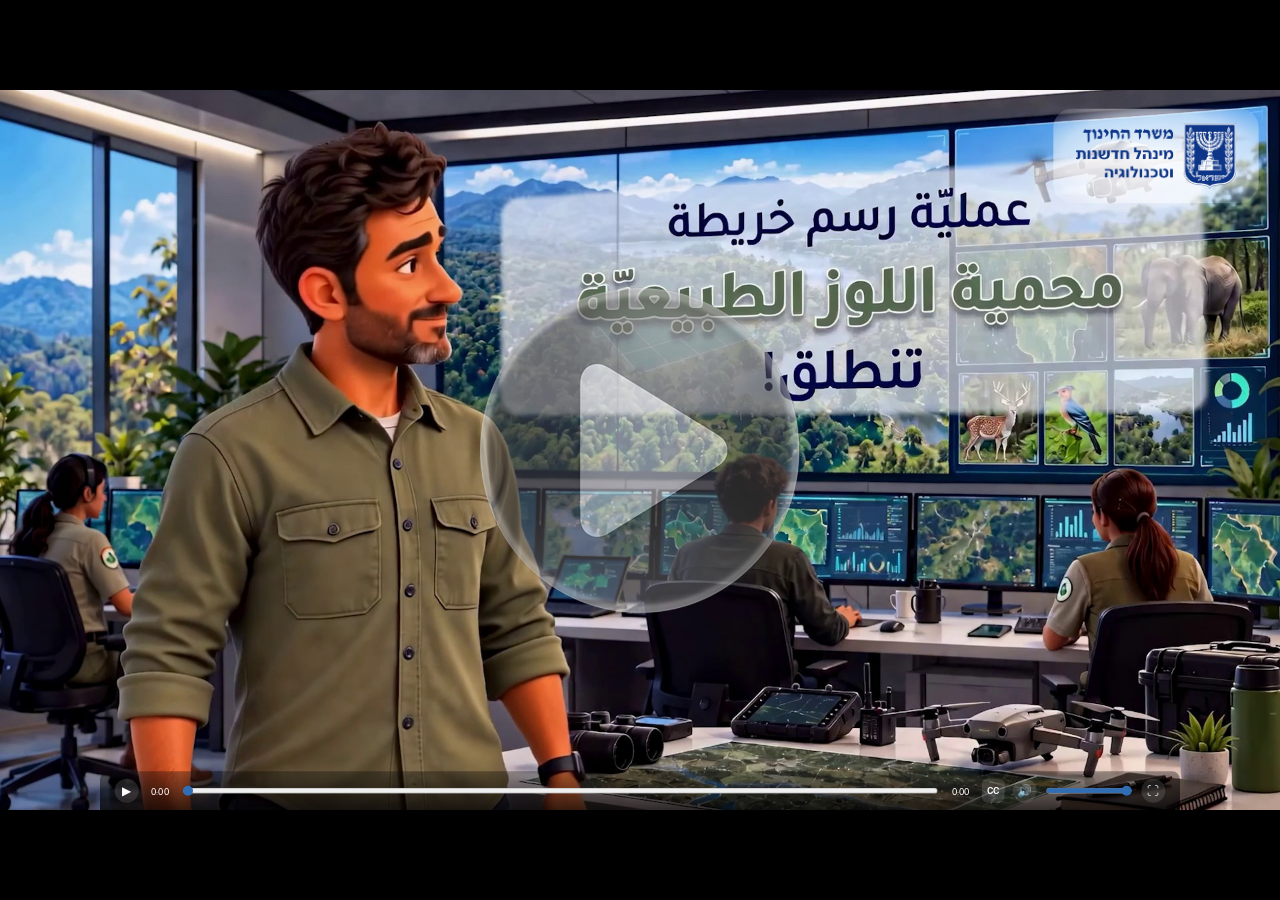
<file: index.html>
<!DOCTYPE html>
<html lang="ar" dir="rtl">
<head>
<meta charset="UTF-8">
<meta name="viewport" content="width=device-width, initial-scale=1.0">
<title>عمليّة رسم خريطة محمية اللوز الطبيعيّة</title>
<link rel="icon" href="data:,">
<link rel="stylesheet" href="styles.css">
<link rel="stylesheet" href="fonts-ar.css">
<link rel="stylesheet" href="style-ar.css">
</head>
<body>
<div id="app" role="main">

<!-- ===================================================================
     One <section> per screen, numbered 1..N with no gaps, written out in
     full here (the QA system counts the sections in this file).
     Attribute order matters to the translation tools: class first, then
     data-screen.
       data-sid    short ASCII name, stable when screens are renumbered
       data-type   opening | explain | video | tiles | hub | question | applet | finish
     Banner comment per screen: number, title, storyboard slides.

     Planned parts the engine gets in Phase 4 (markup is final already):
       .help-btn[data-popup="id"] / .popup-src#id   — help, applet, video and finish popups
       data-kind="input", .q-input[data-answer]      — typed answers; data-match="value" = any equal fraction
       .q-part                                       — a row with its own check, help and feedback (q2)
       .q-tr.q-opt                                   — a table row as an answer option (q3a, q3b)
     =================================================================== -->

<!-- ================= SCREEN 1 — סרטון פתיחה — מנהל השמורה (שקפים 2-3) ================= -->
<section class="screen active" data-screen="1" data-sid="video-intro" data-type="video" tabindex="-1">
  <div class="video-wrap">
    <!-- the poster (data-poster) only shows if the video file is missing; otherwise its first frame shows -->
    <video class="video-el" playsinline preload="metadata" disablepictureinpicture controlslist="nodownload noremoteplayback nofullscreen noplaybackrate" data-poster="assets/images/video-intro-poster.jpg" data-preview-at="0.5"><source src="assets/videos/RAHFAN_RESHET_CLIP1_V3.mp4#t=0.001" type="video/mp4"></video>
    <!-- captions: the producer's SRT (RAHFAN_RESHET_CLIP*.srt), one span per cue -->
    <div class="vcap-src" data-clear-after="54.78" hidden>
        <span data-t="0.98" data-end="1.92">مرحبا بكم،</span>
        <span data-t="1.97" data-end="4.88">تلقّينا في الأيام الأخيرة تقارير عن تغيّرات</span>
        <span data-t="4.93" data-end="7.31">في منطقة محمية اللوز الطبيعيّة</span>
        <span data-t="7.36" data-end="9.15">جفّت بعض مصادر المياه</span>
        <span data-t="9.2" data-end="12.12">وبدأت الحيوانات تتحرّك بشكل غير معتاد</span>
        <span data-t="12.17" data-end="14.28">بحثا عن مصادر مياه جديدة</span>
        <span data-t="14.33" data-end="17.91">لكي نفهم ما تغيّر ونحمي الحيوانات البرّية</span>
        <span data-t="17.96" data-end="19.9">علينا أن نعيد رسم خريطة لجميع</span>
        <span data-t="19.95" data-end="24.07">أنحاء المحمية، باستخدام طائرة مسيّرة للمسح</span>
        <span data-t="24.12" data-end="26.81">وهنا سنحتاج إلى مساعدتكم</span>
        <span data-t="26.86" data-end="29.27">انضمّوا إلى فريقنا من علماء البيئة الصغار</span>
        <span data-t="29.32" data-end="31.8">طلّاب وطالبات مثلكم</span>
        <span data-t="31.85" data-end="34.38">وساعدونا في تخطيط مهمّة المسح</span>
        <span data-t="34.43" data-end="37.13">يهمّنا أن تعرفوا عند تخطيط المسح</span>
        <span data-t="37.18" data-end="40.12">طائرتنا المسيّرة ذات بطّاريّة محدودة</span>
        <span data-t="40.19" data-end="43.48">ولا تستطيع مسح المحمية كلّها في يوم واحد</span>
        <span data-t="43.55" data-end="45.67">هذا يعني أنّنا سنحتاج إلى تقسيم</span>
        <span data-t="45.72" data-end="48.42">المهمّة إلى 3 أيام مسح</span>
        <span data-t="48.47" data-end="51.99">ننهي في نهايتها رسم خريطة المنطقة كلّها</span>
        <span data-t="52.04" data-end="54.78">هل أنتم مستعدّون؟ هيّا نبدأ</span>
      </div>
    <div class="video-caption hidden"><p></p></div>
    <button class="play-btn-big" type="button" aria-label="تشغيل الفيديو"></button>
    <div class="moe-logo moe-logo--card"><img src="assets/images/logos/logo-moe-navy.png" alt="وزارة التربية والتعليم – دائرة الابتكار والتكنولوجيا"></div>
  </div>
  <button class="nav-btn nav-next hidden" type="button" aria-label="التالي"></button>
</section>

<!-- ================= SCREEN 2 — ברוכים הבאים למערכת הבקרה (שקף 4) ================= -->
<section class="screen" data-screen="2" data-sid="welcome" data-type="explain" data-narration tabindex="-1">
  <div class="welcome-scene">
    <img class="screen-bg" src="assets/images/welcome-bg.jpg" alt="">
    <img class="figure-frame reserve-map" src="assets/images/welcome-map.jpg" alt="خريطة المحمية مقسّمة إلى شبكة من المربّعات المتساوية: 5 صفوف و12 عمودا.">
  </div>
  <div class="banner welcome-banner">
    <p class="reveal" data-narration-at="0"><strong>أهلا بكم في نظام التحكّم بالطائرة المسيّرة.</strong></p>
    <p class="reveal" data-narration-at="4.06">محميّتنا مستوية السطح وعلى شكل مستطيل.</p>
    <p class="reveal" data-narration-at="8.22">يقسّم النظام المنطقة إلى شبكة رقميّة من المربّعات المتساوية لتخطيط المسح.</p>
    <p class="reveal" data-narration-at="15.08">مهمّتكم، بصفتكم مخطّطي عمليّة المسح، هي أن تحدّدوا كيف سيُوزَّع عمل المسح بين <span class="keep-together">أيام العمليّة الثلاثة.</span></p>
    <button class="narration-toggle" type="button" aria-label="تشغيل السرد الصوتي" aria-controls="welcome-narration" aria-pressed="false">
      <svg class="narration-speaker" viewBox="0 0 32 32" aria-hidden="true" focusable="false"><path d="M5 12h6l8-6v20l-8-6H5z"/><path class="sound-wave" d="M23 11a7 7 0 0 1 0 10M26 7a12 12 0 0 1 0 18"/></svg>
      <svg class="narration-pause" viewBox="0 0 32 32" aria-hidden="true" focusable="false"><rect x="8" y="7" width="6" height="18" rx="1"/><rect x="19" y="7" width="6" height="18" rx="1"/></svg>
    </button>
  </div>
  <audio class="narration-audio" id="welcome-narration" src="assets/audio/screen2-narration.mp3" preload="auto"></audio>
  <button class="nav-btn nav-prev" type="button" aria-label="العودة"></button>
  <button class="nav-btn nav-next hidden" type="button" aria-label="التالي"></button>
</section>

<!-- ================= SCREEN 3 — שאלה 1 — אורך הצלע הסמוכה (שקפים 5-6) ================= -->
<section class="screen" data-screen="3" data-sid="q1" data-type="question" data-kind="single" data-weight="12.5" data-step="1" tabindex="-1">
  <img class="screen-bg" src="assets/images/bg-question.jpg" alt="">
  <button class="help-btn" type="button" data-popup="help-q1">مساعدة</button>
  <div class="q-card">
    <p class="q-body">1. عليكم أن تتعرّفوا إلى أبعاد المحمية لكي تتمكّنوا من تخطيط مهمّة المسح جيّدا.</p>
    <p class="q-body">معلوم أنّ مساحة المحمية المستطيلة هي 60 كيلومترا مربّعا، وطول أحد أضلاعها 5 كيلومترات.</p>
    <p class="q-body"><strong>ما هو طول الضلع المجاور؟</strong></p>
    <p class="q-instruction">اختاروا الإجابة المناسبة.</p>
    <div class="q-answers" role="radiogroup" aria-label="خيارات الإجابة">
      <div class="q-opt" data-id="1" role="radio" tabindex="0" aria-checked="false"><span class="q-mark"></span>15 كيلومترا</div>
      <div class="q-opt" data-id="2" data-correct role="radio" tabindex="0" aria-checked="false"><span class="q-mark"></span>12 كيلومترا</div>
      <div class="q-opt" data-id="3" role="radio" tabindex="0" aria-checked="false"><span class="q-mark"></span>10 كيلومترات</div>
    </div>
  </div>
  <!-- Separate existing artwork layers leave room for full-size dimension labels. -->
  <figure class="figure-frame q1-map" role="img" aria-label="خريطة المحمية المستطيلة، مقسّمة إلى مربّعات. طول ضلع واحد 5 كيلومترات، وطول الضلع المجاور غير معروف.">
    <div class="q1-grid"><img src="assets/images/q1-map.png" alt=""></div>
    <img class="q1-drone" src="assets/images/shared-paper-drone.png" alt="">
    <img class="q1-compass" src="assets/images/shared-paper-compass.png" alt="">
    <svg class="map-arrows" viewBox="0 0 866 479" aria-hidden="true" focusable="false">
      <line x1="135" y1="72" x2="135" y2="335" />
      <polygon points="128.5,77 141.5,77 135,66" />
      <polygon points="128.5,330 141.5,330 135,341" />
      <line x1="161" y1="366" x2="799" y2="366" />
      <polygon points="167,358 167,374 155,366" />
      <polygon points="793,358 793,374 805,366" />
    </svg>
    <p class="map-label map-side">5 كيلومترات</p>
    <p class="map-label map-bottom">؟ كيلومتر</p>
  </figure>
  <button class="btn-check" type="button" disabled>هل إجابتي صحيحة؟</button>
  <div class="popup-src popup-by-btn" id="help-q1" hidden>
    <p>مساحة المستطيل هي حاصل ضرب طولَي ضلعين متجاورين.</p>
  </div>
  <div class="fb-src" hidden>
    <div data-fb="retry"><p class="fb-t">هذه ليست الإجابة، حاولوا مرّة أخرى.</p><p>يمكنكم النقر على زرّ المساعدة للحصول على تلميح.</p></div>
    <div data-fb="correct"><p class="fb-t">إجابتك صحيحة!</p><p>مساحة المستطيل هي حاصل ضرب طولَي الضلعين المجاورين. معلوم لدينا أنّ مساحة المحمية 60 كيلومترا مربّعا وطول أحد أضلاعها 5 كيلومترات.</p><p>نُجري عمليّة قسمة لإيجاد طول الضلع المجاور:</p><p>12 = 5 : 60 ونحصل على أنّ طول الضلع هو 12 كيلومترا.</p></div>
    <div data-fb="wrong2"><p class="fb-t">هذا خطأ<span class="fb-rest"> – تعالوا نتعلّم من هذا</span></p><p>مساحة المستطيل هي حاصل ضرب طولَي الضلعين المجاورين. معلوم لدينا أنّ مساحة المحمية 60 كيلومترا مربّعا وطول أحد أضلاعها 5 كيلومترات.</p><p>نُجري عمليّة قسمة لإيجاد طول الضلع المجاور:</p><p>12 = 5 : 60 ونحصل على أنّ طول الضلع هو 12 كيلومترا.</p></div>
  </div>
  <button class="nav-btn nav-prev" type="button" aria-label="العودة"></button>
  <button class="nav-btn nav-next hidden" type="button" aria-label="التالي"></button>
</section>

<!-- ================= SCREEN 4 — שאלה 2 — החלק שנותר ביום השלישי (שקפים 7-13) ================= -->
<section class="screen" data-screen="4" data-sid="q2" data-type="question" data-kind="input" data-weight="12.5" data-step="2" tabindex="-1">
  <img class="screen-bg" src="assets/images/bg-question.jpg" alt="">
  <div class="q-card">
    <p class="q-body">2. كما ذُكر، يجب تقسيم مسح مساحة المحمية على ثلاثة أيام.</p>
    <p class="q-body">اقترح طاقم المخطّطين ثلاثة خيارات لتقسيم مساحة المحمية، وهي معروضة في الجدول التالي.</p>
    <p class="q-body"><strong>ما الجزء من مساحة المحمية الذي يتبقّى للمسح في اليوم الثالث في كلّ خيار منها؟</strong></p>
    <p class="q-instruction">اكتبوا الإجابة المناسبة لكلّ خيار.</p>
  </div>
  <img class="paper-card" src="assets/images/shared-paper-card.png" alt="">
  <img class="paper-art paper-drone" src="assets/images/shared-paper-drone.png" alt="">
  <img class="paper-art paper-compass" src="assets/images/shared-paper-compass.png" alt="">
  <div class="q-table" role="table">
    <div class="q-tr q-th" role="row"><span role="columnheader">جزء المساحة الذي سيُمسح</span><span role="columnheader">اليوم الأول</span><span role="columnheader">اليوم الثاني</span><span role="columnheader">اليوم الثالث</span></div>

    <div class="q-tr q-part" role="row" data-part="1">
      <span role="rowheader">الخيار 1</span>
      <span role="cell"><span class="frac"><span>1</span><span>5</span></span></span>
      <span role="cell"><span class="frac"><span>1</span><span>5</span></span></span>
      <span role="cell"><span class="q-input frac-input" data-answer="3/5" data-match="value"><input class="q-in" data-frac="num" inputmode="numeric" aria-label="بسط"><input class="q-in" data-frac="den" inputmode="numeric" aria-label="مقام"></span></span>
      <button class="help-btn" type="button" data-popup="help-q2-1">مساعدة</button>
      <button class="btn-check" type="button" disabled>هل إجابتي صحيحة؟</button>
      <div class="fb-src" hidden>
        <div data-fb="retry"><p class="fb-t">هذه ليست الإجابة، حاولوا مرّة أخرى.</p><p>يمكنكم النقر على زرّ المساعدة للحصول على تلميح.</p></div>
        <div data-fb="correct"><p class="fb-t">إجابتك صحيحة!</p><p><strong>هيّا ننظر إلى خيار المسح الأول.</strong></p><p>يمثّل كلّ جزء في الرسم خُمس مساحة المحمية، فقد تمّ مسح <span class="frac"><span>1</span><span>5</span></span> من مساحة المحمية في اليوم الأول، وتمّ مسح <span class="frac"><span>1</span><span>5</span></span> من المساحة في اليوم الثاني أيضا.</p><p>يعني ذلك أنّه تمّ مسح <span class="frac"><span>2</span><span>5</span></span> من مساحة المحمية في اليومين الأولين معا، ولذلك ما زال يتبقّى للمسح في اليوم الثالث <span class="frac"><span>3</span><span>5</span></span> من مساحة المحمية.</p><div class="fifths-figure" role="img" aria-label="رسم: مساحة المحمية في خمسة أجزاء متساوية. في الخُمس الأول من اليسار مكتوب 1/5، وهو الجزء الذي مُسح في اليوم الأول، وفي الخُمس الثاني مكتوب 1/5، وهو الجزء الذي مُسح في اليوم الثاني."><span class="ff-label ff-l1">الجزء الذي مُسح في اليوم الأول</span><span class="ff-label ff-l2">الجزء الذي مُسح في اليوم الثاني</span><svg class="ff-brace ff-b1" viewBox="0 0 100 20" preserveAspectRatio="none" aria-hidden="true"><path d="M1,19 Q1,11 13,11 H40 Q50,11 50,1 Q50,11 60,11 H87 Q99,11 99,19"/></svg><svg class="ff-brace ff-b2" viewBox="0 0 100 20" preserveAspectRatio="none" aria-hidden="true"><path d="M1,19 Q1,11 13,11 H40 Q50,11 50,1 Q50,11 60,11 H87 Q99,11 99,19"/></svg><span class="ff-cell"><span class="frac"><span>1</span><span>5</span></span></span><span class="ff-cell"><span class="frac"><span>1</span><span>5</span></span></span><span class="ff-cell"></span><span class="ff-cell"></span><span class="ff-cell"></span></div></div>
        <div data-fb="wrong2"><p class="fb-t">الإجابة غير دقيقة<span class="fb-rest"> – تعالوا نتعلّم من هذا</span></p><p><strong>هيّا ننظر إلى خيار المسح الأول.</strong></p><p>يمثّل كلّ جزء في الرسم خُمس مساحة المحمية، فقد تمّ مسح <span class="frac"><span>1</span><span>5</span></span> من مساحة المحمية في اليوم الأول، وتمّ مسح <span class="frac"><span>1</span><span>5</span></span> من المساحة في اليوم الثاني أيضا.</p><p>يعني ذلك أنّه تمّ مسح <span class="frac"><span>2</span><span>5</span></span> من مساحة المحمية في اليومين الأولين معا، ولذلك ما زال يتبقّى للمسح في اليوم الثالث <span class="frac"><span>3</span><span>5</span></span> من مساحة المحمية.</p><div class="fifths-figure" role="img" aria-label="رسم: مساحة المحمية في خمسة أجزاء متساوية. في الخُمس الأول من اليسار مكتوب 1/5، وهو الجزء الذي مُسح في اليوم الأول، وفي الخُمس الثاني مكتوب 1/5، وهو الجزء الذي مُسح في اليوم الثاني."><span class="ff-label ff-l1">الجزء الذي مُسح في اليوم الأول</span><span class="ff-label ff-l2">الجزء الذي مُسح في اليوم الثاني</span><svg class="ff-brace ff-b1" viewBox="0 0 100 20" preserveAspectRatio="none" aria-hidden="true"><path d="M1,19 Q1,11 13,11 H40 Q50,11 50,1 Q50,11 60,11 H87 Q99,11 99,19"/></svg><svg class="ff-brace ff-b2" viewBox="0 0 100 20" preserveAspectRatio="none" aria-hidden="true"><path d="M1,19 Q1,11 13,11 H40 Q50,11 50,1 Q50,11 60,11 H87 Q99,11 99,19"/></svg><span class="ff-cell"><span class="frac"><span>1</span><span>5</span></span></span><span class="ff-cell"><span class="frac"><span>1</span><span>5</span></span></span><span class="ff-cell"></span><span class="ff-cell"></span><span class="ff-cell"></span></div></div>
      </div>
    </div>

    <div class="q-tr q-part" role="row" data-part="2">
      <span role="rowheader">الخيار 2</span>
      <span role="cell"><span class="frac"><span>1</span><span>10</span></span></span>
      <span role="cell"><span class="frac"><span>2</span><span>5</span></span></span>
      <span role="cell"><span class="q-input frac-input" data-answer="5/10" data-match="value"><input class="q-in" data-frac="num" inputmode="numeric" aria-label="بسط"><input class="q-in" data-frac="den" inputmode="numeric" aria-label="مقام"></span></span>
      <button class="help-btn" type="button" data-popup="help-q2-2">مساعدة</button>
      <button class="btn-check" type="button" disabled>هل إجابتي صحيحة؟</button>
      <div class="fb-src" hidden>
        <div data-fb="retry"><p class="fb-t">هذه ليست الإجابة، حاولوا مرّة أخرى.</p><p>يمكنكم النقر على زرّ المساعدة للحصول على تلميح.</p></div>
        <div data-fb="correct"><p class="fb-t">إجابتك صحيحة!</p><p>نحسب معا:</p><p><strong>الخيار 2</strong> – نجمع أجزاء مساحة المحمية التي مسحتها الطائرة المسيّرة في اليوم الأول واليوم الثاني <span class="frac"><span>1</span><span>10</span></span> + <span class="frac"><span>2</span><span>5</span></span>.</p><p>نجمع الكسرين باستخدام المقام المشترك الأصغر 10: <span class="eq"><span class="frac"><span>2</span><span>5</span></span> + <span class="frac"><span>1</span><span>10</span></span> = <span class="frac"><span>4</span><span>10</span></span> + <span class="frac"><span>1</span><span>10</span></span> = <span class="frac"><span>5</span><span>10</span></span></span></p><p>يعني ذلك أنّه يتبقّى للمسح <span class="frac"><span>5</span><span>10</span></span> وهي <span class="frac"><span>1</span><span>2</span></span> من مساحة المحمية.</p></div>
        <div data-fb="wrong2"><p class="fb-t">هذا خطأ<span class="fb-rest"> – تعالوا نتعلّم من هذا</span></p><p>نحسب معا:</p><p><strong>الخيار 2</strong> – نجمع أجزاء مساحة المحمية التي مسحتها الطائرة المسيّرة في اليوم الأول واليوم الثاني <span class="frac"><span>1</span><span>10</span></span> + <span class="frac"><span>2</span><span>5</span></span>.</p><p>نجمع الكسرين باستخدام المقام المشترك الأصغر 10: <span class="eq"><span class="frac"><span>2</span><span>5</span></span> + <span class="frac"><span>1</span><span>10</span></span> = <span class="frac"><span>4</span><span>10</span></span> + <span class="frac"><span>1</span><span>10</span></span> = <span class="frac"><span>5</span><span>10</span></span></span></p><p>يعني ذلك أنّه يتبقّى للمسح <span class="frac"><span>5</span><span>10</span></span> وهي <span class="frac"><span>1</span><span>2</span></span> من مساحة المحمية.</p></div>
      </div>
    </div>

    <div class="q-tr q-part" role="row" data-part="3">
      <span role="rowheader">الخيار 3</span>
      <span role="cell"><span class="frac"><span>1</span><span>4</span></span></span>
      <span role="cell"><span class="frac"><span>1</span><span>6</span></span></span>
      <span role="cell"><span class="q-input frac-input" data-answer="7/12" data-match="value"><input class="q-in" data-frac="num" inputmode="numeric" aria-label="بسط"><input class="q-in" data-frac="den" inputmode="numeric" aria-label="مقام"></span></span>
      <button class="help-btn" type="button" data-popup="help-q2-3">مساعدة</button>
      <button class="btn-check" type="button" disabled>هل إجابتي صحيحة؟</button>
      <div class="fb-src" hidden>
        <div data-fb="retry"><p class="fb-t">هذه ليست الإجابة، حاولوا مرّة أخرى.</p><p>يمكنكم النقر على زرّ المساعدة للحصول على تلميح.</p></div>
        <div data-fb="correct"><p class="fb-t">إجابتك صحيحة!</p><p>نحسب معا:</p><p><strong>الخيار 3</strong> – نجمع أجزاء مساحة المحمية التي مسحتها الطائرة المسيّرة في اليوم الأول واليوم الثاني <span class="frac"><span>1</span><span>6</span></span> + <span class="frac"><span>1</span><span>4</span></span>.</p><p>يلزم لجمع <span class="eq"><span class="frac"><span>1</span><span>4</span></span> + <span class="frac"><span>1</span><span>6</span></span></span> إيجاد مقام مشترك، والمقام المشترك الأصغر هو <strong>12</strong>:</p><p><span class="eq"><span class="frac"><span>1</span><span>4</span></span> + <span class="frac"><span>1</span><span>6</span></span> = <span class="frac"><span>3</span><span>12</span></span> + <span class="frac"><span>2</span><span>12</span></span> = <span class="frac"><span>5</span><span>12</span></span></span></p><p>يعني ذلك أنّه ما زال يتبقّى للمسح <span class="frac"><span>7</span><span>12</span></span> من المساحة.</p></div>
        <div data-fb="wrong2"><p class="fb-t">هذا خطأ<span class="fb-rest"> – تعالوا نتعلّم من هذا</span></p><p>نحسب معا:</p><p><strong>الخيار 3</strong> – نجمع أجزاء مساحة المحمية التي مسحتها الطائرة المسيّرة في اليوم الأول واليوم الثاني <span class="frac"><span>1</span><span>6</span></span> + <span class="frac"><span>1</span><span>4</span></span>.</p><p>يلزم لجمع <span class="eq"><span class="frac"><span>1</span><span>4</span></span> + <span class="frac"><span>1</span><span>6</span></span></span> إيجاد مقام مشترك، والمقام المشترك الأصغر هو <strong>12</strong>:</p><p><span class="eq"><span class="frac"><span>1</span><span>4</span></span> + <span class="frac"><span>1</span><span>6</span></span> = <span class="frac"><span>3</span><span>12</span></span> + <span class="frac"><span>2</span><span>12</span></span> = <span class="frac"><span>5</span><span>12</span></span></span></p><p>يعني ذلك أنّه ما زال يتبقّى للمسح <span class="frac"><span>7</span><span>12</span></span> من المساحة.</p></div>
      </div>
    </div>
  </div>
  <div class="popup-src" id="help-q2-1" hidden>
    <p><strong>هيّا ننظر إلى خيار المسح الأول.</strong></p>
    <p>هذه مساحة المحمية مقسّمة إلى أخماس.</p>
    <!-- the two labels are live text, each under its own piece (the first piece is the leftmost). In the storyboard file they are white on white, so the slide render does not show them, but they are part of the help -->
    <div class="help-fifths">
      <img class="figure-frame" src="assets/images/q2-help1-fifths.png" alt="مساحة المحمية مقسّمة إلى خمسة أجزاء متساوية.">
      <div class="hf-labels">
        <svg class="hf-brace hf-b1" viewBox="0 0 100 20" preserveAspectRatio="none" aria-hidden="true"><path d="M1,19 Q1,11 13,11 H40 Q50,11 50,1 Q50,11 60,11 H87 Q99,11 99,19"/></svg><svg class="hf-brace hf-b2" viewBox="0 0 100 20" preserveAspectRatio="none" aria-hidden="true"><path d="M1,19 Q1,11 13,11 H40 Q50,11 50,1 Q50,11 60,11 H87 Q99,11 99,19"/></svg>
        <span class="hf-label hf-l1">الجزء الذي مُسح في اليوم الأول</span><span class="hf-label hf-l2">الجزء الذي مُسح في اليوم الثاني</span>
      </div>
    </div>
  </div>
  <div class="popup-src" id="help-q2-2" hidden>
    <p><strong>هيّا ننظر إلى خيار المسح الثاني.</strong></p>
    <p>مساحة المحمية مقسّمة إلى أعشار في الرسم العلوي.</p>
    <p>المحمية نفسها مقسّمة إلى أخماس في الرسم السفلي.</p>
    <p>كم عُشرا يوجد في كلّ <span class="frac"><span>1</span><span>5</span></span>؟</p>
    <p><span class="eq"><span class="frac"><span>1</span><span>5</span></span> = <span class="frac"><span>?</span><span>10</span></span></span></p>
    <img class="figure-frame" src="assets/images/q2-help2-tenths.png" alt="مساحة المحمية مقسّمة إلى عشرة أجزاء متساوية.">
    <img class="figure-frame" src="assets/images/q2-help2-fifths.png" alt="مساحة المحمية مقسّمة إلى خمسة أجزاء متساوية.">
  </div>
  <div class="popup-src" id="help-q2-3" hidden>
    <p>عبّروا عن أجزاء مساحات المحمية باستخدام مقام مشترك.</p>
  </div>
  <button class="nav-btn nav-prev" type="button" aria-label="العودة"></button>
  <button class="nav-btn nav-next hidden" type="button" aria-label="التالي"></button>
</section>

<!-- ================= SCREEN 5 — שאלה 3.א — 25% ביום הראשון (שקפים 14-15) ================= -->
<section class="screen" data-screen="5" data-sid="q3a" data-type="question" data-kind="single" data-weight="6.25" data-step="3" tabindex="-1">
  <img class="screen-bg" src="assets/images/bg-question.jpg" alt="">
  <button class="help-btn" type="button" data-popup="help-q3a">مساعدة</button>
  <div class="q-card">
    <p class="q-body">3. أ. أيّ خيار يكون فيه الجزء الذي مُسح <strong>في اليوم الأول</strong> <span class="ltr">25%</span> من مساحة المحمية؟</p>
    <p class="q-instruction">انقروا على الخيار المناسب في الجدول.</p>
  </div>
  <img class="paper-card" src="assets/images/shared-paper-card.png" alt="">
  <img class="paper-art paper-drone" src="assets/images/shared-paper-drone.png" alt="">
  <img class="paper-art paper-compass" src="assets/images/shared-paper-compass.png" alt="">
  <div class="q-table" role="radiogroup" aria-label="خيارات الإجابة">
    <div class="q-tr q-th" aria-hidden="true"><span>جزء المساحة الذي سيُمسح</span><span>اليوم الأول</span><span>اليوم الثاني</span><span>اليوم الثالث</span></div>
    <div class="q-tr q-opt" data-id="1" role="radio" tabindex="0" aria-checked="false"><span>الخيار 1</span><span><span class="frac"><span>1</span><span>5</span></span></span><span><span class="frac"><span>1</span><span>5</span></span></span><span><span class="frac"><span>3</span><span>5</span></span></span></div>
    <div class="q-tr q-opt" data-id="2" role="radio" tabindex="0" aria-checked="false"><span>الخيار 2</span><span><span class="frac"><span>1</span><span>10</span></span></span><span><span class="frac"><span>2</span><span>5</span></span></span><span><span class="eq"><span class="frac"><span>5</span><span>10</span></span><span class="eq-ok"> = <span class="frac"><span>1</span><span>2</span></span></span></span></span></div>
    <div class="q-tr q-opt" data-id="3" data-correct role="radio" tabindex="0" aria-checked="false"><span>الخيار 3</span><span><span class="frac"><span>1</span><span>4</span></span></span><span><span class="frac"><span>1</span><span>6</span></span></span><span><span class="frac"><span>7</span><span>12</span></span></span></div>
  </div>
  <button class="btn-check" type="button" disabled>هل إجابتي صحيحة؟</button>
  <div class="popup-src popup-by-btn" id="help-q3a" hidden>
    <p><span class="eq"><span class="frac"><span>1</span><span>4</span></span> = <span class="frac"><span>?</span><span>100</span></span></span></p>
  </div>
  <div class="fb-src" hidden>
    <div data-fb="retry"><p class="fb-t">هذه ليست الإجابة، حاولوا مرّة أخرى.</p><p>يمكنكم النقر على زرّ المساعدة للحصول على تلميح.</p></div>
    <div data-fb="correct"><p class="fb-t">إجابتك صحيحة!</p><p>تمّ في الخيار 3، في اليوم الأول، مسح <span class="ltr">25%</span> من مساحة المحمية.</p><p><span class="eq"><span class="frac"><span>1</span><span>4</span></span> = <span class="frac"><span>25</span><span>100</span></span></span></p></div>
    <div data-fb="wrong2"><p class="fb-t">هذا خطأ<span class="fb-rest"> – تعالوا نتعلّم من هذا</span></p><p>تمّ في الخيار 3، في اليوم الأول، مسح <span class="ltr">25%</span> من مساحة المحمية.</p><p><span class="eq"><span class="frac"><span>1</span><span>4</span></span> = <span class="frac"><span>25</span><span>100</span></span></span></p></div>
  </div>
  <button class="nav-btn nav-prev" type="button" aria-label="العودة"></button>
  <button class="nav-btn nav-next hidden" type="button" aria-label="التالي"></button>
</section>

<!-- ================= SCREEN 6 — שאלה 3.ב — החלק הקטן ביותר ביום השלישי (שקפים 16-18) ================= -->
<section class="screen" data-screen="6" data-sid="q3b" data-type="question" data-kind="single" data-weight="6.25" data-step="3" tabindex="-1">
  <img class="screen-bg" src="assets/images/bg-question.jpg" alt="">
  <button class="help-btn" type="button" data-popup="help-q3b">مساعدة</button>
  <div class="q-card">
    <p class="q-body"><strong>3. ب.</strong> يبدو، بحسب توقّعات الطقس، أنّ المطر سيهطل في اليوم الثالث من المسح. اقترحت مرام مسح أكبر مساحة ممكنة في اليومين الأولين، لكي تبقى للمسح في اليوم الثالث أصغر مساحة.</p>
    <p class="q-body">أيّ خيار من الخيارات الثلاثة التي أمامكم يبقى فيه <strong>الجزء الأصغر</strong> للمسح <strong>في اليوم الثالث</strong>؟</p>
    <p class="q-instruction">انقروا على الخيار المناسب في الجدول.</p>
  </div>
  <img class="figure-frame character" src="assets/images/q3b-may.png" alt="">
  <img class="paper-card" src="assets/images/shared-paper-card.png" alt="">
  <img class="paper-art paper-drone" src="assets/images/shared-paper-drone.png" alt="">
  <img class="paper-art paper-compass" src="assets/images/shared-paper-compass.png" alt="">
  <div class="q-table" role="radiogroup" aria-label="خيارات الإجابة">
    <div class="q-tr q-th" aria-hidden="true"><span>جزء المساحة الذي سيُمسح</span><span>اليوم الأول</span><span>اليوم الثاني</span><span>اليوم الثالث</span></div>
    <div class="q-tr q-opt" data-id="1" role="radio" tabindex="0" aria-checked="false"><span>الخيار 1</span><span><span class="frac"><span>1</span><span>5</span></span></span><span><span class="frac"><span>1</span><span>5</span></span></span><span><span class="frac"><span>3</span><span>5</span></span></span></div>
    <div class="q-tr q-opt" data-id="2" data-correct role="radio" tabindex="0" aria-checked="false"><span>الخيار 2</span><span><span class="frac"><span>1</span><span>10</span></span></span><span><span class="frac"><span>2</span><span>5</span></span></span><span><span class="eq"><span class="frac"><span>5</span><span>10</span></span><span class="eq-ok"> = <span class="frac"><span>1</span><span>2</span></span></span></span></span></div>
    <div class="q-tr q-opt" data-id="3" role="radio" tabindex="0" aria-checked="false"><span>الخيار 3</span><span><span class="frac"><span>1</span><span>4</span></span></span><span><span class="frac"><span>1</span><span>6</span></span></span><span><span class="frac"><span>7</span><span>12</span></span></span></div>
  </div>
  <button class="btn-check" type="button" disabled>هل إجابتي صحيحة؟</button>
  <div class="popup-src popup-wide" id="help-q3b" hidden>
    <p>حاولوا مقارنة كِبَر الأجزاء المتبقّية.</p>
    <p>لوّنّا في الرسوم التي أمامكم أجزاء المحمية التي سيتمّ مسحها في اليوم الثالث في كلّ خيار.</p>
    <p>أيّ منها تكون فيه المساحة المتبقّية للمسح في اليوم الثالث هي الأصغر؟</p>
    <div class="help-options">
      <div class="help-option"><img class="figure-frame" src="assets/images/q3b-help-a.png" alt="مساحة المحمية مقسّمة إلى خمسة أجزاء؛ ثلاثة منها ملوّنة."><p>الخيار أ <span class="frac"><span>3</span><span>5</span></span></p></div>
      <div class="help-option"><img class="figure-frame" src="assets/images/q3b-help-b.png" alt="مساحة المحمية مقسّمة إلى عشرة أجزاء؛ خمسة منها ملوّنة."><p>الخيار ب <span class="frac"><span>5</span><span>10</span></span></p></div>
      <div class="help-option"><img class="figure-frame" src="assets/images/q3b-help-c.png" alt="مساحة المحمية مقسّمة إلى اثني عشر جزءا؛ سبعة منها ملوّنة."><p>الخيار ت <span class="frac"><span>7</span><span>12</span></span></p></div>
    </div>
  </div>
  <div class="fb-src" hidden>
    <div data-fb="retry"><p class="fb-t">هذه ليست الإجابة، حاولوا مرّة أخرى.</p><p>يمكنكم النقر على زرّ المساعدة للحصول على تلميح.</p></div>
    <div data-fb="correct"><p class="fb-t">إجابتك صحيحة!</p><p>نرى من الجدول أنّه في الخيار 1 يتبقّى للمسح في اليوم الثالث <span class="frac"><span>3</span><span>5</span></span> من المساحة، وفي الخيار 3 يتبقّى للمسح <span class="frac"><span>7</span><span>12</span></span> من المساحة.</p><p>تبقّت في هذين الخيارين مساحة أكبر من <span class="frac"><span>1</span><span>2</span></span> من مساحة المحمية.</p><p>يتبقّى للمسح في الخيار 2 بالضبط <span class="frac"><span>1</span><span>2</span></span> من المساحة، وهي أصغر مساحة تبقّت للمسح، ولذلك الخيار 2 هو المناسب.</p></div>
    <div data-fb="wrong2"><p class="fb-t">هذا خطأ<span class="fb-rest"> – تعالوا نتعلّم من هذا</span></p><p>نرى من الجدول أنّه في الخيار 1 يتبقّى للمسح في اليوم الثالث <span class="frac"><span>3</span><span>5</span></span> من المساحة، وفي الخيار 3 يتبقّى للمسح <span class="frac"><span>7</span><span>12</span></span> من المساحة.</p><p>تبقّت في هذين الخيارين مساحة أكبر من <span class="frac"><span>1</span><span>2</span></span> من مساحة المحمية.</p><p>يتبقّى للمسح في الخيار 2 بالضبط <span class="frac"><span>1</span><span>2</span></span> من المساحة، وهي أصغر مساحة تبقّت للمسح، ولذلك الخيار 2 هو المناسب.</p></div>
  </div>
  <button class="nav-btn nav-prev" type="button" aria-label="العودة"></button>
  <button class="nav-btn nav-next hidden" type="button" aria-label="التالي"></button>
</section>

<!-- ================= SCREEN 7 — סרטון מעבר — תנאים חדשים (שקף 19) ================= -->
<section class="screen" data-screen="7" data-sid="video-conditions" data-type="video" tabindex="-1">
  <div class="video-wrap">
    <video class="video-el" playsinline preload="metadata" disablepictureinpicture controlslist="nodownload noremoteplayback nofullscreen noplaybackrate" data-poster="assets/images/video-conditions-poster.jpg"><source src="assets/videos/RAHFAN_RESHET_CLIP2_V2.mp4#t=0.001" type="video/mp4"></video>
    <div class="vcap-src" data-clear-after="30.96" hidden>
        <span data-t="0.27" data-end="2.14">وصلنا تحديث من غرفة التحكّم</span>
        <span data-t="2.19" data-end="3.81">تغيّر الطقس</span>
        <span data-t="3.86" data-end="5.65">إذًا، لا حاجة إلى مسح الجزء</span>
        <span data-t="5.7" data-end="7.98">الأكبر في اليومين الأولين</span>
        <span data-t="8.03" data-end="11.75">هناك، مع ذلك، شروط جديدة للمهمّة</span>
        <span data-t="11.8" data-end="15.52">يجب أن تكون المساحة التي ستُمسح في اليوم الثاني أكبر</span>
        <span data-t="15.57" data-end="19.48">بمرّتين من الجزء الذي سيُمسح في اليوم الأول</span>
        <span data-t="19.64" data-end="22.3">ويبقى للمسح في اليوم الثالث مساحة أصغر</span>
        <span data-t="22.35" data-end="24.73">من نصف مساحة المحمية</span>
        <span data-t="24.78" data-end="28.35">حسنا، نحتاج إذن إلى التفكير في خيار</span>
        <span data-t="28.4" data-end="30.96">آخر يلبّي هذه الشروط</span>
      </div>
    <div class="video-caption hidden"><p></p></div>
    <button class="play-btn-big" type="button" aria-label="تشغيل الفيديو"></button>
  </div>
  <button class="nav-btn nav-prev" type="button" aria-label="العودة"></button>
  <button class="nav-btn nav-next hidden" type="button" aria-label="التالي"></button>
</section>

<!-- ================= SCREEN 8 — שאלה 4 — תוכנית סריקה חדשה (שקפים 20-21) ================= -->
<section class="screen" data-screen="8" data-sid="q4" data-type="question" data-kind="input" data-grade="hook" data-feedback-close data-weight="12.5" data-step="4" tabindex="-1">
  <img class="screen-bg" src="assets/images/bg-question.jpg" alt="">
  <button class="help-btn" type="button" data-popup="help-q4">مساعدة</button>
  <button class="applet-btn blink" type="button" data-popup="applet-q4">التطبيق</button>
  <div class="q-card">
    <p class="q-body"><strong>4. أعدّوا خطّة مسح جديدة تلائم الشروط الجديدة. استعينوا بالتطبيق الموجود في الأعلى، واكتبوا أيّ جزء من مساحة المحمية سيُمسح في كلّ يوم من الأيام:</strong></p>
  </div>
  <div class="conditions-card">
    <img class="cond-art" src="assets/images/shared-conditions-card.png" alt="">
    <h3 class="sr-only">شروط المهمّة الجديدة</h3>
    <ul>
      <li>ستكون المساحة التي ستُمسح في اليوم الثاني أكبر بمرّتين من المساحة التي مُسحت في اليوم الأول.</li>
      <li>ستكون المساحة التي ستتبقّى للمسح في اليوم الثالث أصغر من <span class="frac"><span>1</span><span>2</span></span> من مساحة المحمية.</li>
    </ul>
    <p class="cond-reminder">تذكّروا: يجب أن يتمّ المسح في <strong class="cond-em">ثلاثة أيام</strong>.</p>
  </div>
  <div class="q-fields">
    <div class="q-field"><span class="q-field-label" id="q4-d1">اليوم الأول:</span><span class="q-input frac-input" data-name="d1" aria-labelledby="q4-d1"><input class="q-in" data-frac="num" inputmode="numeric" aria-label="بسط"><input class="q-in" data-frac="den" inputmode="numeric" aria-label="مقام"></span></div>
    <div class="q-field"><span class="q-field-label" id="q4-d2">اليوم الثاني:</span><span class="q-input frac-input" data-name="d2" aria-labelledby="q4-d2"><input class="q-in" data-frac="num" inputmode="numeric" aria-label="بسط"><input class="q-in" data-frac="den" inputmode="numeric" aria-label="مقام"></span></div>
    <div class="q-field"><span class="q-field-label" id="q4-d3">اليوم الثالث:</span><span class="q-input frac-input" data-name="d3" aria-labelledby="q4-d3"><input class="q-in" data-frac="num" inputmode="numeric" aria-label="بسط"><input class="q-in" data-frac="den" inputmode="numeric" aria-label="مقام"></span></div>
  </div>
  <button class="btn-check" type="button" disabled>هل إجابتي صحيحة؟</button>
  <div class="popup-src popup-by-btn" id="help-q4" hidden>
    <p>مثال: إذا كانت الطائرة المسيّرة تمسح في اليوم الأول <span class="frac"><span>1</span><span>4</span></span> من مساحة المحمية، فماذا سيحدث في اليوم الثاني والثالث؟</p>
  </div>
  <div class="popup-src popup-wide" id="applet-q4" hidden>
    <div class="applet-frame"><iframe src="assets/app/scan-split.html" title="تقسيم مساحة المسح" scrolling="no"></iframe></div>
  </div>
  <div class="fb-src" hidden>
    <div data-fb="retry"><p class="fb-t">هذه ليست الإجابة، حاولوا مرّة أخرى.</p><p>يمكنكم النقر على زرّ المساعدة للحصول على تلميح.</p></div>
    <div data-fb="correct"><p class="fb-t">إجابتك صحيحة!</p><p>يمكن العمل بحسب الترتيب التالي لبناء خطّة تلائم الشروط:</p><ol><li>نختار الجزء الذي سيُمسح في اليوم الأول.</li><li>نضرب هذا الجزء في 2 فنحصل على الجزء الذي سيُمسح في اليوم الثاني.</li><li>نجمع الجزأين، ونطرحهما من الواحد الصحيح (مساحة المحمية كلّها) – وهكذا نحصل على المساحة التي تبقّت في اليوم الثالث.</li><li>نتحقّق من أنّ المساحة المتبقّية للمسح في اليوم الثالث أصغر من <span class="frac"><span>1</span><span>2</span></span></li><li>نتحقّق من أنّ مجموع الأجزاء كلّها يساوي الواحد الصحيح.</li></ol><p>أمامكم خياران كمثال:</p><table class="fb-table"><tr><th></th><th>اليوم الأول</th><th>اليوم الثاني</th><th>اليوم الثالث</th></tr><tr><th>الخيار 1</th><td><span class="frac"><span>3</span><span>10</span></span></td><td><span class="frac"><span>6</span><span>10</span></span></td><td><span class="frac"><span>1</span><span>10</span></span></td></tr><tr><th>الخيار 2</th><td><span class="frac"><span>1</span><span>5</span></span></td><td><span class="frac"><span>2</span><span>5</span></span></td><td><span class="frac"><span>2</span><span>5</span></span></td></tr></table></div>
    <div data-fb="wrong2"><p class="fb-t">هذا خطأ<span class="fb-rest"> – تعالوا نتعلّم من هذا</span></p><p>يمكن العمل بحسب الترتيب التالي لبناء خطّة تلائم الشروط:</p><ol><li>نختار الجزء الذي سيُمسح في اليوم الأول.</li><li>نضرب هذا الجزء في 2 فنحصل على الجزء الذي سيُمسح في اليوم الثاني.</li><li>نجمع الجزأين، ونطرحهما من الواحد الصحيح (مساحة المحمية كلّها) – وهكذا نحصل على المساحة التي تبقّت في اليوم الثالث.</li><li>نتحقّق من أنّ المساحة المتبقّية للمسح في اليوم الثالث أصغر من <span class="frac"><span>1</span><span>2</span></span></li><li>نتحقّق من أنّ مجموع الأجزاء كلّها يساوي الواحد الصحيح.</li></ol><p>أمامكم خياران كمثال:</p><table class="fb-table"><tr><th></th><th>اليوم الأول</th><th>اليوم الثاني</th><th>اليوم الثالث</th></tr><tr><th>الخيار 1</th><td><span class="frac"><span>3</span><span>10</span></span></td><td><span class="frac"><span>6</span><span>10</span></span></td><td><span class="frac"><span>1</span><span>10</span></span></td></tr><tr><th>الخيار 2</th><td><span class="frac"><span>1</span><span>5</span></span></td><td><span class="frac"><span>2</span><span>5</span></span></td><td><span class="frac"><span>2</span><span>5</span></span></td></tr></table></div>
  </div>
  <button class="nav-btn nav-prev" type="button" aria-label="العودة"></button>
  <button class="nav-btn nav-next hidden" type="button" aria-label="التالي"></button>
</section>

<!-- ================= SCREEN 9 — שאלה 5 — האם ההצעה עומדת בתנאים (שקפים 22-24) ================= -->
<section class="screen" data-screen="9" data-sid="q5" data-type="question" data-require-video data-kind="single" data-attempts="1" data-weight="12.5" data-step="5" tabindex="-1">
  <img class="screen-bg" src="assets/images/bg-question.jpg" alt="">
  <button class="help-btn" type="button" data-popup="help-q5">مساعدة</button>
  <button class="applet-btn blink" type="button" data-popup="applet-q5">التطبيق</button>
  <div class="q-card">
    <p class="q-body"><strong>5. اقترح أحد أعضاء الطاقم أن يُمسح في اليوم الأول <span class="frac"><span>2</span><span>5</span></span> من مساحة المحمية.</strong></p>
    <p class="q-body"><strong>هل يلبّي هذا الاقتراح شروط المهمّة؟</strong></p>
    <div class="q-answers" role="radiogroup" aria-label="خيارات الإجابة">
      <div class="q-opt" data-id="1" role="radio" tabindex="0" aria-checked="false"><span class="q-mark"></span>نعم</div>
      <div class="q-opt" data-id="2" data-correct role="radio" tabindex="0" aria-checked="false"><span class="q-mark"></span>لا</div>
    </div>
    <label class="q-free-label" for="q5-why">اشرحوا السبب:</label>
    <textarea class="q-free" id="q5-why" data-min-chars="3"></textarea>
    <!-- shown after an option is picked while the explanation is still too short -->
    <div class="q-free-hint" role="status" hidden>
      <svg class="hint-hand" viewBox="0 0 64 76" aria-hidden="true" focusable="false">
        <path d="M24 38V9a6 6 0 0 1 12 0v26" />
        <path d="M36 35c0-5 11-5 11 0 4-3 10 1 8 6 5 0 6 6 4 10-2 8-6 19-8 21H27c-4-4-12-14-14-18-2-4 1-8 5-7 3 1 6 4 6 4z" />
        <path d="M36 44v8M47 41v10M55 46v8" class="hint-crease" />
      </svg>
      <span class="hint-text">لا تنسوا شرح السبب</span>
    </div>
  </div>
  <div class="conditions-card">
    <img class="cond-art" src="assets/images/shared-conditions-card.png" alt="">
    <h3 class="sr-only">شروط المهمّة الجديدة</h3>
    <ul>
      <li>ستكون المساحة التي ستُمسح في اليوم الثاني أكبر بمرّتين من المساحة التي مُسحت في اليوم الأول.</li>
      <li>ستكون المساحة التي ستتبقّى للمسح في اليوم الثالث أصغر من <span class="frac"><span>1</span><span>2</span></span> من مساحة المحمية.</li>
    </ul>
    <p class="cond-reminder">تذكّروا: يجب أن يتمّ المسح في <strong class="cond-em">ثلاثة أيام</strong>.</p>
  </div>
  <button class="btn-check" type="button" disabled>هل إجابتي صحيحة؟</button>
  <div class="popup-src popup-by-btn" id="help-q5" hidden>
    <p>ما الجزء من المحمية الذي سيُمسح في اليومين الأول والثاني معا بحسب الاقتراح؟</p>
  </div>
  <div class="popup-src popup-wide" id="applet-q5" hidden>
    <div class="applet-frame"><iframe src="assets/app/scan-split.html" title="تقسيم مساحة المسح" scrolling="no"></iframe></div>
  </div>
  <div class="popup-src popup-wide" id="video-q5" hidden>
    <div class="video-wrap">
      <video class="video-el" playsinline preload="metadata" disablepictureinpicture controlslist="nodownload noremoteplayback nofullscreen noplaybackrate" data-poster="assets/images/q5-video-poster.jpg"><source src="assets/videos/RAHFAN_RESHET_CLIP3_V2.mp4#t=0.001" type="video/mp4"></video>
      <div class="vcap-src" data-clear-after="18.62" hidden>
        <span data-t="0.34" data-end="2.51">يجب بحسب شروط المهمّة</span>
        <span data-t="2.56" data-end="4.38">أن نمسح في اليوم الثاني</span>
        <span data-t="4.43" data-end="9.53">جزءا أكبر بمرّتين من الجزء الذي مُسح في اليوم الأول</span>
        <span data-t="9.58" data-end="11.23">جمع المساحتين معا</span>
        <span data-t="11.28" data-end="14.5">يعطي مساحة أكبر من الواحد الصحيح</span>
        <span data-t="14.55" data-end="18.62">ولذلك لا يلبّي هذا الخيار شروط المهمّة</span>
      </div>
      <div class="video-caption hidden"><p></p></div>
      <button class="play-btn-big" type="button" aria-label="تشغيل الفيديو"></button>
    </div>
  </div>
  <div class="fb-src" hidden>
    <!-- one try only (data-attempts="1"): this message is never shown; qa_check.py asks every question for one -->
    <div data-fb="retry"><p class="fb-t">هذه ليست الإجابة، حاولوا مرّة أخرى.</p><p>يمكنكم النقر على زرّ المساعدة للحصول على تلميح.</p></div>
    <div data-fb="correct"><p class="fb-t">هذا الاقتراح لا يلبّي شروط المهمّة</p><p>انقروا على الفيديو.</p><button class="fb-video-btn" type="button" data-popup="video-q5" aria-label="تشغيل الفيديو"></button></div>
    <div data-fb="wrong2"><p class="fb-t">هذا الاقتراح لا يلبّي شروط المهمّة</p><p>انقروا على الفيديو.</p><button class="fb-video-btn" type="button" data-popup="video-q5" aria-label="تشغيل الفيديو"></button></div>
  </div>
  <button class="nav-btn nav-prev" type="button" aria-label="العودة"></button>
  <button class="nav-btn nav-next hidden" type="button" aria-label="التالي"></button>
</section>

<!-- ================= SCREEN 10 — שאלה 6 — השטח שנסרק ביום השני (שקפים 25-26) ================= -->
<section class="screen" data-screen="10" data-sid="q6" data-type="question" data-kind="single" data-weight="12.5" data-step="6" tabindex="-1">
  <img class="screen-bg" src="assets/images/bg-question.jpg" alt="">
  <button class="help-btn" type="button" data-popup="help-q6">مساعدة</button>
  <div class="q-card">
    <p class="q-body"><strong>6. اختار أعضاء الطاقم الاقتراح التالي:</strong></p>
    <div class="plan-card">
        <table class="plan-table">
        <tr><th>جزء المساحة الذي سيُمسح</th><th>اليوم الأول</th><th>اليوم الثاني</th><th>اليوم الثالث</th></tr>
        <tr><th>اقتراح للأجزاء التي ستُمسح</th><td><span class="frac"><span>3</span><span>10</span></span></td><td><span class="frac"><span>3</span><span>5</span></span></td><td><span class="frac"><span>1</span><span>10</span></span></td></tr>
      </table>
      <img class="plan-art plan-notepad" src="assets/images/q6-notepad.png" alt="">
      <img class="plan-art plan-binoculars" src="assets/images/q6-binoculars.png" alt="">
    </div>
  </div>
  <div class="q6-ask">
    <p class="q-body">معلوم أنّ مساحة المحمية 60 كيلومترا مربّعا.</p>
    <p class="q-body"><strong>احسبوا المساحة التي مُسحت في اليوم الثاني</strong></p>
    <p class="q-instruction">اختاروا الإجابة الصحيحة:</p>
    <div class="q-answers" role="radiogroup" aria-label="خيارات الإجابة">
      <div class="q-opt" data-id="1" role="radio" tabindex="0" aria-checked="false"><span class="q-mark"></span>26 كيلومترا مربّعا</div>
      <div class="q-opt" data-id="2" role="radio" tabindex="0" aria-checked="false"><span class="q-mark"></span>24 كيلومترا مربّعا</div>
      <div class="q-opt" data-id="3" role="radio" tabindex="0" aria-checked="false"><span class="q-mark"></span>30 كيلومترا مربّعا</div>
      <div class="q-opt" data-id="4" data-correct role="radio" tabindex="0" aria-checked="false"><span class="q-mark"></span>36 كيلومترا مربّعا</div>
    </div>
  </div>
  <img class="figure-frame characters" src="assets/images/q6-kids.png" alt="">
  <button class="btn-check" type="button" disabled>هل إجابتي صحيحة؟</button>
  <div class="popup-src popup-by-btn" id="help-q6" hidden>
    <p>ابدؤوا بقسمة مساحة المحمية على 5 لتحسبوا عدد الكيلومترات المربّعة في <span class="frac"><span>2</span><span>5</span></span> من 60 كيلومترا مربّعا.</p>
  </div>
  <div class="fb-src" hidden>
    <div data-fb="retry"><p class="fb-t">هذه ليست الإجابة، حاولوا مرّة أخرى.</p><p>يمكنكم النقر على زرّ المساعدة للحصول على تلميح.</p></div>
    <div data-fb="correct"><p class="fb-t">إجابتك صحيحة!</p><p>مساحة المحمية كلّها 60 كيلومترا مربّعا، وقد تمّ مسح <span class="frac"><span>3</span><span>5</span></span> من مساحة المحمية في اليوم الثاني. نقسّم مساحة المحمية إلى 5 أجزاء متساوية.</p><p>12 = 5 : 60</p><p>يعني ذلك أنّ كلّ <span class="frac"><span>1</span><span>5</span></span> من مساحة المحمية تساوي 12 كيلومترا مربّعا.</p><p>ينتج عن ذلك أنّ <span class="frac"><span>3</span><span>5</span></span> من مساحة المحمية تساوي 36 كيلومترا مربّعا.</p><div class="km-figure"><img class="figure-frame fb-figure" src="assets/images/q6-fb-map.png" alt="مساحة المحمية في خمسة أجزاء؛ ثلاثة أجزاء معلّمة."><span class="km k1">12 كيلومترا مربّعا</span><span class="km k2">12 كيلومترا مربّعا</span><span class="km k3">12 كيلومترا مربّعا</span></div></div>
    <div data-fb="wrong2"><p class="fb-t">هذا خطأ<span class="fb-rest"> – تعالوا نتعلّم من هذا</span></p><p>مساحة المحمية كلّها 60 كيلومترا مربّعا، وقد تمّ مسح <span class="frac"><span>3</span><span>5</span></span> من مساحة المحمية في اليوم الثاني. نقسّم مساحة المحمية إلى 5 أجزاء متساوية.</p><p>12 = 5 : 60</p><p>يعني ذلك أنّ كلّ <span class="frac"><span>1</span><span>5</span></span> من مساحة المحمية تساوي 12 كيلومترا مربّعا.</p><p>ينتج عن ذلك أنّ <span class="frac"><span>3</span><span>5</span></span> من مساحة المحمية تساوي 36 كيلومترا مربّعا.</p><div class="km-figure"><img class="figure-frame fb-figure" src="assets/images/q6-fb-map.png" alt="مساحة المحمية في خمسة أجزاء؛ ثلاثة أجزاء معلّمة."><span class="km k1">12 كيلومترا مربّعا</span><span class="km k2">12 كيلومترا مربّعا</span><span class="km k3">12 كيلومترا مربّعا</span></div></div>
  </div>
  <button class="nav-btn nav-prev" type="button" aria-label="العودة"></button>
  <button class="nav-btn nav-next hidden" type="button" aria-label="التالي"></button>
</section>

<!-- ================= SCREEN 11 — סרטון — הסריקה הסתיימה (שקפים 27-28) ================= -->
<section class="screen" data-screen="11" data-sid="video-results" data-type="video" tabindex="-1">
  <div class="video-wrap">
    <video class="video-el" playsinline preload="metadata" disablepictureinpicture controlslist="nodownload noremoteplayback nofullscreen noplaybackrate" data-preview-at="0.13" data-poster="assets/images/video-results-poster.jpg"><source src="assets/videos/RAHFAN_RESHET_CLIP4_V3.mp4#t=0.001" type="video/mp4"></video>
    <div class="vcap-src" data-clear-after="46.01" hidden>
        <span data-t="0.0" data-end="1.82">نجحت خطّتنا!</span>
        <span data-t="1.87" data-end="3.95">أنهت الطائرة المسيّرة المسح</span>
        <span data-t="4.0" data-end="7.45">وجمعت معلومات كثيرة جدا عن المحمية</span>
        <span data-t="7.5" data-end="11.72">هيّا نعرض المعلومات التي جُمعت بواسطة مخطّط دائري</span>
        <span data-t="11.95" data-end="15.1">مذهل! عالج الطاقم البيانات</span>
        <span data-t="15.15" data-end="20.89">ويمكننا أن نرى كيف انقسمت مساحة المحمية بحسب أنواع المناطق</span>
        <span data-t="20.94" data-end="24.73">1/2 من مساحة المحمية أحراش ونباتات</span>
        <span data-t="24.78" data-end="28.3">1/4 من مساحة المحمية هي مصادر المياه</span>
        <span data-t="28.35" data-end="33.22">و1/5 من المساحة مسارات الوصول لطواقم العمل بالمحمية</span>
        <span data-t="33.27" data-end="38.42">و1/10 من المساحة هي منطقة إطلالة للزوّار والزائرات</span>
        <span data-t="38.47" data-end="41.9">لحظة، يبدو لي أنّ هناك خطأ في البيانات!</span>
        <span data-t="41.95" data-end="43.26">حقّا؟</span>
        <span data-t="43.47" data-end="46.01">هيّا نفحص ذلك معا</span>
      </div>
    <div class="video-caption hidden"><p></p></div>
    <button class="play-btn-big" type="button" aria-label="تشغيل الفيديو"></button>
  </div>
  <button class="nav-btn nav-prev" type="button" aria-label="العودة"></button>
  <button class="nav-btn nav-next hidden" type="button" aria-label="التالي"></button>
</section>

<!-- ================= SCREEN 12 — שאלה 7 — הטעות בדיאגרמה (שקפים 29-30) ================= -->
<section class="screen" data-screen="12" data-sid="q7" data-type="question" data-kind="single" data-weight="12.5" data-step="7" tabindex="-1">
  <img class="screen-bg" src="assets/images/q7-bg.jpg" alt="">
  <button class="help-btn" type="button" data-popup="help-q7">مساعدة</button>
  <div class="q-card">
    <p class="q-body"><strong>7. أمامكم المخطّط الذي يعرض تقسيم مساحة المحمية</strong> بحسب المناطق.</p>
    <p class="q-body"><strong>ما الخطأ الذي اكتشفته مرام؟</strong></p>
    <p class="q-instruction">اختاروا الادّعاء الصحيح:</p>
    <div class="q-answers" role="radiogroup" aria-label="خيارات الإجابة">
      <div class="q-opt" data-id="1" role="radio" tabindex="0" aria-checked="false"><span class="q-mark"></span>مجموع جميع الكسور المعروضة في المخطّط يساوي 1</div>
      <div class="q-opt" data-id="2" role="radio" tabindex="0" aria-checked="false"><span class="q-mark"></span>مجموع جميع الكسور المعروضة أصغر من 1</div>
      <div class="q-opt" data-id="3" data-correct role="radio" tabindex="0" aria-checked="false"><span class="q-mark"></span>مجموع جميع الكسور المعروضة أكبر من 1</div>
    </div>
  </div>
  <img class="figure-frame q7-image" src="assets/images/q7-img.png" alt="تقرير تحليل مساحة المحمية: أحراش ونباتات 1/2؛ مصادر المياه 1/4؛ مسارات الوصول لطواقم العمل بالمحمية 1/5؛ منطقة إطلالة للزوّار والزائرات 1/10.">
  <button class="btn-check" type="button" disabled>هل إجابتي صحيحة؟</button>
  <div class="popup-src popup-by-btn" id="help-q7" hidden>
    <p>احسبوا مجموع الأجزاء</p>
  </div>
  <div class="fb-src" hidden>
    <div data-fb="retry"><p class="fb-t">هذه ليست الإجابة، حاولوا مرّة أخرى.</p><p>يمكنكم النقر على زرّ المساعدة للحصول على تلميح.</p></div>
    <div data-fb="correct"><p class="fb-t">إجابتك صحيحة!</p><p>نجد المقام المشترك لجميع الكسور ونجمعها لحساب مجموع الكسور المعروضة في المخطّط:</p><p><span class="eq"><span class="frac"><span>1</span><span>2</span></span> + <span class="frac"><span>1</span><span>4</span></span> + <span class="frac"><span>1</span><span>5</span></span> + <span class="frac"><span>1</span><span>10</span></span> = <span class="frac"><span>10</span><span>20</span></span> + <span class="frac"><span>5</span><span>20</span></span> + <span class="frac"><span>4</span><span>20</span></span> + <span class="frac"><span>2</span><span>20</span></span> = <span class="frac"><span>21</span><span>20</span></span> = 1 <span class="frac"><span>1</span><span>20</span></span></span></p><p>نحصل على أنّ مجموع الأجزاء هو: <span class="eq"><span class="frac"><span>21</span><span>20</span></span> = 1 <span class="frac"><span>1</span><span>20</span></span></span></p></div>
    <div data-fb="wrong2"><p class="fb-t">هذا خطأ<span class="fb-rest"> – تعالوا نتعلّم من هذا</span></p><p>نجد المقام المشترك لجميع الكسور ونجمعها لحساب مجموع الكسور المعروضة في المخطّط:</p><p><span class="eq"><span class="frac"><span>1</span><span>2</span></span> + <span class="frac"><span>1</span><span>4</span></span> + <span class="frac"><span>1</span><span>5</span></span> + <span class="frac"><span>1</span><span>10</span></span> = <span class="frac"><span>10</span><span>20</span></span> + <span class="frac"><span>5</span><span>20</span></span> + <span class="frac"><span>4</span><span>20</span></span> + <span class="frac"><span>2</span><span>20</span></span> = <span class="frac"><span>21</span><span>20</span></span> = 1 <span class="frac"><span>1</span><span>20</span></span></span></p><p>نحصل على أنّ مجموع الأجزاء هو: <span class="eq"><span class="frac"><span>21</span><span>20</span></span> = 1 <span class="frac"><span>1</span><span>20</span></span></span></p></div>
  </div>
  <button class="nav-btn nav-prev" type="button" aria-label="العودة"></button>
  <button class="nav-btn nav-next hidden" type="button" aria-label="التالي"></button>
</section>

<!-- ================= SCREEN 13 — הדיאגרמה הנכונה (שקף 31) ================= -->
<section class="screen" data-screen="13" data-sid="diagram-fixed" data-type="explain" tabindex="-1">
  <img class="screen-bg" src="assets/images/diagram-fixed-bg-new.png" alt="">
  <div class="banner diagram-banner"><p>تبيّن من فحص أُجري أنّه كان هناك خطأ في حساب جزء مسارات الوصول لطواقم العمل بالمحمية. <strong>هذا هو المخطّط الصحيح:</strong></p></div>
  <div class="dash">
    <p class="dash-title">تقرير تحليل مساحة المحمية</p>
    <img class="dash-pie" src="assets/images/diagram-fixed-pie.png" alt="مخطّط دائري: نصف، وربع، وثلاثة أجزاء من عشرين، وعُشر.">
    <ul class="diagram-legend">
      <li class="lg-1"><span class="lg-name">أحراش ونباتات</span><span class="frac"><span>1</span><span>2</span></span></li>
      <li class="lg-2"><span class="lg-name">مصادر المياه</span><span class="frac"><span>1</span><span>4</span></span></li>
      <li class="lg-3"><span class="lg-name">مسارات الوصول لطواقم العمل بالمحمية</span><span class="frac"><span>3</span><span>20</span></span></li>
      <li class="lg-4"><span class="lg-name">منطقة إطلالة للزوّار والزائرات</span><span class="frac"><span>1</span><span>10</span></span></li>
    </ul>
  </div>
  <img class="kid kid-roy" src="assets/images/diagram-fixed-roy.png" alt="">
  <img class="kid kid-may" src="assets/images/diagram-fixed-may.png" alt="">
  <button class="nav-btn nav-prev" type="button" aria-label="العودة"></button>
  <button class="nav-btn nav-next hidden" type="button" aria-label="التالي"></button>
</section>

<!-- ================= SCREEN 14 — שאלה 8 — כמה צבאים בשמורה (שקפים 32-33) ================= -->
<section class="screen" data-screen="14" data-sid="q8" data-type="question" data-kind="input" data-weight="12.5" data-step="8" tabindex="-1">
  <img class="screen-bg" src="assets/images/bg-question.jpg" alt="">
  <button class="help-btn" type="button" data-popup="help-q8">مساعدة</button>
  <div class="q-card">
    <p class="q-body"><strong>8. بدأ الجزء الثاني من مهمّة المسح: عدّ الحيوانات.</strong></p>
    <p class="q-body">تبيّن من تحليل بيانات الطائرة المسيّرة أنّه يعيش في كلّ 4 كيلومترات مربّعة في المعدّل 2 من الغزلان.</p>
    <p class="q-body"><strong>مساحة المحمية 60 كيلومترا مربّعا.</strong></p>
    <p class="q-body"><strong>كم غزالا يوجد في المحمية كلّها؟</strong></p>
    <p class="q-instruction">اكتبوا الإجابة.</p>
    <span class="q-input" data-answer="30" data-match="value"><input class="q-in" inputmode="numeric" aria-label="عدد الغزلان"></span>
  </div>
  <img class="figure-frame photo" src="assets/images/q8-deer.png" alt="غزالان في المحمية.">
  <button class="btn-check" type="button" disabled>هل إجابتي صحيحة؟</button>
  <div class="popup-src popup-by-btn" id="help-q8" hidden>
    <p>يوجد في كلّ 4 كيلومترات مربّعة في المعدّل 2 من الغزلان،</p>
    <p>يوجد في 12 كيلومترا مربّعا في المعدّل 6 من الغزلان.</p>
  </div>
  <div class="fb-src" hidden>
    <div data-fb="retry"><p class="fb-t">هذه ليست الإجابة، حاولوا مرّة أخرى.</p><p>يمكنكم النقر على زرّ المساعدة للحصول على تلميح.</p></div>
    <div data-fb="correct"><p class="fb-t">إجابتك صحيحة!</p><p>معلوم لدينا أنّ مساحة المحمية 60 كيلومترا مربّعا. نقسّم مساحة المحمية إلى وحدات مساحة، مساحة كلّ منها 4 كيلومترات مربّعة: 15 = 4 : 60 .</p><p>نحصل على 15 وحدة مساحة في المحمية، مساحة كلّ منها 4 كيلومترات مربّعة.</p><p>نضرب عدد الغزلان في عدد وحدات المساحة لأنّه يوجد في كلّ 4 كيلومترات مربّعة في المعدّل 2 من الغزلان: 30 = 2 × 15 .</p><p>يوجد في المحمية 30 غزالا.</p></div>
    <div data-fb="wrong2"><p class="fb-t">هذا خطأ<span class="fb-rest"> – تعالوا نتعلّم من هذا</span></p><p>معلوم لدينا أنّ مساحة المحمية 60 كيلومترا مربّعا. نقسّم مساحة المحمية إلى وحدات مساحة، مساحة كلّ منها 4 كيلومترات مربّعة: 15 = 4 : 60 .</p><p>نحصل على 15 وحدة مساحة في المحمية، مساحة كلّ منها 4 كيلومترات مربّعة.</p><p>نضرب عدد الغزلان في عدد وحدات المساحة لأنّه يوجد في كلّ 4 كيلومترات مربّعة في المعدّل 2 من الغزلان: 30 = 2 × 15 .</p><p>يوجد في المحمية 30 غزالا.</p></div>
  </div>
  <button class="nav-btn nav-prev" type="button" aria-label="العودة"></button>
  <button class="nav-btn nav-next hidden" type="button" aria-label="التالي"></button>
</section>

<!-- ================= SCREEN 15 — המשימה הושלמה (שקף 34) ================= -->
<section class="screen" data-screen="15" data-sid="finish" data-type="finish" tabindex="-1">
  <img class="screen-bg" src="assets/images/finish-bg.jpg" alt="">
  <p class="finish-sign">اكتملت المهمّة!</p>
  <div class="finish-text">
    <p><strong>نجحتم في إكمال مهمّة رسم خريطة محمية اللوز الطبيعيّة!</strong></p>
    <p><strong>حصل طاقم علماء البيئة، بفضل عملكم، على صورة كاملة للمحمية، ليتمكّن من اتّخاذ قرارات تساعد على الحفاظ على المحمية والبحث عن حلّ لمشكلة جفاف مصادر المياه.</strong></p>
  </div>
  <button class="btn-primary finish-btn" type="button" data-popup="finish-popup">انتهيت</button>
  <!-- the popup's X sends the grade and closes the task (open question 11) -->
  <div class="popup-src" id="finish-popup" data-close-action="finish" hidden>
    <p>هذا كلّ شيء، انتهت المهمّة.</p>
    <p>علامتك هي <span class="final-grade" data-final-grade></span></p>
    <p> يجب إغلاق المهمّة بالنقر على X.</p>
  </div>
  <button class="nav-btn nav-prev" type="button" aria-label="العودة"></button>
</section>

<!-- The end of the lomda (script.js: showReturnScreen). The finish popup above (the storyboard's own wording) sends the grade when it opens; its X, Escape or the backdrop shows this black screen: close the lomda and go back to the Moodle questions.
     The wording and the logo (assets/images/moodle-logo-white.svg) are the approved ending (Hebrew and Arabic). -->
<div id="final-return" role="dialog" aria-modal="true" aria-labelledby="final-return-text" tabindex="-1" hidden>
  <div class="return-stage">
    <p id="final-return-text" class="return-text">الآن أغلقوا الوحدة التعليمية<br>وعودوا للإجابة عن أسئلة المساق في<img class="return-moodle-logo" src="assets/images/moodle-logo-white.svg" alt="Moodle"></p>
    <button class="return-close" type="button">إغلاق الوحدة التعليمية</button>
    <p class="return-hint" hidden>يمكنكم إغلاق هذه النافذة.</p>
  </div>
</div>

<!-- ================= Global elements (outside every screen) ================= -->
<div id="q-stepper" class="q-stepper" aria-hidden="true"></div>

<div id="feedback-popup" role="alertdialog" aria-labelledby="fb-title" tabindex="-1">
  <button class="fb-close" type="button" aria-label="إغلاق"></button>
  <div class="fb-title-row"><span class="fb-icon" aria-hidden="true"></span><div class="fb-title" id="fb-title"></div></div>
  <div class="fb-body" id="fb-body"></div>
</div>

<div id="img-zoom-modal" role="dialog" aria-modal="true" aria-label="عرض مكبّر" tabindex="-1">
  <div class="img-zoom-panel">
    <button class="img-zoom-close" type="button" data-zoom-close aria-label="إغلاق">✕</button>
    <div id="img-zoom-body"></div>
  </div>
</div>

<div id="reopen-popup" role="dialog" aria-modal="true" aria-label="إعادة العرض" tabindex="-1">
  <div id="reopen-popup-body"></div>
</div>

<div id="a11y-status" class="sr-only" role="status" aria-live="polite" aria-atomic="true"></div>

<!-- Engine strings for screen readers — kept here so they are translated with everything else. -->
<div id="ui-text" hidden>
  <span data-key="dnd-picked">تم الاختيار. اختاروا مكانا فارغا واضغطوا Enter.</span>
  <span data-key="dnd-placed">وضع في المكان.</span>
  <span data-key="close">إغلاق</span>
  <span data-key="narration-play">تشغيل السرد الصوتي</span>
  <span data-key="narration-pause">إيقاف السرد الصوتي مؤقتا</span>
  <span data-key="narration-resume">متابعة السرد الصوتي</span>
  <span data-key="narration-replay">إعادة تشغيل السرد الصوتي</span>
  <span data-key="narration-unavailable">السرد الصوتي غير متاح</span>
</div>

<!-- Video control bar, copied into every .video-wrap by script.js -->
<template id="vctrls-tpl">
  <div class="vctrls" dir="ltr">
    <button class="vc-btn" type="button" data-play aria-label="تشغيل أو إيقاف مؤقت">▶</button>
    <span class="vc-time" data-cur>0:00</span>
    <input class="vc-seek" type="range" min="0" max="1000" value="0" step="1" data-seek aria-label="شريط التقدّم">
    <span class="vc-time" data-dur>0:00</span>
    <button class="vc-btn vc-cc" type="button" data-cc aria-pressed="true" aria-label="الترجمة النصّية">CC</button>
    <button class="vc-btn" type="button" data-mute aria-pressed="false" aria-label="كتم الصوت">🔊</button>
    <input class="vc-vol" type="range" min="0" max="100" value="100" step="1" data-vol aria-label="مستوى الصوت">
    <button class="vc-btn" type="button" data-full aria-pressed="false" aria-label="شاشة كاملة">⛶</button>
  </div>
</template>

</div><!-- /#app -->
<script src="script.js"></script>
</body>
</html>
</file>
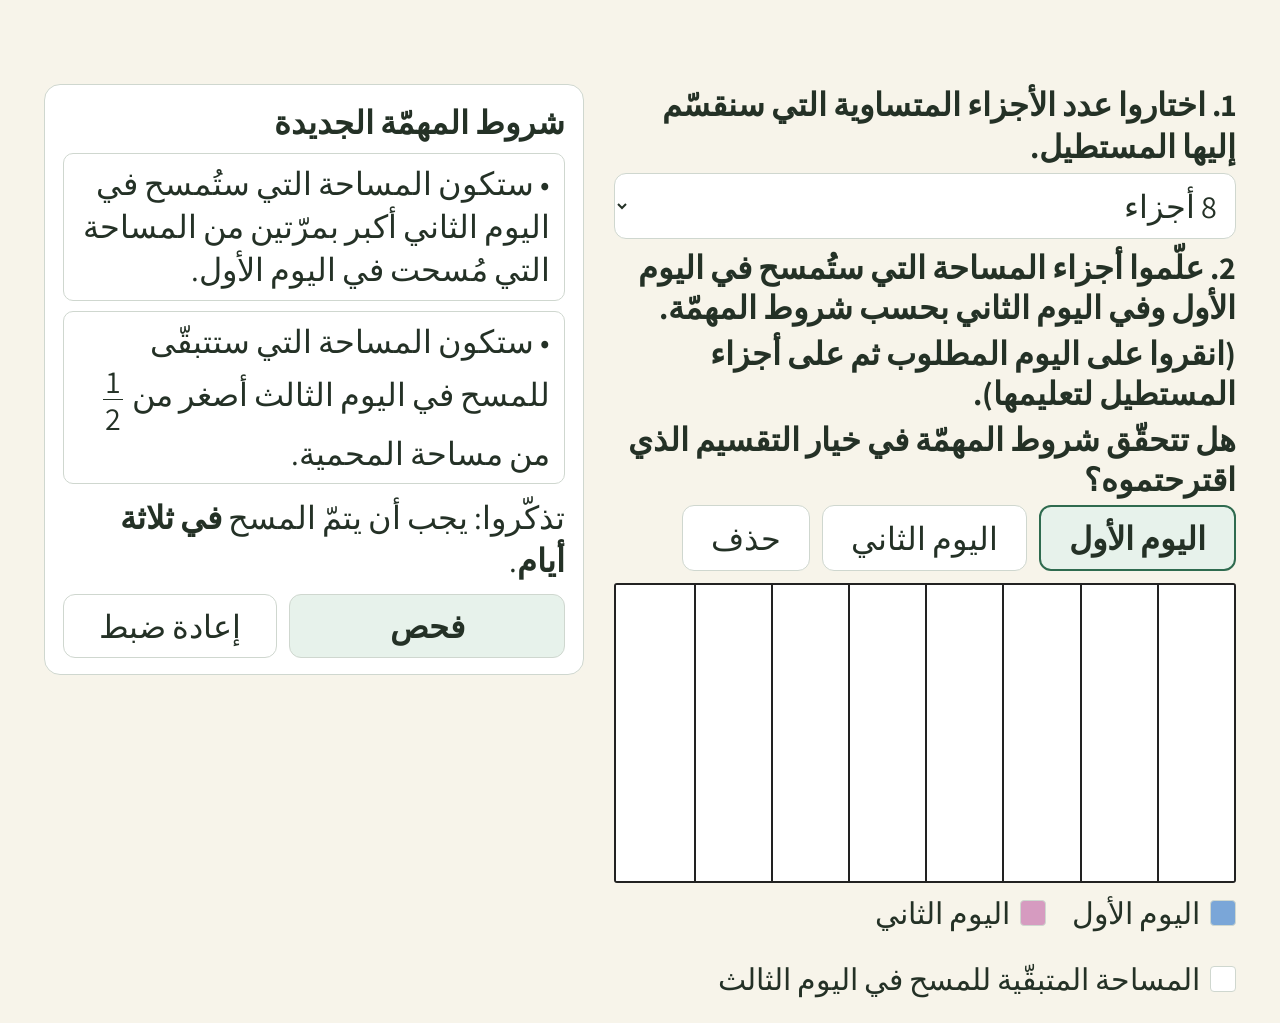
<file: assets/app/scan-split.html>
<!doctype html>
<html lang="he" dir="rtl">
<head>
<meta charset="utf-8">
<meta name="viewport" content="width=device-width, initial-scale=1">
<title>تقسيم مساحة المسح</title>
<style>
  /* Adapted for the lomda: the house font (local files), purple instead of red
     for "not yet" (the house never marks a learner's answer red), a size that
     fills the popup (the lomda shows the applet alone, 1700x880, no frame around it). The texts are the content team's, unchanged. */
  @font-face{font-family:'Assistant';src:url('../fonts/Assistant-Regular.ttf') format('truetype');font-weight:400}
  @font-face{font-family:'Assistant';src:url('../fonts/Assistant-SemiBold.ttf') format('truetype');font-weight:600}
  @font-face{font-family:'Assistant';src:url('../fonts/Assistant-Bold.ttf') format('truetype');font-weight:700}
  :root{
    --bg:#f7f4ea;
    --panel:#fffdf7;
    --card:#ffffff;
    --text:#243126;
    --muted:#6a746c;
    --border:#cfd7cf;
    --accent:#2f6b4f;
    --accent-bg:#e7f2eb;
    --day1:#7aa6d8;
    --day2:#d69bc0;
    --good:#dff3e6;
    --good-border:#5f9f72;
    --bad:#FBEDEC;
    --bad-border:#ca433d;
  }
  *{box-sizing:border-box}
  html,body{overflow:hidden}   /* the popup shows the whole applet at once: no scrolling inside it */
  body{
    margin:0;
    font-family:'Assistant', sans-serif;
    background:var(--bg);
    color:var(--text);
    padding:84px 44px 24px;   /* the top strip is for the popup's X and the lit יישומון button that overlaps the window's top-left corner */
  }
  .app{max-width:none;margin:0;font-size:32px}
  .layout{display:grid;grid-template-columns:minmax(0,1.5fr) minmax(0,.8fr);gap:30px;align-items:start}
  .section{min-width:0}
  label,.step{font-weight:700;display:block;margin-bottom:10px;line-height:1.3}
  .step p{margin:0 0 12px}
  select{
    width:100%;
    min-height:64px;
    border:1px solid var(--border);
    border-radius:12px;
    background:var(--card);
    padding:10px 14px;
    font-size:32px;
    color:var(--text);
    font-family:inherit;
  }
  .controls{display:flex;flex-wrap:wrap;gap:12px;margin-bottom:16px}
  button{
    min-height:60px;
    border:1px solid var(--border);
    border-radius:12px;
    background:var(--card);
    color:var(--text);
    padding:10px 28px;
    font-size:32px;
    font-family:inherit;
    cursor:pointer;
  }
  button:focus, select:focus{outline:3px solid rgba(47,107,79,.22);outline-offset:2px}
  .mode-btn.active{border:2px solid var(--accent);background:var(--accent-bg);font-weight:700}
  .grid-wrap{padding:0;background:transparent;border:0;border-radius:0}
  #grid{display:grid;gap:0;width:100%;height:330px;border:2px solid #222;border-radius:3px;overflow:hidden;background:#fff}
  .cell{min-width:0;height:100%;padding:0;border:0;border-left:2px solid #222;border-radius:0;background:var(--card)}
  .cell:last-child{border-left:0}
  .cell[data-state="1"]{background:var(--day1)}
  .cell[data-state="2"]{background:var(--day2)}
  .legend-row{display:flex;flex-wrap:wrap;gap:26px;margin-top:14px;font-size:30px}
  .legend-item{display:inline-flex;align-items:center;gap:10px}
  .legend{width:26px;height:26px;border:1px solid var(--border);border-radius:4px;background:var(--card)}
  .legend.day1{background:var(--day1)}
  .legend.day2{background:var(--day2)}
  .aside{
    border:1px solid var(--border);
    border-radius:16px;
    background:var(--card);
    padding:20px;
  }
  .aside-title{font-weight:700;margin-bottom:14px}
  .condition{
    border:1px solid var(--border);
    border-radius:10px;
    padding:14px 16px;
    margin-bottom:14px;
    line-height:1.5;
  }
  .frac{
    display:inline-flex;
    flex-direction:column;
    vertical-align:middle;
    line-height:1;
    text-align:center;
    margin:0 3px;
    transform:translateY(2px)
  }
  .frac span:first-child{border-bottom:1px solid currentColor;padding:0 3px 2px}
  .frac span:last-child{padding-top:2px}
  .reminder{margin:18px 0 12px;line-height:1.6}
  #feedback{white-space:pre-line}
  .primary{
    width:100%;
    margin-top:4px;
    background:var(--accent-bg);
    font-weight:700;
  }
  .secondary{width:100%;margin-top:8px}
  .feedback{
    margin-top:14px;
    min-height:60px;
    border-radius:12px;
    padding:14px;
    font-size:30px;
  }
  .good{border-color:var(--good-border)!important;background:var(--good)!important}
  .bad{border-color:var(--bad-border)!important;background:var(--bad)!important}
  .spacer{height:16px}
  /* 2026-11-10: the updated applet adds a reminder line and a longer, multi-line
     feedback. Same 1700x880 window and the same 32 px text; the columns are
     rebalanced and the Check/Reset buttons share a row so the longest feedback
     (three issues) still fits without scrolling. */
  .layout{grid-template-columns:minmax(0,1.15fr) minmax(0,1fr)}
  .step p{margin:0 0 6px;line-height:1.25}
  label,.step{margin-bottom:6px}
  select{min-height:58px}
  .spacer{height:8px}
  .controls{margin-bottom:12px}
  #grid{height:300px}
  .legend-row{margin-top:10px}
  .aside{padding:16px 18px}
  .aside-title{margin-bottom:10px}
  .condition{padding:8px 14px;margin-bottom:10px;line-height:1.35}
  .reminder{margin:12px 0 12px;line-height:1.35}
  .btn-row{display:flex;gap:12px}
  .btn-row .primary{flex:1.4;margin-top:0}
  .btn-row .secondary{flex:1;margin-top:0}
  .feedback{margin-top:12px;min-height:0;padding:10px 14px;font-size:30px;line-height:1.3}
  .feedback:empty{display:none}
  @media (max-width:760px){body{padding:14px}.layout{grid-template-columns:1fr}#grid{height:190px}}
  @media (hover:hover) and (pointer:fine){
    .cell:hover{transform:scale(.98)}
  }
</style>
</head>
<body>
<main class="app">
  <div class="layout">
    <section class="section">
      <label for="partsSelect">1. اختاروا عدد الأجزاء المتساوية التي سنقسّم إليها المستطيل.</label>
      <select id="partsSelect" aria-label="اختيار عدد الأجزاء">
        <option value="3">3 أجزاء</option>
        <option value="4">4 أجزاء</option>
        <option value="5">5 أجزاء</option>
        <option value="6">6 أجزاء</option>
        <option value="7">7 أجزاء</option>
        <option value="8" selected>8 أجزاء</option>
        <option value="9">9 أجزاء</option>
        <option value="10">10 أجزاء</option>
        <option value="11">11 جزءا</option>
        <option value="12">12 جزءا</option>
        <option value="13">13 جزءا</option>
        <option value="14">14 جزءا</option>
        <option value="15">15 جزءا</option>
        <option value="16">16 جزءا</option>
        <option value="17">17 جزءا</option>
        <option value="18">18 جزءا</option>
        <option value="19">19 جزءا</option>
        <option value="20">20 جزءا</option>
      </select>

      <div class="spacer"></div>

      <div class="step"><p>2. علّموا أجزاء المساحة التي ستُمسح في اليوم الأول وفي اليوم الثاني بحسب شروط المهمّة.</p><p>(انقروا على اليوم المطلوب ثم على أجزاء المستطيل لتعليمها).</p><p>هل تتحقّق شروط المهمّة في خيار التقسيم الذي اقترحتموه؟</p></div>
      <div class="controls" role="group" aria-label="اختيار اليوم للتعليم">
        <button type="button" id="day1Btn" class="mode-btn active" aria-pressed="true">اليوم الأول</button>
        <button type="button" id="day2Btn" class="mode-btn" aria-pressed="false">اليوم الثاني</button>
        <button type="button" id="eraseBtn" class="mode-btn" aria-pressed="false">حذف</button>
      </div>

      <div class="grid-wrap">
        <div id="grid" aria-label="مستطيل مقسّم إلى أجزاء متساوية"></div>
        <div class="legend-row">
          <span class="legend-item"><span class="legend day1"></span>اليوم الأول</span>
          <span class="legend-item"><span class="legend day2"></span>اليوم الثاني</span>
          <span class="legend-item"><span class="legend"></span>المساحة المتبقّية للمسح في اليوم الثالث</span>
        </div>
      </div>
    </section>

    <aside class="aside">
      <div class="aside-title">شروط المهمّة الجديدة</div>
      <div id="condition1" class="condition">• ستكون المساحة التي ستُمسح في اليوم الثاني أكبر بمرّتين من المساحة التي مُسحت في اليوم الأول.</div>
      <div id="condition2" class="condition">• ستكون المساحة التي ستتبقّى للمسح في اليوم الثالث أصغر من <span class="frac"><span>1</span><span>2</span></span> من مساحة المحمية.</div>
      <p class="reminder">تذكّروا: يجب أن يتمّ المسح <strong>في ثلاثة أيام</strong>.</p>
      <div class="btn-row">
        <button type="button" id="checkBtn" class="primary">فحص</button>
        <button type="button" id="resetBtn" class="secondary">إعادة ضبط</button>
      </div>
      <div id="feedback" class="feedback" aria-live="polite"></div>
    </aside>
  </div>
</main>

<script>
(() => {
  const select = document.getElementById('partsSelect');
  const grid = document.getElementById('grid');
  const feedback = document.getElementById('feedback');
  const c1 = document.getElementById('condition1');
  const c2 = document.getElementById('condition2');

  const buttons = {
    day1: document.getElementById('day1Btn'),
    day2: document.getElementById('day2Btn'),
    erase: document.getElementById('eraseBtn')
  };

  let mode = 'day1';
  let states = [];

  function setMode(m) {
    mode = m;
    Object.entries(buttons).forEach(([k, b]) => {
      const on = k === m;
      b.classList.toggle('active', on);
      b.setAttribute('aria-pressed', String(on));
    });
  }

  function colsFor(n) { return n; }

  function clearChecks() {
    c1.classList.remove('good', 'bad');
    c2.classList.remove('good', 'bad');
    feedback.classList.remove('good', 'bad');
  }

  function build() {
    const n = Number(select.value);
    states = Array(n).fill(0);
    grid.innerHTML = '';
    grid.style.gridTemplateColumns = `repeat(${n}, minmax(0, 1fr))`;

    for (let i = 0; i < n; i++) {
      const b = document.createElement('button');
      b.type = 'button';
      b.className = 'cell';
      b.dataset.state = '0';
      b.setAttribute('aria-label', `الجزء ${i + 1}`);
      b.addEventListener('click', () => {
        states[i] = mode === 'day1' ? 1 : mode === 'day2' ? 2 : 0;
        b.dataset.state = String(states[i]);
        clearChecks();
        feedback.textContent = '';
      });
      grid.appendChild(b);
    }

    clearChecks();
    feedback.textContent = '';
  }

  function check() {
    const n = states.length;
    const a = states.filter(x => x === 1).length;
    const b = states.filter(x => x === 2).length;
    const r = n - a - b;
    const ratioOK = a > 0 && b === 2 * a;
    const remainderOK = r > 0 && r < n / 2;
    clearChecks();

    c1.classList.add(ratioOK ? 'good' : 'bad');
    c2.classList.add(remainderOK ? 'good' : 'bad');

    const issues = [];
    if (a === 0) {
      issues.push('لم تُحدَّد مساحة للمسح في اليوم الأول.');
    }
    if (!ratioOK) {
      issues.push('الشرط الذي ينصّ على أنّ المساحة التي ستُمسح في اليوم الثاني أكبر بمرّتين من المساحة التي مُسحت في اليوم الأول غير متحقّق.');
    }
    if (r === 0) {
      issues.push('لم تتبقَّ أيّ مساحة للمسح في اليوم الثالث، ولذلك لا يتمّ المسح في ثلاثة أيام.');
    } else if (r >= n / 2) {
      issues.push('الشرط الذي ينصّ على أنّ المساحة التي ستتبقّى للمسح في اليوم الثالث أصغر من نصف مساحة المحمية غير متحقّق.');
    }

    if (issues.length === 0) {
      feedback.classList.add('good');
      feedback.textContent = '✓ رائع! جميع شروط المهمّة متحقّقة، وتبقّت مساحة للمسح في اليوم الثالث.';
    } else {
      feedback.classList.add('bad');
      feedback.textContent = 'الإجابة لا تلبّي جميع شروط المهمّة:\n• ' + issues.join('\n• ');
    }
  }

  buttons.day1.addEventListener('click', () => setMode('day1'));
  buttons.day2.addEventListener('click', () => setMode('day2'));
  buttons.erase.addEventListener('click', () => setMode('erase'));
  select.addEventListener('change', build);
  document.getElementById('checkBtn').addEventListener('click', check);
  document.getElementById('resetBtn').addEventListener('click', build);

  setMode('day1');
  build();
})();
</script>
</body>
</html>
</file>
<file: styles.css>
/* ===================================================================
   styles.css — lomda stylesheet (starter from the stem-lomda-builder skill)

   Fixed 1920x1080 stage, scaled to the window by script.js. Every left /
   top / width / height below is a real PSD pixel: read it from the PSD
   inventory, do not eyeball it.

   Sections:
     1. Design tokens — the only part to change for a new design
     2. Fonts, base, stage
     3. Shared parts — navigation, buttons, panels, feedback, stepper
     4. Screen types — video, tiles, questions, drag and drop, applets
     5. Per-screen positions — one block per screen, at the end
   =================================================================== */

/* ---------- 1. Design tokens ---------- */
:root {
  /* From map_stem_0610.psd (רחפן רשת). */
  --subject-500: #000000;        /* question titles: black, bold */
  --subject-600: #1D4E8F;
  --accent: #2F6DB5;             /* stepper pills, focus, selected rows */
  --text: #000000;
  --panel-bg: #FCFCFC;           /* the white hand-drawn panel (part of bg-question.jpg) */
  --panel-border: #111010;
  --paper: #F3EBD8;              /* the paper card behind tables */
  --paper-line: #4E5A3E;
  --table-head: #D9DCC7;
  --btn-bg: #242424;             /* chalkboard buttons: "צדקתי?", "עזרה", arrows */
  --btn-text: #FFFFFF;
  --fb-bg: rgba(28, 28, 30, .88); /* feedback box */
  --fb-text: #FCFCFC;
  --fb-correct: #3EA34A;         /* "צדקת!" */
  --fb-wrong: #FF4D4D;           /* retry / wrong — red (developer's decision 2026-10-21; a touch lighter than the PSD's #DD1D1D so it reads on the dark box) */
  --popup-bg: #FBF2C9;           /* help popup paper */
  --cond-text: #2F4627;          /* the conditions card */
  --opt-correct: #2E8B3C;
  --opt-wrong: #ca433d;          /* only on the final reveal */
  --chip-bg: #156082;
  --chip-text: #ffffff;
  --term-color: #4D90D8;
  --font-main: 'Assistant';      /* one family name for the whole lomda (the Arabic build swaps it in one place) */
  --text-size: 40px;             /* body text on question screens (PSD 33.3, enlarged on SME request 2026-10-29 with the bigger white panel) */
  --fb-size: 34px;               /* feedback text (PSD 26.7; 30 on 2026-10-21; 34 on 2026-10-29) */
  --fb-title-size: 46px;         /* feedback headers: צדקת! / זו טעות */
  --focus: 3px solid #299FD4;
}

/* ---------- 2. Fonts, base, stage ---------- */
/* Fonts ship with the lomda (assets/fonts); nothing loads from the internet. */
@font-face { font-family: 'Assistant'; src: url('assets/fonts/Assistant-ExtraLight.ttf') format('truetype'); font-weight: 200; font-display: swap; }
@font-face { font-family: 'Assistant'; src: url('assets/fonts/Assistant-Light.ttf') format('truetype'); font-weight: 300; font-display: swap; }
@font-face { font-family: 'Assistant'; src: url('assets/fonts/Assistant-Regular.ttf') format('truetype'); font-weight: 400; font-display: swap; }
@font-face { font-family: 'Assistant'; src: url('assets/fonts/Assistant-Medium.ttf') format('truetype'); font-weight: 500; font-display: swap; }
@font-face { font-family: 'Assistant'; src: url('assets/fonts/Assistant-SemiBold.ttf') format('truetype'); font-weight: 600; font-display: swap; }
@font-face { font-family: 'Assistant'; src: url('assets/fonts/Assistant-Bold.ttf') format('truetype'); font-weight: 700; font-display: swap; }
@font-face { font-family: 'Assistant'; src: url('assets/fonts/Assistant-ExtraBold.ttf') format('truetype'); font-weight: 800; font-display: swap; }

* { box-sizing: border-box; }
html, body {
  margin: 0; padding: 0; width: 100%; height: 100%;
  overflow: hidden;
  direction: rtl;
  font-family: var(--font-main), sans-serif;
  background: #000;
  color: var(--text);
}
button, input, select, textarea { font-family: inherit; }

#app {
  position: absolute; top: 0; left: 0;
  width: 1920px; height: 1080px;
  transform-origin: top left;
  background: #0a0a0a;
  overflow: hidden;
}
.screen {
  display: none;
  position: absolute; inset: 0;
  width: 1920px; height: 1080px;
  overflow: hidden;
}
.screen.active { display: block; }
.screen:focus { outline: none; }

.screen-bg {
  position: absolute; inset: 0;
  width: 100%; height: 100%;
  object-fit: cover;
  pointer-events: none; user-select: none;
}
/* Stand-in until the real background is exported from the PSD. */
.bg-placeholder { background: linear-gradient(160deg, #3d5a73, #1b2a38); }

.hidden { display: none !important; }
[onclick], [role="button"], [data-action] { cursor: pointer; }
:focus-visible { outline: var(--focus); outline-offset: 3px; }
.sr-only {
  position: absolute; width: 1px; height: 1px; padding: 0; margin: -1px;
  overflow: hidden; clip: rect(0 0 0 0); white-space: nowrap; border: 0;
}
/* Numbers, units and symbols keep their own order inside Hebrew text:
   <span class="ltr">120°C</span> */
.ltr { direction: ltr; unicode-bidi: isolate; display: inline-block; }

/* ---------- 3. Shared parts ---------- */
/* Navigation. RTL: forward is on the LEFT, back on the RIGHT.
   Replace the CSS arrows with the PSD's exported buttons:
   .nav-next { background: url('assets/images/ui-btn-next.png') center / contain no-repeat; } */
/* PSD: round chalkboard buttons, 128px, at 13,925 (forward) and 1768,925 (back).
   CSS-drawn until ui-btn-next.png / ui-btn-back.png are exported (batch 1). */
.nav-btn {
  position: absolute; top: 925px;
  width: 128px; height: 128px;
  border: 5px solid #fff; border-radius: 50%;
  background: var(--btn-bg);
  box-shadow: 0 0 0 7px var(--btn-bg), 0 6px 14px rgba(0,0,0,.55);
  cursor: pointer; padding: 0;
  z-index: 15;
}
.nav-btn::before {
  content: ''; position: absolute; top: 50%; left: 50%;
  width: 30px; height: 30px;
  border-top: 9px solid #fff; border-left: 9px solid #fff;
}
.nav-next { left: 13px; }
.nav-next::before { transform: translate(-30%, -50%) rotate(-45deg); }
.nav-prev { right: 24px; }
.nav-prev::before { transform: translate(-70%, -50%) rotate(135deg); }
.nav-btn:hover { filter: brightness(1.08); }
.nav-btn.blink { animation: blinkArrow 1.1s infinite; }
@keyframes blinkArrow { 0%, 100% { opacity: 1; } 50% { opacity: .35; } }

.btn-primary {
  position: absolute;
  min-width: 260px; height: 88px; padding: 0 40px;
  border: none; border-radius: 22px;
  background: var(--btn-bg); color: var(--btn-text);
  font-size: 40px; font-weight: 800;
  cursor: pointer; z-index: 12;
}
.btn-primary:hover { filter: brightness(1.15); }

/* The check button stays hidden until there is something to check — never
   shown faded. The disabled attribute alone hides it, so the page is right
   even before script.js runs. */
/* PSD: a chalkboard, 187x115 at 247,758, label 42.4px bold white.
   CSS-drawn until ui-btn-check.png is exported (batch 1). */
.btn-check {
  position: absolute; left: 247px; top: 758px;
  min-width: 187px; height: 115px; padding: 0 22px;
  border: 4px solid #fff; border-radius: 16px;
  background: var(--btn-bg); color: var(--btn-text);
  box-shadow: 0 0 0 6px var(--btn-bg), 0 6px 14px rgba(0,0,0,.45);
  font-size: 42.4px; font-weight: 700;
  cursor: pointer; z-index: 12;
}
/* A round chalkboard button: "עזרה" (top left of every question) and "יישומון". */
.help-btn, .applet-btn {
  position: absolute; left: 55px; top: 32px; z-index: 12;
  width: 120px; height: 120px; padding: 0;
  border: 4px solid #fff; border-radius: 50%;
  background: var(--btn-bg); color: #fff;
  box-shadow: 0 0 0 6px var(--btn-bg), 0 5px 12px rgba(0,0,0,.5);
  font-size: 36px; font-weight: 700; line-height: 1;
  cursor: pointer;
}
.help-btn:hover, .applet-btn:hover { filter: brightness(1.25); }
.applet-btn { left: 179px; font-size: 30px; }
.applet-btn.blink { animation: blinkArrow 1.1s infinite; }
.btn-check:disabled { display: none; }
.btn-check:hover { filter: brightness(1.15); }

/* Narration banner at the top of a screen (the storyboard's banner shape). */
.narration-banner {
  position: absolute; top: 0; right: 360px; left: 360px;
  padding: 18px 40px;
  background: #FFF8E6; border: 3px solid var(--panel-border); border-top: none;
  border-radius: 0 0 36px 36px;
  font-size: 32px; font-weight: 600; line-height: 1.45;
  z-index: 6;
}
.narration-banner p { margin: 0; }

.text-panel {
  position: absolute; top: 160px; right: 160px; width: 900px;
  padding: 36px 44px;
  background: rgba(255,255,255,.95); border-radius: 30px;
  font-size: var(--text-size); font-weight: 600; line-height: 1.6;
}
.text-panel p { margin: 0 0 12px; }

/* Question screens: the white hand-drawn panel is part of bg-question.jpg
   (1618x802 at 151,139), so the card itself is only a text block placed on it. */
.q-overlay { position: absolute; inset: 0; background: rgba(35,35,35,.6); }
.q-card {
  position: absolute; top: 150px; right: 120px; width: 1060px;
  overflow: visible;
}
.q-title { margin: 0 0 10px; font-size: var(--text-size); font-weight: 700; color: var(--subject-500); }
.q-body, .q-instruction { margin: 0; font-size: var(--text-size); font-weight: 600; line-height: 1.22; }
.q-body strong { font-weight: 700; }
.q-instruction { margin-bottom: 18px; }

/* Feedback popup — one for the whole lomda, outside every screen. Long
   text grows UPWARD (anchored at the bottom), so keep it clear of the top
   of the stage. Move it per screen with #feedback-popup.fb-<sid>. */
#feedback-popup {
  position: absolute; left: 196px; bottom: 181px;
  width: 870px;
  padding: 22px 34px;
  background: var(--fb-bg); color: var(--fb-text);
  border-radius: 30px;
  box-shadow: 0 4px 18px rgba(0,0,0,.35);
  z-index: 200;
  display: none;
}
#feedback-popup.show { display: block; }
#feedback-popup:focus { outline: none; }
.fb-title-row { display: flex; align-items: center; gap: 12px; margin: 0 0 4px; }
.fb-title { font-size: var(--fb-title-size); font-weight: 800; line-height: 1.25; }
.fb-title .fb-rest { color: var(--fb-text); font-weight: 700; }   /* "בואו נלמד מזה" stays white; only "זו טעות" is red */
#feedback-popup.correct .fb-title { color: var(--fb-correct); }
#feedback-popup.retry .fb-title, #feedback-popup.retryPartial .fb-title,
#feedback-popup.partial .fb-title, #feedback-popup.wrong2 .fb-title { color: var(--fb-wrong); }
/* The icon is never the only signal — the title says the outcome in words. */
.fb-icon { display: none; width: 46px; height: 46px; flex: 0 0 auto; background: center / contain no-repeat; }
#feedback-popup.correct .fb-icon { display: inline-block; background-image: url('assets/images/ui-fb-correct.svg'); }
/* a wrong answer has no icon: the header says it in words (not in the PSD or the storyboard) */
.fb-body p { margin: 0 0 4px; font-size: var(--fb-size); font-weight: 600; line-height: 1.4; }
.fb-body ol, .fb-body ul { margin: 2px 0 6px; padding: 0 34px 0 0; font-size: var(--fb-size); font-weight: 600; line-height: 1.35; }
.fb-body .fb-table { border-collapse: collapse; margin: 10px 0 0; font-size: 26px; font-weight: 600; }
.fb-body .fb-table th, .fb-body .fb-table td { border: 2px solid #fff; padding: 6px 18px; text-align: center; }
.fb-body .figure-frame { position: relative; margin: 12px 0 0; }
.fb-video-btn {
  display: block; width: 560px; height: 410px; margin: 14px auto 0;
  border: none; border-radius: 12px; cursor: pointer;
  background: #555 center / cover no-repeat;
  position: relative;
}
.fb-video-btn::before {
  content: ''; position: absolute; top: 50%; left: 54%; transform: translate(-50%, -50%);
  border-style: solid; border-width: 52px 0 52px 86px; border-color: transparent transparent transparent rgba(255,255,255,.85);
}

/* Question stepper (progress pills) — built by script.js from data-step.
   PSD: glossy blue rounded squares, 51x52, right edge at 1775, top 37; the
   current one bright, the others at half strength. */
.q-stepper {
  position: absolute; top: 37px; right: 145px;
  display: none; gap: 2px; z-index: 20;
  direction: rtl;
}
.q-stepper.visible { display: flex; }
.q-step {
  width: 51px; height: 52px; border-radius: 13px;
  background: linear-gradient(160deg, #6E9FDC 0%, #2F6DB5 45%, #1D4E8F 100%);
  box-shadow: inset 0 2px 3px rgba(255,255,255,.45), inset 0 -3px 4px rgba(0,0,0,.35), 0 2px 4px rgba(0,0,0,.4);
  color: #C9D3E0; font-size: 34px; font-weight: 800;
  display: flex; align-items: center; justify-content: center;
  opacity: .5;
}
.q-step.active { opacity: 1; color: #fff; background: linear-gradient(160deg, #A9CBF2 0%, #4A90E2 45%, #2D6BC0 100%); }

/* Glossary term with a tooltip (hover/focus; tap on touch). The tip sits
   after the paragraph and is shown by script.js; place it per screen. */
.term {
  border: none; background: none; padding: 0; margin: 0;
  font: inherit; color: var(--term-color); text-decoration: underline dotted;
  cursor: help;
}
.term-tip {
  display: none; position: absolute; z-index: 30;
  max-width: 520px; padding: 16px 22px;
  background: #fff; border: 2px solid var(--term-color); border-radius: 16px;
  box-shadow: 0 4px 14px rgba(0,0,0,.25);
  font-size: 26px; font-weight: 500; line-height: 1.4; color: var(--text);
}
.term-tip.show { display: block; }

/* A fraction inside the text: <span class="frac"><span>2</span><span>5</span></span>
   (numerator first). Stays text, so it is translated and read aloud; the
   storyboard reader and qa_check write it as "2/5". Never a picture. */
.frac {
  display: inline-flex; flex-direction: column; vertical-align: middle;
  text-align: center; line-height: 1; margin: 0 .15em; direction: ltr;
  unicode-bidi: isolate;
}
.frac > span:first-child { border-bottom: .07em solid currentColor; padding: 0 .15em .08em; }
.frac > span:last-child { padding-top: .08em; }
/* An equation (one Office equation in the storyboard) reads left to right,
   as in math, inside the Hebrew sentence: <span class="eq">… = …</span>.
   Plain-text sums like "12 = 5 : 60" stay plain text, exactly as written. */
.eq { direction: ltr; unicode-bidi: isolate; white-space: nowrap; }

/* Placeholders while an asset is still missing:
   <div class="applet-frame" data-pending-asset="applet: soil simulation (slide 26)"></div>
   qa_check.py lists every one, and make_upload_zip.py refuses to package them. */
.applet-frame[data-pending-asset], .figure-frame[data-pending-asset], div.screen-bg[data-pending-asset] {
  background: repeating-linear-gradient(45deg, #dfe4e8 0 22px, #d3d9de 22px 44px);
  display: flex; align-items: center; justify-content: center;
}
.applet-frame[data-pending-asset]::after, .figure-frame[data-pending-asset]::after, div.screen-bg[data-pending-asset]::after {
  content: 'TO DO — ' attr(data-pending-asset);
  font: 600 28px/1.3 var(--font-main), sans-serif; color: #44505a; direction: ltr;
  padding: 16px 24px; background: rgba(255,255,255,.85); border-radius: 12px;
}

/* Image zoom */
.figure-frame { position: absolute; margin: 0; background: #fff; border-radius: 20px; padding: 16px; }
.figure-frame img { display: block; width: 100%; height: auto; }
.zoom-btn {
  position: absolute; top: 12px; left: 12px; width: 54px; height: 54px;
  border: none; border-radius: 50%; background: var(--subject-500) url('assets/images/ui-zoom.svg') center / 60% no-repeat;
  cursor: pointer;
}
#img-zoom-modal {
  position: absolute; inset: 0; z-index: 300;
  display: none; align-items: center; justify-content: center;
  background: rgba(0,0,0,.7);
}
#img-zoom-modal.show { display: flex; }
.img-zoom-panel { position: relative; max-width: 1600px; max-height: 960px; padding: 24px; background: #fff; border-radius: 24px; }
#img-zoom-body img { display: block; max-width: 1550px; max-height: 900px; }
.img-zoom-close {
  position: absolute; top: -22px; right: -22px; width: 56px; height: 56px;
  border: none; border-radius: 50%; background: var(--btn-bg); color: #fff; font-size: 28px; cursor: pointer;
}

/* Reopen popup: an earlier screen's applet / diagram shown again. */
.reopen-btn {
  position: absolute; top: 24px; right: 40px; z-index: 25;
  height: 64px; padding: 0 28px;
  border: none; border-radius: 32px;
  background: #3A3A3A; color: #fff;
  font-size: 26px; font-weight: 700; cursor: pointer;
}
.reopen-btn.is-open { background: var(--accent); }
#reopen-popup {
  position: absolute; top: 110px; right: 40px; z-index: 250;
  width: 1100px; height: 700px; padding: 16px;
  display: none;
  background: #fff; border-radius: 24px; box-shadow: 0 6px 24px rgba(0,0,0,.45);
}
#reopen-popup.show { display: block; }
#reopen-popup-body, #reopen-popup-body > * { position: static; width: 100%; height: 100%; }
#reopen-popup-body img { object-fit: contain; }

/* ---------- 4. Screen types ---------- */
/* Video */
.video-wrap { position: absolute; inset: 0; z-index: 1; }
.video-wrap video { position: absolute; inset: 0; width: 100%; height: 100%; object-fit: cover; background: #000; }
.video-caption {
  position: absolute; inset: 0; z-index: 3;
  display: flex; align-items: flex-end; justify-content: center;
  padding-bottom: 90px; pointer-events: none;
}
.video-caption p {
  margin: 0; max-width: 1400px; text-align: center;
  unicode-bidi: plaintext; white-space: pre-line;
  background: rgba(0,0,0,.75); color: #fff;
  font-size: 34px; font-weight: 600; line-height: 1.4;
  padding: 10px 24px; border-radius: 8px;
}
.play-btn-big {
  position: absolute; top: 50%; left: 50%; transform: translate(-50%, -50%);
  width: 220px; height: 220px; border: none; border-radius: 50%;
  background: rgba(60,60,60,.75); cursor: pointer; z-index: 5;
}
.play-btn-big::before {
  content: ''; position: absolute; top: 50%; left: 54%; transform: translate(-50%, -50%);
  border-style: solid; border-width: 52px 0 52px 86px; border-color: transparent transparent transparent #fff;
}
.vctrls {
  position: absolute; left: 150px; right: 150px; bottom: 0; z-index: 14;
  height: 58px; padding: 0 22px;
  display: flex; align-items: center; gap: 12px;
  border-radius: 12px 12px 0 0;
  background: linear-gradient(to top, rgba(0,0,0,.78), rgba(0,0,0,.32));
}
.vc-btn {
  flex: 0 0 auto; width: 36px; height: 36px;
  border: none; border-radius: 50%;
  background: rgba(255,255,255,.12); color: #fff; font-size: 18px; line-height: 1;
  display: flex; align-items: center; justify-content: center; cursor: pointer;
}
.vc-btn:hover { background: rgba(255,255,255,.22); }
.vc-btn:focus-visible { outline: 2px solid #fff; outline-offset: 2px; }
.vc-cc { width: auto; padding: 0 8px; border-radius: 8px; font-size: 13px; font-weight: 700; }
.vc-cc.is-off { color: rgba(255,255,255,.5); }
.vc-time { flex: 0 0 auto; min-width: 40px; color: #fff; font-size: 15px; text-align: center; font-variant-numeric: tabular-nums; }
.vc-seek { flex: 1 1 auto; accent-color: var(--accent); }
.vc-vol { flex: 0 0 90px; accent-color: var(--accent); }

/* Reveal tiles */
.tiles { position: absolute; top: 220px; right: 120px; display: flex; flex-direction: column; gap: 24px; z-index: 4; }
.tile {
  position: relative; width: 150px; height: 150px; border-radius: 50%;
  background: #fff; border: 6px solid transparent;
  display: flex; align-items: center; justify-content: center;
  font-size: 48px; font-weight: 800; color: var(--subject-500);
  transition: filter .2s;
}
.tile.current { border-color: var(--fb-correct); }
.tile.viewed:not(.current) { filter: grayscale(1) brightness(.85); }
.tile-check {
  display: none; position: absolute; bottom: -4px; left: -4px;
  width: 44px; height: 44px; border-radius: 50%;
  background: var(--fb-correct); color: #fff; font-size: 28px;
  align-items: center; justify-content: center;
}
.tile.viewed .tile-check { display: flex; }
.tiles-board {
  position: absolute; top: 260px; right: 420px; width: 1000px; min-height: 200px;
  padding: 36px 44px; background: rgba(255,255,255,.95); border-radius: 30px;
  font-size: 36px; font-weight: 600; line-height: 1.5;
}
.tiles-board.empty { visibility: hidden; }
/* card-flip mode */
.tiles[data-mode="card-flip"] .tile { width: 380px; height: 480px; border-radius: 24px; }
.tile .tile-content { font-size: 28px; line-height: 1.4; padding: 24px; }
.tiles[data-mode="card-flip"] .tile.flipped .tile-face { display: none; }
.tiles[data-mode="card-flip"] .tile.flipped .tile-content { display: block !important; }

/* Answer options — single (round mark) and multi (square mark).
   PSD: 19px rings beside 33.3px text, one option per 38px line. */
.q-answers { display: flex; flex-direction: column; gap: 4px; max-width: 1300px; }
.q-opt {
  display: flex; align-items: center; gap: 14px;
  font-size: var(--text-size); font-weight: 600; line-height: 1.15;
  cursor: pointer;
}
.q-mark {
  flex: 0 0 auto; position: relative;
  width: 21px; height: 21px;
  border: 2.5px solid #1C2A4A; border-radius: 50%; background: #fff;
}
.q-opt[data-multi] .q-mark { border-radius: 6px; }
.q-opt.selected .q-mark::after { content: ''; position: absolute; inset: 5px; border-radius: inherit; background: var(--subject-500); }
.q-opt.correct { color: var(--opt-correct); }
.q-opt.correct .q-mark { border-color: var(--opt-correct); }
.q-opt.correct .q-mark::after { content: '✓'; inset: auto; top: -10px; right: -6px; background: none; color: var(--opt-correct); font-size: 32px; font-weight: 800; }
.q-opt.wrong { color: var(--opt-wrong); }
.q-opt.wrong .q-mark { border-color: var(--opt-wrong); }
.q-opt.wrong .q-mark::after { content: '✕'; inset: auto; top: -8px; right: -2px; background: none; color: var(--opt-wrong); font-size: 26px; font-weight: 800; }

/* Drag and drop */
.dnd-bank { display: flex; flex-wrap: wrap; gap: 14px; min-height: 64px; margin: 10px 0 26px; }
.dnd-chip {
  min-height: 56px; padding: 6px 22px;
  border: none; border-radius: 12px;
  background: var(--chip-bg); color: var(--chip-text);
  font-size: 28px; font-weight: 700;
  cursor: grab; touch-action: none; user-select: none;
}
.dnd-chip.picked { outline: 4px solid var(--accent); outline-offset: 3px; }
.dnd-chip.dragging { opacity: .35; }
.dnd-chip.locked { cursor: default; }
.dnd-ghost { position: absolute; z-index: 400; pointer-events: none; opacity: .92; box-shadow: 0 6px 18px rgba(0,0,0,.35); }
.dnd-slot {
  display: inline-flex; align-items: center; justify-content: center;
  min-width: 190px; min-height: 60px; margin: 4px 6px; vertical-align: middle;
  border: 3px dashed #8a8a8a; border-radius: 12px; background: #fff;
}
.dnd-slot.filled { border-style: solid; border-color: transparent; }
.dnd-slot.drop-target { border-color: var(--accent); background: #eaf6fc; }
.dnd-slot.correct { border: 3px solid var(--opt-correct); }
.dnd-slot.wrong { border: 3px solid var(--opt-wrong); }
.cloze { font-size: var(--text-size); font-weight: 600; line-height: 2.1; }

/* Applets */
.applet-frame {
  position: absolute; top: 160px; left: 220px; width: 1480px; height: 820px;
  border-radius: 24px; overflow: hidden; background: #fff;
  box-shadow: 0 6px 24px rgba(0,0,0,.35);
}
.applet-frame iframe { width: 100%; height: 100%; border: 0; display: block; }

@media (prefers-reduced-motion: reduce) {
  .nav-btn.blink { animation: none; }
  * { transition: none !important; }
}

/* Patterns used by later screens (see references/screen-patterns.md) */
/* Guided hub: branch buttons; the next branch moves on (data-action="next"). */
.hub-btn {
  position: absolute; min-width: 320px; height: 76px; padding: 0 30px;
  border: none; border-radius: 18px; background: #3A7D22; color: #fff;
  font-size: 30px; font-weight: 700; cursor: pointer;
}
.hub-btn:disabled { background: #9aa39a; cursor: default; }
.hub-btn.done { background: #3a3a3a; }
.hub-btn.done::after { content: ' ✓'; }
/* Ordering table for drag-to-order questions. */
.order-table { list-style: none; margin: 0; padding: 0; display: flex; flex-direction: column; gap: 12px; }
.order-table li { display: flex; align-items: center; gap: 16px; font-size: 30px; font-weight: 600; }
.order-table .row-num { flex: 0 0 52px; height: 52px; border-radius: 50%; background: var(--accent); color: #fff;
  display: flex; align-items: center; justify-content: center; font-weight: 800; }
.order-table .dnd-slot { flex: 1 1 auto; min-height: 64px; justify-content: flex-start; padding: 0 8px; }
/* Gradual reveal ("יעלו בהדרגתיות"): add class="reveal" and stagger delays per screen. */
.screen.active .reveal { animation: revealIn .5s both; }
@keyframes revealIn { from { opacity: 0; transform: translateY(12px); } to { opacity: 1; transform: none; } }
@media (prefers-reduced-motion: reduce) { .screen.active .reveal { animation: none; } }


/* ---- Parts this lomda added to the starter's patterns ---- */

/* Popups over their own screen (script.js wraps the content in .popup-panel and
   adds the X). PSD: cream paper with a thick dark border; X top left. */
.popup-src {
  position: absolute; inset: 0; z-index: 60;
  display: none; align-items: center; justify-content: center;
  background: rgba(20, 20, 20, .6);
}
.popup-src.show { display: flex; }
.popup-src:focus { outline: none; }
.popup-panel {
  position: relative;
  min-width: 520px; max-width: 1500px; max-height: 960px; overflow: auto;
  padding: 50px 70px 44px;
  background: var(--popup-bg);
  border: 7px solid #1F1F1F; border-radius: 46px;
  box-shadow: 0 10px 30px rgba(0,0,0,.55);
  font-size: var(--text-size); font-weight: 600; line-height: 1.3; text-align: center;
}
.popup-panel p { margin: 0 0 6px; }
.popup-panel .figure-frame { position: relative; margin: 18px auto 0; background: none; padding: 0; }
.popup-close {
  position: absolute; top: 24px; left: 28px;
  width: 44px; height: 44px; padding: 0;
  border: none; background: none; cursor: pointer;
  font-size: 0;
}
.popup-close::before, .popup-close::after {
  content: ''; position: absolute; top: 50%; left: 50%;
  width: 40px; height: 6px; border-radius: 3px; background: #1F1F1F;
}
.popup-close::before { transform: translate(-50%, -50%) rotate(45deg); }
.popup-close::after { transform: translate(-50%, -50%) rotate(-45deg); }
.popup-wide .popup-panel { width: 1500px; }

/* Tables on the paper card (Q2, Q3א, Q3ב): live HTML over shared-paper-card.png.
   PSD (frame p4): card 917x516 at 755,387; table 832x385 at 803,463;
   columns (right to left) 180 / 212 / 215 / 225; header 74, rows 103. */
.paper-card {
  position: absolute; left: 755px; top: 387px; width: 917px; height: 516px;
  background: var(--paper); border-radius: 10px;
  box-shadow: inset 0 0 0 10px #E8DFC6, inset 0 0 0 13px var(--paper-line), 0 4px 10px rgba(0,0,0,.25);
}
.q-table {
  position: absolute; left: 803px; top: 463px; width: 832px;
  font-size: 25.4px; font-weight: 600; color: #000;
  border: 2.5px solid var(--paper-line);
}
.q-tr {
  position: relative;
  display: grid; grid-template-columns: 180px 212px 215px 1fr;
  min-height: 103px;
  border-top: 2px solid var(--paper-line);
}
.q-tr > span { display: flex; align-items: center; justify-content: center; text-align: center; padding: 4px 10px; }
.q-tr > span + span { border-right: 2px solid var(--paper-line); }
.q-tr.q-th { min-height: 74px; border-top: none; background: var(--table-head); font-weight: 700; }
.q-tr .frac { font-size: 30px; }
/* table rows as options (Q3א, Q3ב) */
.q-tr.q-opt { cursor: pointer; font-size: 25.4px; }
.q-tr.q-opt:hover { background: rgba(47,109,181,.08); }
.q-tr.q-opt.selected { background: rgba(47,109,181,.2); }
.q-tr.q-opt.correct { color: inherit; background: rgba(62,163,74,.22); }
.q-tr.q-opt.wrong { color: inherit; background: rgba(202,67,61,.2); }
.q-tr.q-opt.correct::after {
  content: '✓'; position: absolute; left: -52px; top: 50%; transform: translateY(-50%);
  color: var(--fb-correct); font-size: 46px; font-weight: 800;
}

/* Typed answers. A fraction is two boxes with a bar between (PSD: 75x40). */
.q-input { display: inline-flex; align-items: center; justify-content: center; }
.frac-input { flex-direction: column; gap: 14px; position: relative; }
.frac-input::after {
  content: ''; position: absolute; left: -6px; right: -6px; top: 50%;
  height: 3px; margin-top: -1.5px; background: #1C2A4A;
}
.q-in {
  width: 75px; height: 40px; padding: 0;
  border: 2.5px solid #1C2A4A; border-radius: 6px; background: #fff;
  font: 700 28px/1 var(--font-main), sans-serif; color: #000; text-align: center;
  direction: ltr;
}
.q-in:focus { outline: var(--focus); outline-offset: 1px; }
.q-in:disabled { opacity: 1; }
.q-input.correct .q-in, .q-input.revealed .q-in { border-color: var(--fb-correct); color: var(--fb-correct); background: #EEF8EF; }
.q-input.correct::after, .q-input.revealed::after { background: var(--fb-correct); }
.q-input.wrong .q-in { border-color: var(--opt-wrong); color: #8E1F1A; background: #FBEDEC; }

/* A table row checked on its own (Q2): its help and check buttons sit to
   the left of the table, on the row's line (PSD x 622 and 452). */
.q-part .help-btn { left: -170px; top: 50%; margin-top: -54px; width: 108px; height: 108px; font-size: 30px; }
.q-part .btn-check { left: -351px; top: 50%; margin-top: -40px; min-width: 133px; height: 82px; padding: 0 12px; font-size: 30.2px; border-radius: 12px; }

/* The conditions card (Q4, Q5). The card picture's title is painted in, so the
   live title is for screen readers until a clean card arrives (open question 19). */
.conditions-card {
  position: absolute; left: 459px; top: 202px; width: 482px; height: 643px;
  padding: 175px 60px 0;
  background: var(--paper); border: 3px solid var(--cond-text); border-radius: 6px;
  color: var(--cond-text); font-size: 29.3px; font-weight: 700; line-height: 1.12; text-align: center;
}
.conditions-card h3 { margin: 0; font-size: 40px; position: absolute; top: 70px; left: 0; right: 0; }
.conditions-card ul { list-style: none; margin: 0; padding: 0; }
.conditions-card li { margin: 0 0 58px; }
.conditions-card li + li { border-top: 3px dashed var(--cond-text); padding-top: 40px; }

/* Free text (Q5 "הסבירו מדוע"). PSD: 592x257 box. */
.q-free-label { display: block; margin: 22px 0 8px; font-size: var(--text-size); font-weight: 600; }
.q-free {
  display: block; width: 592px; height: 257px; padding: 14px 18px;
  border: 2.5px solid #1C2A4A; border-radius: 22px; background: #F5ECDC;
  font: 600 28px/1.35 var(--font-main), sans-serif; resize: none;
}

/* The analysis dashboard of slides 28-31 (PSD frame p12): a full-size
   composition at the PSD's own coordinates. The screen picture and the pie are
   pictures; the title, area names and fractions are live text. The corrected
   diagram shows it as it is; the Q7 card shows it scaled down (.dash-card). */
.dash { position: absolute; left: 0; top: 0; width: 1920px; height: 1080px; pointer-events: none; }
.dash-screen { position: absolute; left: 49px; top: 0; width: 1631px; height: 918px; }
.dash-title { position: absolute; left: 424px; top: 76px; width: 330px; margin: 0; text-align: center;
  color: #FCFAFA; font-size: 28.3px; font-weight: 700; }
.dash-pie { position: absolute; left: 379px; top: 164px; width: 435px; height: 435px; }
.diagram-legend { position: absolute; left: 1040px; top: 182px; width: 470px; list-style: none; margin: 0; padding: 0; }
.diagram-legend li { position: relative; height: 105px; color: #FCFAFA; font-size: 28.3px; font-weight: 700; }
.diagram-legend .lg-name { position: absolute; right: 70px; left: 20px; top: 26px; text-align: center; }
.diagram-legend .frac { position: absolute; left: 408px; top: 6px; font-size: 26px; }
.dash-card {
  position: absolute; left: 181px; top: 271px; width: 833px; height: 377px; margin: 0;
  overflow: hidden; border-radius: 24px; background: #0F2A30;
}
.dash-card .dash { transform: scale(.645); transform-origin: top left; left: -160px; top: -22px; }

/* Banners (welcome, the corrected diagram) and the sign on the finish screen */
.banner {
  position: absolute; z-index: 6;
  padding: 18px 50px; background: #fff; color: #232020;
  border-radius: 0 0 40px 40px; box-shadow: 0 4px 14px rgba(0,0,0,.35);
  font-size: var(--text-size); font-weight: 600; line-height: 1.25;
}
.banner p { margin: 0; }
/* ---------- 5. Per-screen positions ----------
   One block per screen, by data-sid, in screen order. Example:
   [data-sid="q1"] .q-card { top: 140px; right: 80px; width: 1100px; }
   #feedback-popup.fb-q1 { left: 340px; bottom: 185px; }          */

/* ---- 1 · video-intro ---- */
.play-btn-big { width: 400px; height: 400px; background: rgba(255,255,255,.22); border: 5px solid rgba(255,255,255,.55); }
.play-btn-big::before { border-width: 70px 0 70px 116px; border-color: transparent transparent transparent rgba(255,255,255,.9); }

/* ---- 2 · welcome (PSD p2) ---- */
[data-sid="welcome"] .welcome-banner { left: 503px; right: 0; top: 0; padding: 22px 72px 26px 60px; border-radius: 0 0 0 60px; }
[data-sid="welcome"] .welcome-banner .reveal:nth-child(2) { animation-delay: .6s; }
[data-sid="welcome"] .welcome-banner .reveal:nth-child(3) { animation-delay: 1.2s; }
[data-sid="welcome"] .welcome-banner .reveal:nth-child(4) { animation-delay: 1.8s; }
[data-sid="welcome"] .reserve-map { left: 360px; top: 287px; width: 1201px; height: 623px; padding: 0; }

/* ---- 3 · q1 (PSD p3, p3a) ---- */
[data-sid="q1"] .q-card { top: 196px; width: 580px; }      /* lifted 44px with the picture: room for the larger feedback */
[data-sid="q1"] .figure-frame { left: 198px; top: 188px; width: 866px; height: 479px; padding: 0; }
[data-sid="q1"] .map-label { position: absolute; margin: 0; font-size: 24px; font-weight: 600; line-height: 24px; white-space: nowrap; z-index: 2; }
/* PSD: "5 ק״מ" ends at x 281, 11px left of its arrow (x 292); "?" is centred under the horizontal arrow (x 635) */
[data-sid="q1"] .map-side { right: 1639px; top: 379px; text-align: right; }
[data-sid="q1"] .map-bottom { left: 635px; top: 563px; transform: translateX(-50%); }
/* the two dimension arrows: PSD pixels, black like the labels */
.map-arrows { position: absolute; left: 0; top: 0; width: 1920px; height: 1080px; z-index: 2; pointer-events: none; transform: translateY(-44px); }
.map-arrows line { stroke: #1D1B1A; stroke-width: 5; }
.map-arrows polygon { fill: #1D1B1A; }

/* ---- 4 · q2 (PSD p4, p4a, p4a2, p4b) ---- */
[data-sid="q2"] .q-card { width: 1060px; }
#feedback-popup.fb-q2 { left: 180px; bottom: 181px; width: 459px; }
.help-btn.is-open, .applet-btn.is-open { z-index: 70; }
#help-q2-1 .popup-panel { position: absolute; left: 690px; top: 70px; width: 820px; }
#help-q2-1 .figure-frame { width: 571px; height: 330px; }
#help-q2-2 .popup-panel { position: absolute; left: 560px; top: 70px; width: 1290px; text-align: right; padding-left: 700px; min-height: 760px; }
#help-q2-2 .figure-frame { position: absolute; left: 70px; width: 571px; height: 330px; margin: 0; }
#help-q2-2 .figure-frame:nth-of-type(1) { top: 60px; }
#help-q2-2 .figure-frame:nth-of-type(2) { top: 412px; }

/* ---- 5 · q3a (no frame; as q3b) ---- */
[data-sid="q3a"] .q-card { width: 1380px; }

/* ---- 6 · q3b (PSD p5+, p5) ---- */
[data-sid="q3b"] .q-card { width: 1380px; }
[data-sid="q3b"] .character { left: 461px; top: 426px; width: 334px; height: 497px; padding: 0; background: none; }
#help-q3b .popup-panel { position: absolute; left: 90px; top: 30px; width: 1350px; height: 930px;
  padding: 90px 70px 40px 760px; text-align: right; font-size: 26.7px; }
#help-q3b .help-options { position: absolute; left: 130px; top: 50px; display: flex; flex-direction: column; gap: 20px; }
#help-q3b .help-option { display: flex; flex-direction: row-reverse; align-items: center; gap: 40px; }
#help-q3b .help-option .figure-frame { width: 392px; height: 225px; margin: 0; }
#help-q3b .help-option p { width: 150px; margin: 0; text-align: center; }

/* ---- 8 · q4 (PSD p7) ---- */
[data-sid="q4"] .q-card { width: 660px; }
[data-sid="q4"] .q-fields { position: absolute; right: 244px; top: 348px; display: flex; flex-direction: column; gap: 30px; }
[data-sid="q4"] .q-field { display: flex; align-items: center; gap: 36px; }
[data-sid="q4"] .q-field-label { min-width: 100px; font-size: var(--text-size); font-weight: 700; }
[data-sid="q4"] .q-in { width: 125px; height: 60px; font-size: 34px; }
[data-sid="q4"] .frac-input { gap: 26px; }
#applet-q4 .popup-panel, #applet-q5 .popup-panel { position: absolute; left: 210px; top: 178px; width: 1500px; padding: 66px 40px 26px; }
#applet-q4 .applet-frame, #applet-q5 .applet-frame { position: relative; top: auto; left: auto; width: 1420px; height: 760px; box-shadow: none; border-radius: 12px; }

/* ---- 9 · q5 (PSD p8, p8a) ---- */
[data-sid="q5"] .q-card { width: 592px; }
[data-sid="q5"] .q-answers { margin-top: 26px; }
#feedback-popup.fb-q5 { left: 229px; bottom: 222px; width: 765px; }

/* ---- 10 · q6 (PSD p10, p10a) ---- */
[data-sid="q6"] .q-card { width: 822px; }
/* The table sits on the paper card of the design (PSD: card 822x350 at 877,250, table 707 wide at 935,320,
   header 77 / row 127), with the notepad and pen top right and the binoculars bottom left. The card
   is the designer's clean card, sliced so its corners keep their shape. */
[data-sid="q6"] .plan-card {
  position: relative; right: -23px; width: 822px; height: 350px; margin: 22px 0 8px;
  padding: 85px 57px 0 58px;
  border: 0; box-sizing: border-box;
}
[data-sid="q6"] .plan-card::before {
  content: ''; position: absolute; inset: 15px 0 -15px 0;
  border: 60px solid transparent; border-image: url('assets/images/shared-paper-card.png') 100 fill / 60px stretch;
}
[data-sid="q6"] .plan-table {
  position: relative; width: 707px; table-layout: fixed; border-collapse: collapse;
  background: var(--paper); border: 2.5px solid var(--paper-line);
  font-size: 25.4px; font-weight: 600; text-align: center;
}
[data-sid="q6"] .plan-table th:nth-child(1), [data-sid="q6"] .plan-table td:nth-child(1) { width: 164px; }
[data-sid="q6"] .plan-table th:nth-child(2), [data-sid="q6"] .plan-table td:nth-child(2) { width: 183px; }
[data-sid="q6"] .plan-table th:nth-child(3), [data-sid="q6"] .plan-table td:nth-child(3) { width: 173px; }
[data-sid="q6"] .plan-table tr:first-child { height: 77px; }
[data-sid="q6"] .plan-table tr:last-child { height: 127px; }
[data-sid="q6"] .plan-art { position: absolute; pointer-events: none; }
[data-sid="q6"] .plan-notepad { left: 708px; top: 12px; width: 98px; }      /* PSD 1580,266 → card 877,250 */
[data-sid="q6"] .plan-binoculars { left: 14px; top: 258px; width: 120px; }   /* PSD 903,495 */
[data-sid="q6"] .plan-table th, [data-sid="q6"] .plan-table td { border: 2px solid var(--paper-line); padding: 6px 8px; }
[data-sid="q6"] .plan-table tr:first-child th { background: var(--table-head); }
[data-sid="q6"] .plan-table .frac { font-size: 30px; }
[data-sid="q6"] .characters { left: 434px; top: 503px; width: 432px; height: 550px; padding: 0; background: none; }
#feedback-popup.fb-q6 { left: 221px; bottom: 207px; width: 629px; }
#feedback-popup.fb-q6 .fb-body .figure-frame { width: 483px; height: 281px; }

/* ---- 12 · q7 (PSD p13) ---- */
[data-sid="q7"] .q-card { top: 181px; width: 620px; }      /* lifted 60px with the diagram card */
[data-sid="q7"] .dash-card { top: 211px; }

/* ---- 13 · diagram-fixed (PSD p14) ---- */
[data-sid="diagram-fixed"] .diagram-banner { left: 379px; right: 0; top: 0; padding: 22px 60px; border-radius: 0 0 0 50px; font-size: 32px; }
[data-sid="diagram-fixed"] .dash .dash-pie { left: 375px; top: 162px; width: 438px; height: 436px; }
[data-sid="diagram-fixed"] .kid { padding: 0; background: none; }
[data-sid="diagram-fixed"] .kid-roy { left: 0; top: 330px; width: 560px; height: 750px; }
[data-sid="diagram-fixed"] .kid-may { left: 1450px; top: 330px; width: 470px; height: 750px; }

/* ---- 14 · q8 (PSD p15) ---- */
[data-sid="q8"] .q-card { width: 770px; }
[data-sid="q8"] .q-in { width: 261px; height: 115px; margin-top: 14px; border-radius: 22px; font-size: 52px; background: #F5ECDC; }
[data-sid="q8"] .photo { left: 294px; top: 207px; width: 657px; height: 601px; padding: 0; background: none; }

/* ---- 15 · finish (PSD p16; the closing box and "סיימתי" from slide 34) ---- */
[data-sid="finish"] .finish-sign { position: absolute; left: 600px; top: 170px; width: 610px; margin: 0; text-align: center; line-height: 1;
  font-size: 77.6px; font-weight: 700; color: #000; }
[data-sid="finish"] .finish-text {
  position: absolute; left: 357px; right: 357px; bottom: 30px; padding: 24px 50px;
  background: #FFF8E6; border-radius: 30px; box-shadow: 0 4px 14px rgba(0,0,0,.4);
  font-size: 32px; font-weight: 700; line-height: 1.35; text-align: center;
}
[data-sid="finish"] .finish-text p { margin: 0 0 6px; }
[data-sid="finish"] .finish-btn {
  left: 43px; top: 950px; min-width: 240px; height: 96px;
  border: 4px solid #fff; border-radius: 14px; box-shadow: 0 0 0 6px var(--btn-bg), 0 6px 14px rgba(0,0,0,.45);
}
#finish-popup .popup-panel { width: 760px; padding: 70px 70px 60px; font-size: 36px; }
[data-final-grade] { font-weight: 800; }

/* ---- Exported skins (batch 1–3, 2026-10-13) ---- */
.nav-btn { width: 144px; height: 144px; top: 915px; border: none; border-radius: 0; box-shadow: none; background: center / contain no-repeat; }
.nav-btn::before { display: none; }
.nav-next { left: 4px; background-image: url('assets/images/ui-btn-next.png'); }
.nav-prev { right: 16px; background-image: url('assets/images/ui-btn-back.png'); }
.btn-check { left: 227px; top: 738px; width: 235px; height: 154px; min-width: 0; padding: 0 0 26px;
  border: none; border-radius: 0; box-shadow: none; background: url('assets/images/ui-btn-check.png') center / 100% 100% no-repeat; }
.help-btn, .applet-btn { left: 33px; top: 9px; width: 162px; height: 163px; border: none; box-shadow: none; padding: 0 0 26px;
  background: url('assets/images/ui-btn-round.png') center / 100% 100% no-repeat; }
.applet-btn { left: 157px; }
.q-part .help-btn { left: -181px; margin-top: -68px; width: 137px; height: 137px; font-size: 30px; padding-bottom: 22px; }
.q-part .btn-check { left: -351px; margin-top: -61px; width: 173px; height: 122px; min-width: 0; font-size: 30.2px; padding-bottom: 20px; }
/* The popup frame is drawn in CSS (a sliced picture left hairline seams and little
   "ears" on the edges once the stage is scaled). The X lives in its own strip at the
   top of the panel, so it never touches the text. */
.popup-panel { border: 12px solid #1F1F1F; border-radius: 50px 54px 48px 52px / 52px 48px 54px 50px;
  background: var(--popup-bg); box-shadow: 0 8px 24px rgba(0,0,0,.45); padding: 58px 56px 38px; }
.popup-close { top: 14px; left: auto; right: 20px; width: 36px; height: 34px; background: url('assets/images/ui-close.png') center / contain no-repeat; }
.popup-close::before, .popup-close::after { display: none; }
.q-opt.correct .q-mark::after { content: ''; inset: auto; top: -8px; right: -4px; width: 28px; height: 26px;
  background: url('assets/images/ui-check-mark.png') center / contain no-repeat; }
.q-tr.q-opt.correct::after { content: ''; width: 42px; height: 39px; left: -56px;
  background: url('assets/images/ui-check-mark.png') center / contain no-repeat; }
.play-btn-big { width: 480px; height: 490px; border: none; border-radius: 0; background: url('assets/images/ui-play.png') center / contain no-repeat; }
.play-btn-big::before { display: none; }
.paper-card { box-shadow: none; background: none; border-radius: 0; }
.figure-frame { background: none; padding: 0; border-radius: 0; }
.conditions-card { background: none; border: none; border-radius: 0; }
.conditions-card .cond-art { position: absolute; inset: 0; width: 100%; height: 100%; }
/* the design hides the card's old painted text under two paper boxes (Rectangle 1721) and writes the corrected text on them */
.conditions-card ul { position: relative; }
.conditions-card li { background: #F4E9D7; margin: 0 0 45px; padding: 8px 10px; }
.conditions-card li + li { border-top: none; padding-top: 8px; }
.fb-video-btn { background-image: url('assets/images/q5-video-poster.jpg'); }
.fb-video-btn::before { border: none; width: 240px; height: 245px; background: url('assets/images/ui-play.png') center / contain no-repeat; left: 50%; }
[data-sid="q4"] .q-in { background: #F5ECDC; }
.km-figure { position: relative; width: 483px; margin: 14px auto 0; }
.km-figure .figure-frame { position: relative; width: 483px; height: 281px; margin: 0; }
.km-figure .km { position: absolute; top: 128px; width: 70px; padding: 0 12px; text-align: center; color: #fff; font-size: 20px; font-weight: 700; line-height: 1.1; }
.km-figure .k1 { left: 18px; } .km-figure .k2 { left: 114px; } .km-figure .k3 { left: 207px; }
[data-sid="q6"] .characters { left: 434px; top: 503px; width: 432px; height: auto; }
[data-sid="diagram-fixed"] .kid { position: absolute; }
[data-sid="diagram-fixed"] .kid-roy { left: 28px; top: 331px; width: auto; height: auto; }
[data-sid="diagram-fixed"] .kid-may { left: 455px; top: 334px; width: auto; height: auto; }

/* ---- Feedback placement (self-QA, 2026-10-13) ----
   The design puts the feedback box over the check button, which is right for
   the final feedback (the button is gone by then) but not for the retry
   message: the learner changes the answer and must reach "צדקתי?" again.
   The retry message sits beside it instead, clear of the question. */
#feedback-popup.retry, #feedback-popup.retryPartial { left: 480px; width: 560px; bottom: 181px; }
#feedback-popup.fb-q3a.retry, #feedback-popup.fb-q3b.retry { left: 196px; bottom: 354px; }
#feedback-popup.fb-q4.retry, #feedback-popup.fb-q5.retry { left: 20px; width: 420px; bottom: 354px; }
/* Q2: a row's feedback must leave the other rows' help and check buttons free (x 452–760) */
#feedback-popup.fb-q2 { left: 20px; width: 415px; }
/* final feedback clear of what it explains: the table (Q3), the map (Q1), the diagram (Q7) */
#feedback-popup { padding: 18px 30px; }
.fb-body p { line-height: 1.3; margin-bottom: 2px; }
#feedback-popup.fb-q1, #feedback-popup.fb-q7 { bottom: 150px; }
#feedback-popup.fb-q3a, #feedback-popup.fb-q3b { left: 30px; width: 740px; }

/* ---- Help popup next to its button (feedback round, 2026-10-21) ----
   A help text opened from the round button at the top left appears right beside
   it, as in the earlier lomdot, not in the middle of the screen. The dark backdrop
   stays; the lit button stays above it. Other positions of the button come later. */
.popup-by-btn > .popup-panel { position: absolute; left: 212px; top: 22px; max-width: 880px; }
#help-q4 > .popup-panel { left: 372px; }              /* the "יישומון" button sits next to עזרה on q4 */
#help-q3b .popup-panel { left: 212px; top: 22px; }    /* the large help of q3b, same anchor */

/* ---- Retry message ("נסו שוב") ----
   Always inside the white panel (its dark edge is at x 160 / y 905) and clear of the
   check button (x 227–462, y 738+), the tables, the pictures and the answers. */
#feedback-popup.retry, #feedback-popup.retryPartial { bottom: 250px; }
#feedback-popup.fb-q1.retry, #feedback-popup.fb-q7.retry { left: 480px; width: 560px; bottom: 250px; }
#feedback-popup.fb-q6.retry { left: 880px; width: 560px; bottom: 250px; }          /* right of the two kids */
#feedback-popup.fb-q3a.retry, #feedback-popup.fb-q3b.retry { left: 196px; width: 540px; bottom: 354px; }   /* ends before the table (x 755) */
#feedback-popup.fb-q4.retry, #feedback-popup.fb-q5.retry { left: 182px; width: 262px; bottom: 354px; }     /* left of the conditions card (x 459) */
#feedback-popup.fb-q2.retry { left: 180px; width: 272px; padding-left: 14px; padding-right: 14px; bottom: 250px; }          /* left of the row buttons (x 463), inside the panel */
#feedback-popup.fb-q8.retry { left: 960px; width: 560px; bottom: 250px; }          /* right of the photo, below the answer box */
#feedback-popup.fb-q2.retry .fb-title, #feedback-popup.fb-q2.retry .fb-body p { text-wrap: balance; }

/* ---- Feedback typography (2026-10-21): headers clearly larger than the text ---- */

/* ---- Final feedback boxes (2026-10-21) ----
   Larger text needs more room. Every box now ends at y 885, inside the white panel
   (its dark lower edge starts at y 905), and sits where it covers the least of what it
   explains. The retry message has its own spots above. */
#feedback-popup.fb-q1 { left: 196px; width: 900px; bottom: 195px; }
#feedback-popup.fb-q3a, #feedback-popup.fb-q3b { left: 182px; width: 570px; bottom: 195px; }   /* left of the table (x 755) */
#feedback-popup.fb-q4 { left: 196px; width: 1180px; bottom: 195px; }                           /* the answers (x 1415+) stay visible */
#feedback-popup.fb-q5 { left: 229px; width: 765px; bottom: 195px; }
#feedback-popup.fb-q6 { left: 221px; width: 629px; bottom: 195px; }
#feedback-popup.fb-q7 { left: 196px; width: 1000px; bottom: 195px; }
#feedback-popup.fb-q8 { left: 980px; width: 720px; bottom: 195px; }                            /* right of the photo, below the answer box */

/* fine-tuning after the first look (2026-10-21) */
#feedback-popup.fb-q4 { left: 190px; width: 1200px; padding-top: 14px; padding-bottom: 14px; }   /* top stays below the 3rd line of the question (y 262) */
#feedback-popup.fb-q7 { width: 1480px; }                                                       /* wide, so it stays below the diagram card (ends y 588) */
#feedback-popup.fb-q8 { left: 940px; width: 775px; }
/* q2: the box has to stay left of the rows' buttons, so it keeps the design's body size; the header is still clearly larger */
#feedback-popup.fb-q2 .fb-body p .frac { font-size: .9em; margin-top: -.05em; margin-bottom: -.05em; }
/* rows 2 and 3 have no picture, so their text takes the size of the other screens */
#feedback-popup.fb-q2-p2:not(.retry) .fb-body p .frac, #feedback-popup.fb-q2-p3:not(.retry) .fb-body p .frac { font-size: 1em; margin-top: 0; margin-bottom: 0; }
#feedback-popup.fb-q2 { left: 181px; width: 440px; bottom: 195px; padding: 12px 26px; }   /* the design's spot (x 181–637): inside the panel, the help buttons (x 634+) stay visible */
.fb-title { text-wrap: balance; }

/* ---- q2 table, row buttons and help popups (2026-10-21) ---- */
/* Q2: the card and its rows are taller (the question text ends at y 340), so the three rows'
   buttons no longer touch. Card 917x541 at 352; table at 428 with 112px rows. */
[data-sid="q2"] .paper-card { top: 352px; height: 541px; }
[data-sid="q2"] .q-table { top: 428px; }
[data-sid="q2"] .q-tr { min-height: 112px; }
[data-sid="q2"] .q-tr.q-th { min-height: 74px; }
/* Row buttons at the design's size: the help disc is 97px (group 137 with its shadow), the check board 133x82 */
.q-part .help-btn { left: -177px; width: 129px; height: 129px; margin-top: -64.5px; padding-bottom: 21px; }
.q-part .btn-check { left: -349px; width: 168px; height: 110px; margin-top: -55px; padding-bottom: 18px; }
/* Help popups of the rows: the popup's left edge runs through the pressed button (only its edge
   overlaps the frame, as in the design); the content starts well to the right of the button. */
#help-q2-1 .popup-panel, #help-q2-2 .popup-panel, #help-q2-3 .popup-panel { position: absolute; left: 676px; }
#help-q2-1 .popup-panel { top: 70px; width: 880px; padding-left: 120px; }
#help-q2-2 .popup-panel { top: 70px; width: 1230px; height: 830px; min-height: 0; overflow: visible; padding: 58px 56px 40px 692px; text-align: right; }
#help-q2-2 .figure-frame { left: 112px; width: 540px; height: 312px; }
#help-q2-2 .figure-frame:nth-of-type(1) { top: 50px; }
#help-q2-2 .figure-frame:nth-of-type(2) { top: 396px; }
#help-q2-3 .popup-panel { top: 718px; padding-left: 120px; }


/* ---- Card art (2026-10-21): clean card + separate drone/clips and compass, drawn above the table ----
   The drone group sits in the card's top right corner, high enough to clear the header text;
   the compass in the bottom left corner. Positions follow the card (q2's card is taller). */
.paper-art { position: absolute; z-index: 4; pointer-events: none; }
.paper-drone { left: 1547px; top: 401px; width: 108px; }
.paper-compass { left: 769px; top: 810px; width: 88px; }
[data-sid="q2"] .paper-drone { top: 366px; }
[data-sid="q2"] .paper-compass { top: 800px; }

/* ---- Option tables (q3a, q3b) ---- */
/* the generic .q-opt (flex, 14px gap, centred) leaked into the table rows: the columns drifted
   away from the header's and the dividers were short. Rows use the header's grid exactly. */
.q-tr.q-opt { gap: 0; align-items: stretch; }
.q-tr .eq-ok { color: inherit; }                                 /* "= 1/2" is black like the rest of the row (SME 2026-11-10; it was green) */
/* the green check sits at the right end of the correct row, clear of the feedback box;
   the row label moves left to make room */
.q-tr.q-opt > span:first-child { padding-right: 10px; }   /* "אפשרות N" centred in its cell (SME round 2026-10-25) */
.q-tr.q-opt.correct::after { left: auto; right: 6px; width: 30px; height: 28px; }   /* clear of the centred label */

/* q3a has only a two-line question: the table block moves up 82px so it sits in the middle of
   the free space under the text (card 305–821) instead of right above the frame's lower edge.
   The final feedback follows the card's bottom edge. */
[data-sid="q3a"] .paper-card { top: 305px; }
[data-sid="q3a"] .q-table { top: 381px; }
[data-sid="q3a"] .paper-drone { top: 319px; }
[data-sid="q3a"] .paper-compass { top: 728px; }
#feedback-popup.fb-q3a { bottom: 259px; }

/* q3b: May stands in front of the card and the table (the design), below the feedback */
[data-sid="q3b"] .character { z-index: 6; position: absolute; }

/* ---- q4 (2026-10-21) ---- */
.applet-btn { left: 190px; }                          /* clear of עזרה (its shadow used to touch) */
#applet-q4 .popup-panel, #applet-q5 .popup-panel { overflow: visible; top: 160px; }   /* the whole applet shows at once */
#applet-q4 .applet-frame iframe, #applet-q5 .applet-frame iframe { overflow: hidden; }

/* ---- q5: "אל תשכחו להסביר מדוע" (2026-10-21) ----
   After yes/no is picked and the explanation is still under 3 characters, a glowing hand points
   at the box; the check button appears once 3 characters are written. */
.q-free:disabled { opacity: 1; color: #000; }
.q-free.needs-text { border-color: var(--accent); animation: freeGlow 1.4s ease-in-out infinite; }
@keyframes freeGlow { 0%, 100% { box-shadow: 0 0 0 0 rgba(47,109,181,.0); } 50% { box-shadow: 0 0 0 8px rgba(47,109,181,.28), 0 0 22px 6px rgba(255,196,60,.55); } }
.q-free-hint { display: flex; align-items: center; gap: 14px; margin-top: 10px; width: 592px; }
.q-free-hint[hidden] { display: none; }
.hint-hand { flex: 0 0 auto; width: 56px; height: 66px; fill: #F7CDA3; stroke: #8A5A2B; stroke-width: 2.6; stroke-linejoin: round; stroke-linecap: round;
  filter: drop-shadow(0 0 8px rgba(255,196,60,.95)); animation: handNudge 1.1s ease-in-out infinite; }
.hint-hand .hint-crease { fill: none; stroke-width: 2.2; }
@keyframes handNudge { 0%, 100% { transform: translateY(0); filter: drop-shadow(0 0 6px rgba(255,196,60,.7)); } 50% { transform: translateY(-9px); filter: drop-shadow(0 0 16px rgba(255,196,60,1)); } }
.hint-text { font-size: 34px; font-weight: 800; color: var(--subject-600); }
@media (prefers-reduced-motion: reduce) { .q-free.needs-text, .hint-hand { animation: none; } }

/* ---- Characters step aside while a feedback box is open (2026-10-21) ---- */
#app.fb-open .screen.active .character, #app.fb-open .screen.active .characters { visibility: hidden; }
/* q6: the final feedback stays clear of the paper card (x 877+) */
#feedback-popup.fb-q6 { left: 180px; width: 640px; }
#feedback-popup.fb-q6.retry { left: 880px; width: 560px; }
[data-sid="q6"] .q-answers { gap: 0; }       /* PSD: one answer per 38px */
#feedback-popup.fb-q6.retry { left: 870px; width: 470px; }      /* ends before the question text (x 1357) */
#feedback-popup.fb-q6.retry { bottom: 215px; }

/* ---- Dashboard legend (screens 12, 13): text and fractions centred in their cells (2026-10-21) ----
   PSD (stage pixels): names centred at x 1253, fractions at x 1465.5; cell centres y 214.5 / 320 / 420.5 / 526.
   .diagram-legend starts at x 1040, so those are 213 and 425.5 in its own box. */
.diagram-legend { top: 0; }
.diagram-legend li { position: absolute; left: 0; width: 470px; height: 104px; margin: 0; }
.diagram-legend .lg-1 { top: 162.5px; } .diagram-legend .lg-2 { top: 268px; }
.diagram-legend .lg-3 { top: 368.5px; } .diagram-legend .lg-4 { top: 474px; }
.diagram-legend .lg-name { position: absolute; left: 213px; right: auto; top: 50%; width: auto; transform: translate(-50%, -50%);
  white-space: nowrap; text-align: center; line-height: 1; font-size: 28.3px; }
.diagram-legend .frac { position: absolute; left: 425.5px; top: 50%; transform: translate(-50%, -50%); font-size: 28.3px; margin: 0; }
.dash-title { left: 418.5px; width: 330px; top: 97px; transform: translateY(-50%); line-height: 1; }

/* q7: the final feedback starts below the diagram card (its bottom edge is y 588) */
#feedback-popup.fb-q7 { bottom: 183px; padding-top: 12px; padding-bottom: 12px; }
#feedback-popup.fb-q7 .fb-body p { line-height: 1.22; }
/* q3b: the retry message stays left of May (x 461+) now that she remains on screen */
#feedback-popup.fb-q3b.retry { left: 182px; width: 268px; bottom: 365px; padding-left: 16px; padding-right: 16px; }

/* q4, q5: the conditions card steps aside while the final feedback is open (it sits under the box) */
#app.fb-open .screen.active .conditions-card { visibility: hidden; }

/* ---- The q5 video in its popup (2026-10-22): a 16:9 player sized to the box ---- */
#video-q5 .popup-panel { width: auto; max-width: none; padding: 58px 40px 36px; overflow: hidden; }
#video-q5 .video-wrap { position: relative; inset: auto; width: 1200px; height: 675px; border-radius: 10px; overflow: hidden; }
#video-q5 .video-wrap video { object-fit: contain; }
#video-q5 .play-btn-big { width: 220px; height: 224px; }
#video-q5 .vctrls { left: 0; right: 0; border-radius: 0; }
#video-q5 .video-caption { padding-bottom: 80px; }
#video-q5 .video-caption p { font-size: 30px; max-width: 1100px; }

/* ---- Finish box (2026-10-22): larger text, no one-word last line ---- */
[data-sid="finish"] .finish-text { font-size: 38px; line-height: 1.3; padding: 22px 46px 20px; }
[data-sid="finish"] .finish-text p { margin: 0 0 8px; text-wrap: balance; }
[data-sid="finish"] .finish-text p:last-child { margin-bottom: 0; }

/* ---- Q2 feedback (2026-10-25, SME round): the fifths picture fills the box; each label sits over its own fifth ----
   Drawn in HTML so it stays sharp at the box width and the labels are real, translatable text.
   Left to right on purpose (the first fifth is the leftmost); the label text itself stays RTL. */
.fifths-figure { display: grid; grid-template-columns: repeat(5, 1fr); direction: ltr; width: 100%; margin: 6px 0 0; }
.fifths-figure .ff-label { grid-row: 1; direction: rtl; align-self: end; text-align: center; font-size: 23px; font-weight: 600; line-height: 1.1; padding: 0 2px 4px; text-wrap: balance; }
.fifths-figure .ff-brace { grid-row: 2; width: calc(100% - 8px); height: 22px; margin: 0 4px 4px; fill: none; stroke: currentColor; stroke-width: 2.5; }
.fifths-figure .ff-brace path { vector-effect: non-scaling-stroke; }
.fifths-figure .ff-l1, .fifths-figure .ff-b1 { grid-column: 1; }
.fifths-figure .ff-l2, .fifths-figure .ff-b2 { grid-column: 2; }
.fifths-figure .ff-cell { grid-row: 3; display: flex; align-items: center; justify-content: center; height: 80px; border: 2px solid #fff; }
.fifths-figure .ff-cell + .ff-cell { margin-left: -2px; }
.fifths-figure .ff-cell .frac { font-size: 34px; }

/* ---- Q2 help 1 (2026-10-25, SME round): each label sits under the piece it names ---- */
.help-fifths { width: 571px; margin: 18px auto 0; }
.help-fifths .figure-frame { margin: 0; }
.hf-labels { display: grid; grid-template-columns: repeat(5, 1fr); direction: ltr; margin-top: 8px; }
.hf-labels .hf-brace { grid-row: 1; width: calc(100% - 16px); height: 22px; margin: 0 8px 4px; fill: none; stroke: currentColor; stroke-width: 2.5; transform: scaleY(-1); }
.hf-labels .hf-brace path { vector-effect: non-scaling-stroke; }
.hf-labels .hf-label { grid-row: 2; direction: rtl; text-align: center; font-size: 28px; line-height: 1.1; padding: 0 2px; text-wrap: balance; }
.hf-labels .hf-b1, .hf-labels .hf-l1 { grid-column: 1; }
.hf-labels .hf-b2, .hf-labels .hf-l2 { grid-column: 2; }

/* ---- q4 applet (2026-10-25, SME round): the applet alone in a large window, no cream popup around it ---- */
#applet-q4 .popup-panel, #applet-q5 .popup-panel { left: 110px; top: 175px; width: 1700px; max-width: none; max-height: none; padding: 0; border: none; border-radius: 30px; background: none; box-shadow: none; overflow: visible; }
#applet-q4 .applet-frame, #applet-q5 .applet-frame { width: 1700px; height: 880px; border-radius: 30px; box-shadow: 0 10px 30px rgba(0,0,0,.55); background: #f7f4ea; }
#applet-q4 .popup-close, #applet-q5 .popup-close { top: 14px; right: 24px; z-index: 2; }

/* ---- q5 (2026-10-25, SME round): one try (yes/no); the help sentence stays on one line ---- */
#help-q5 > .popup-panel { max-width: none; white-space: nowrap; }

/* ---- q6 (2026-10-25, SME round): question and answers left of the table (it was dead space), the kids under the table ----
   Right column: title, the table card (nudged up), the kids (bottom on the panel's lower edge, y 917).
   Left column: the question block, level with the table, and the retry message under it. The final
   feedback covers the table and the kids (both step aside) so the answers and their marks stay in view. */
[data-sid="q6"] .q6-ask { position: absolute; left: 130px; top: 276px; width: 660px; }   /* right edge x 790: a clear gap to the table (877) */
[data-sid="q6"] .plan-card { margin-top: 0; }
[data-sid="q6"] .characters { left: 1093px; top: 578px; width: 390px; height: 374px; clip-path: inset(0 0 40px 0); }   /* the boy's head touches the table card's lower edge (y 578); the legs are cut at the panel edge (y 912) */
#feedback-popup.fb-q6 { left: 872px; width: 836px; top: 214px; bottom: auto; }
#feedback-popup.fb-q6.retry { left: 172px; width: 620px; top: 590px; bottom: auto; }   /* under the answers, above the check button (y 738) */
#app.fb-open [data-sid="q6"].active .plan-card { visibility: hidden; }

/* ---- 13 diagram-fixed (2026-10-25): new background, the TV and the kids' wall sit 53 px lower so the diagram clears the banner ----
   (measured by matching the old and new picture: the pie, legend and header bar moved exactly +53 px, 0 px sideways) */
[data-sid="diagram-fixed"] .dash { top: 53px; }
[data-sid="diagram-fixed"] .kid-roy { left: 38px; top: 384px; }   /* matched to the developer's mock-up of the new picture */
[data-sid="diagram-fixed"] .kid-may { top: 381px; }

/* ---- 13 diagram-fixed (2026-10-25, SME round): the top bubble is taller and stands out, as in the PSD (p14) ----
   PSD: white shape from x 395 to beyond the right edge, white bottom at y 132, a hard black edge 26 px under it
   and 10 px on its left, running to the right edge and up to the top of the stage. The shape is therefore drawn
   30 px above and 20 px beyond the stage, so the offset shadow covers the whole visible width and height.
   Text: the same style as the bubble of screen 2 (33.3 px SemiBold #232020, from .banner); only
   "הנה הדיאגרמה הנכונה:" is Bold, as in the PSD. */
[data-sid="diagram-fixed"] .diagram-banner {
  left: 390px; right: -20px; top: -30px; height: 162px; box-sizing: border-box; padding: 47px 91px 0 57px;
  display: flex; align-items: center; background: #fff; border-radius: 0 0 0 72px;
  box-shadow: -10px 25px 0 #000; font-size: var(--text-size); font-weight: 600; line-height: 1.25;   /* = the bubble of screen 2 */
}
[data-sid="diagram-fixed"] .diagram-banner strong { font-weight: 700; }
/* the TV's header title sits behind the bubble in the PSD; without this its lower half peeks out under the black edge */
[data-sid="diagram-fixed"] .dash-title { visibility: hidden; }



/* =====================================================================
   BIGGER WHITE PANEL + LARGER TEXT (SME round 2, 2026-10-29)
   The white question panel (bg-question.jpg, q7-bg.jpg) is now 1800x798 at 60,120
   (was 1576x768 at 160,148): the room is used for ONE larger text size on every
   question screen — questions 40 px, feedback 34 px, feedback headers 46 px
   (tokens at the top of this file). Text that sits inside the artwork (tables, the
   conditions card, the map labels) keeps the designer's size.
   This block comes last on purpose: it re-sets only geometry and sizes, so the
   earlier rules (colours, behaviour) stay as they were.
   Panel inner edges: x 60 / 1860, y 120 / 918. Text margin 60: x 120 / 1800.
   ===================================================================== */
.q-mark { width: 26px; height: 26px; }
.q-answers { gap: 8px; }
.q-opt { gap: 16px; }
.q-opt.selected .q-mark::after { inset: 6px; }

/* ---- feedback typography: one size for every box, retry included ---- */
#feedback-popup .fb-title { font-size: var(--fb-title-size); }
#feedback-popup .fb-body p, #feedback-popup .fb-body li, #feedback-popup .fb-body ol, #feedback-popup .fb-body ul { font-size: var(--fb-size); }
#feedback-popup .fb-body .fb-table { font-size: 30px; }
#feedback-popup.retry .fb-title, #feedback-popup.retryPartial .fb-title { font-size: var(--fb-title-size); }
#feedback-popup.retry .fb-body p, #feedback-popup.retryPartial .fb-body p { font-size: var(--fb-size); }
#feedback-popup { padding: 20px 36px; }
#feedback-popup .fb-body p { line-height: 1.32; margin-bottom: 4px; }

/* ---- 3 · q1 ---- */
[data-sid="q1"] .q-card { top: 160px; width: 780px; }
[data-sid="q1"] .figure-frame { left: 110px; top: 150px; }
.map-arrows { transform: translate(-88px, -82px); }
[data-sid="q1"] .map-side { right: 1727px; top: 341px; }
[data-sid="q1"] .map-bottom { left: 547px; top: 525px; }
#feedback-popup.fb-q1 { left: 100px; width: 1240px; bottom: 172px; padding-top: 12px; padding-bottom: 12px; }   /* clear of the map card (ends y 629) */
#feedback-popup.fb-q1.retry { left: 1020px; width: 780px; bottom: 190px; }

/* ---- 4 · q2 ---- */
[data-sid="q2"] .q-card { width: 1680px; top: 150px; }
[data-sid="q2"] .paper-card { left: 930px; top: 362px; height: 520px; }
[data-sid="q2"] .q-table { left: 978px; top: 438px; }
[data-sid="q2"] .q-tr { min-height: 106px; }
[data-sid="q2"] .paper-drone { left: 1722px; top: 377px; }
[data-sid="q2"] .paper-compass { left: 944px; top: 790px; }

/* ---- 5 · q3a ---- */
[data-sid="q3a"] .q-card { width: 1680px; top: 150px; }
[data-sid="q3a"] .paper-card { left: 930px; top: 335px; height: 516px; }
[data-sid="q3a"] .q-table { left: 978px; top: 411px; }
[data-sid="q3a"] .paper-drone { left: 1722px; top: 349px; }
[data-sid="q3a"] .paper-compass { left: 944px; top: 758px; }
#feedback-popup.fb-q3a { left: 76px; width: 830px; bottom: 180px; }
#feedback-popup.fb-q3a.retry { left: 76px; width: 830px; bottom: 360px; }

/* ---- 6 · q3b ---- */
[data-sid="q3b"] .q-card { width: 1680px; top: 150px; }
[data-sid="q3b"] .paper-card { left: 930px; top: 405px; height: 495px; }
[data-sid="q3b"] .q-table { left: 978px; top: 481px; }
[data-sid="q3b"] .q-tr { min-height: 98px; }
[data-sid="q3b"] .q-tr.q-th { min-height: 74px; }
[data-sid="q3b"] .paper-drone { left: 1722px; top: 419px; }
[data-sid="q3b"] .paper-compass { left: 944px; top: 810px; }
[data-sid="q3b"] .character { left: 550px; top: 470px; }
#feedback-popup.fb-q3b { left: 76px; width: 830px; bottom: 180px; }
#feedback-popup.fb-q3b.retry { left: 70px; width: 470px; bottom: 372px; }   /* left of May (x 550+) */

/* ---- 8 · q4 ---- */
[data-sid="q4"] .q-card { width: 800px; top: 150px; }
[data-sid="q4"] .q-fields { right: 120px; top: 350px; }
.conditions-card { left: 470px; top: 190px; }
#feedback-popup.fb-q4 { left: 100px; width: 1400px; bottom: 180px; }   /* the answers (x 1540+) stay visible */
#feedback-popup.fb-q4:not(.retry) .fb-body { display: grid; grid-template-columns: 1fr 600px; grid-template-rows: auto auto 1fr; column-gap: 36px; align-items: start; }   /* the steps on the right, the example table on the left */
#feedback-popup.fb-q4:not(.retry) .fb-body > p:first-child { grid-column: 1 / -1; }
#feedback-popup.fb-q4:not(.retry) .fb-body > ol { grid-column: 1; grid-row: 2 / span 2; margin: 0; }
#feedback-popup.fb-q4:not(.retry) .fb-body > p:nth-of-type(2) { grid-column: 2; grid-row: 2; }
#feedback-popup.fb-q4:not(.retry) .fb-body > .fb-table { grid-column: 2; grid-row: 3; margin-top: 0; width: 100%; }
#feedback-popup .fb-body .fb-table th, #feedback-popup .fb-body .fb-table td { padding: 6px 8px; }
#feedback-popup.fb-q4.retry, #feedback-popup.fb-q5.retry { left: 70px; width: 390px; bottom: 372px; }   /* beside the conditions card (x 470+) */

/* ---- 9 · q5 ---- */
[data-sid="q5"] .q-card { width: 800px; top: 150px; }
.q-free { width: 800px; font-size: 34px; }
.q-free-hint { width: 800px; }
#feedback-popup.fb-q5 { left: 100px; width: 880px; bottom: 180px; }
/* Screen 9 explains the proposal neutrally; answer-state colors remain on its radio options. */
#feedback-popup.fb-q5, #feedback-popup.fb-q5 .fb-title { color: #fff; }
#feedback-popup.fb-q5 .fb-icon, #feedback-popup.fb-q5 .fb-close { display: none; }

/* ---- 10 · q6 ---- */
[data-sid="q6"] .q6-ask { left: 100px; top: 230px; width: 700px; }   /* RTL text and answer marks move 100 px left, clear of the table/feedback */
[data-sid="q6"] .characters { left: 1218px; top: 578px; }
#feedback-popup.fb-q6 { left: 940px; width: 860px; top: 190px; bottom: auto; }
#feedback-popup.fb-q6.retry { left: 100px; width: 700px; top: 588px; bottom: auto; }

/* ---- 12 · q7 ---- */
[data-sid="q7"] .q-card { top: 150px; width: 800px; }
[data-sid="q7"] .dash-card { left: 110px; top: 160px; }
#feedback-popup.fb-q7 { left: 80px; width: 1720px; bottom: 180px; }
#feedback-popup.fb-q7.retry { left: 1000px; width: 800px; bottom: 190px; }

/* ---- 14 · q8 ---- */
[data-sid="q8"] .q-card { width: 800px; top: 150px; }
[data-sid="q8"] .photo { left: 160px; top: 170px; }
#feedback-popup.fb-q8 { left: 100px; width: 800px; bottom: 180px; }   /* over the photo's lower part: the answer box (right) stays in view */
#feedback-popup.fb-q8.retry { left: 960px; width: 840px; bottom: 190px; }

/* q2: the rows' feedback is a larger box over the left of the panel and the row buttons; it carries an X
   (script.js adds it for row feedback) so the learner closes it once read and the buttons are free again. */
#feedback-popup.fb-q2 { left: 70px; width: 850px; bottom: 175px; padding: 14px 30px; }
#feedback-popup .fifths-figure .ff-cell { height: 56px; }
#feedback-popup .fifths-figure .ff-cell .frac { font-size: 30px; }
#feedback-popup .fifths-figure .ff-label { font-size: 25px; }
#feedback-popup.fb-q2 .fb-body p .frac { font-size: .85em; margin-top: -.12em; margin-bottom: -.12em; }
#feedback-popup.fb-q2.retry { left: 70px; width: 480px; bottom: 360px; }
#feedback-popup.fb-q2 { background: rgba(28, 28, 30, .97); }

/* q6: the final box (text + the picture) is taller than the others, so its picture is a little smaller */
#feedback-popup.fb-q6 { top: 214px; padding-top: 14px; padding-bottom: 14px; }
#feedback-popup.fb-q6 .fb-body .figure-frame { width: 400px; height: 233px; }
#feedback-popup.fb-q6 .km-figure { width: 400px; }
#feedback-popup.fb-q6 .km-figure .figure-frame { width: 400px; height: 233px; }
#feedback-popup.fb-q6 .km-figure .km { top: 106px; width: 58px; padding: 0 8px; font-size: 17px; }
#feedback-popup.fb-q6 .km-figure .k1 { left: 15px; } #feedback-popup.fb-q6 .km-figure .k2 { left: 95px; } #feedback-popup.fb-q6 .km-figure .k3 { left: 171px; }

/* ---- Close X on a row's feedback (screen 4; script.js adds has-close for part feedback) ---- */
.fb-close { display: none; position: absolute; top: 14px; left: 16px; width: 48px; height: 48px; padding: 0; border: none; border-radius: 50%;
  background: rgba(255,255,255,.16); cursor: pointer; }
.fb-close::before, .fb-close::after { content: ''; position: absolute; top: 50%; left: 50%; width: 26px; height: 4px; border-radius: 2px; background: #fff; }
.fb-close::before { transform: translate(-50%, -50%) rotate(45deg); }
.fb-close::after { transform: translate(-50%, -50%) rotate(-45deg); }
.fb-close:hover { background: rgba(255,255,255,.3); }
#feedback-popup.has-close .fb-close { display: block; }
#feedback-popup.has-close .fb-title-row { padding-left: 64px; }

/* q2 row help popups: the left edge runs through the pressed button (the table moved 175 px right in all), the middle one
   is a little narrower so it stays on the stage; its two pictures are smaller to leave the text a column */
#help-q2-1 .popup-panel, #help-q2-2 .popup-panel, #help-q2-3 .popup-panel { left: 851px; }
#help-q2-3 .popup-panel { width: 1040px; }
#help-q2-2 .popup-panel { width: 1060px; padding-left: 560px; }
#help-q2-2 .figure-frame { left: 80px; width: 460px; height: 266px; }
#help-q2-2 .figure-frame:nth-of-type(2) { top: 350px; }

/* ---- SME 2026-10-29: upper bubbles use the question screens' text size ---- */
.banner, [data-sid="diagram-fixed"] .diagram-banner { font-size: var(--text-size); }
[data-sid="welcome"] .welcome-banner { left: 160px; padding-top: 24px; padding-bottom: 30px; }
[data-sid="welcome"] .keep-together { white-space: nowrap; }
/* Narration replaces the old staggered CSS animation; text keeps its space
   in the bubble while each spoken line fades in. */
.screen[data-narration] .reveal { animation: none; opacity: 0; visibility: hidden; transform: none; transition: opacity .2s ease; }
.screen[data-narration] .reveal.is-visible { opacity: 1; visibility: visible; }
.narration-toggle {
  position: absolute; left: 20px; top: 24px; width: 64px; height: 64px; padding: 14px;
  display: flex; align-items: center; justify-content: center;
  background: #333; color: #fff; border: 2px solid #fff; border-radius: 50%;
  box-shadow: 0 0 0 1px #333, 0 2px 6px rgba(0,0,0,.25); cursor: pointer;
}
.narration-toggle:hover { background: #171717; }
.narration-toggle:disabled { opacity: .55; cursor: default; }
.narration-toggle svg { width: 32px; height: 32px; flex: 0 0 auto; fill: currentColor; }
.narration-toggle .sound-wave { fill: none; stroke: currentColor; stroke-width: 2; stroke-linecap: round; }
.narration-toggle .narration-pause, .narration-toggle.is-playing .narration-speaker { display: none; }
.narration-toggle.is-playing .narration-pause { display: block; }
@media (prefers-reduced-motion: reduce) { .screen[data-narration] .reveal { transition: none; } }
/* Zoom the office background and its grid as one scene. The monitor's top
   lands at y 280, below the text bubble; the complete grid remains on stage. */
[data-sid="welcome"] .welcome-scene {
  position: absolute; inset: 0; width: 1920px; height: 1080px;
  transform-origin: top left; transform: translate(-288px, -78.8px) scale(1.3);
}
[data-sid="diagram-fixed"] .diagram-banner { height: 202px; padding-bottom: 22px; }
[data-sid="diagram-fixed"] { background: url('assets/images/diagram-fixed-bg-new.png') top left / 1920px 1080px no-repeat; }
[data-sid="diagram-fixed"] .screen-bg { transform: translateY(60px); }
[data-sid="diagram-fixed"] .dash { top: 113px; }
[data-sid="diagram-fixed"] .kid-roy { top: 444px; }
[data-sid="diagram-fixed"] .kid-may { top: 441px; }

/* Q1: retain the original grid pixels, with more space to the left for 40 px labels. */
[data-sid="q1"] .q1-map { background: url('assets/images/shared-paper-card.png') center / 100% 100% no-repeat; }
.q1-grid { position: absolute; left: 155px; top: 66px; width: 650px; height: 275px; overflow: hidden; }
[data-sid="q1"] .q1-grid img { position: absolute; left: -111px; top: -66px; width: 867px; height: 478px; max-width: none; }
[data-sid="q1"] .q1-drone { position: absolute; left: 754px; top: 12px; width: 100px; z-index: 3; }
[data-sid="q1"] .q1-compass { position: absolute; left: 14px; bottom: 32px; width: 80px; }
[data-sid="q1"] .q1-map .map-arrows { width: 100%; height: 100%; transform: none; }
[data-sid="q1"] .map-label { font-size: var(--text-size); line-height: 1.2; }
[data-sid="q1"] .map-side { left: 18px; right: auto; top: 179px; width: 104px; text-align: center; }
[data-sid="q1"] .map-bottom { left: 480px; top: 381px; }

/* Final marks share the radio's centre, including when the option is selected.
   The state selectors outrank the selected-dot inset rule. */
.q-opt:is(.correct, .wrong) .q-mark::after {
  content: ''; inset: auto; left: 50%; top: 50%; right: auto; bottom: auto;
  width: 28px; height: 26px; transform: translate(-50%, -50%); border-radius: 0;
}
.q-opt.correct .q-mark::after { background: url('assets/images/ui-check-mark.png') center / contain no-repeat; }
.q-opt.wrong .q-mark::after {
  width: 24px; height: 24px;
  background: linear-gradient(45deg, transparent 44%, currentColor 46% 54%, transparent 56%),
              linear-gradient(-45deg, transparent 44%, currentColor 46% 54%, transparent 56%);
}

/* ---- SME follow-up 2026-10-29: full-width Q1 feedback and the Q2 mockup ---- */
/* The two short explanation paragraphs share the final line. At 46 px the
   three body lines and 54 px title fit below the map, inside the white panel. */
#feedback-popup.fb-q1:not(.retry) { left: 70px; width: 1780px; padding: 12px 32px; }
#feedback-popup.fb-q1:not(.retry) .fb-title { font-size: 54px; line-height: 1.2; }
#feedback-popup.fb-q1:not(.retry) .fb-body { display: flex; flex-wrap: wrap; gap: 4px 12px; }
#feedback-popup.fb-q1:not(.retry) .fb-body p { font-size: 46px; line-height: 1.18; margin: 0; }
#feedback-popup.fb-q1:not(.retry) .fb-body p:first-child { flex: 0 0 100%; }

/* Screens 4–6 share the enlarged card/table sizes. The smaller drone/clips
   sit in front of the upper-right corner, clear of the header lettering. */
:is([data-sid="q2"], [data-sid="q3a"], [data-sid="q3b"]) .paper-card { left: 750px; width: 1110px; height: 540px; }
:is([data-sid="q2"], [data-sid="q3a"], [data-sid="q3b"]) .q-table { left: 800px; top: 420px; width: 1008px; font-size: 34px; z-index: 5; }
:is([data-sid="q2"], [data-sid="q3a"], [data-sid="q3b"]) .paper-drone { left: 1766px; width: 84px; height: auto; z-index: 8; filter: drop-shadow(1px 3px 2px rgba(0,0,0,.5)); }
:is([data-sid="q2"], [data-sid="q3a"], [data-sid="q3b"]) .q-tr { grid-template-columns: 220px repeat(3, minmax(0, 1fr)); min-height: 112px; }
:is([data-sid="q2"], [data-sid="q3a"], [data-sid="q3b"]) .q-tr.q-th { min-height: 96px; font-size: 34px; line-height: 1.15; }
:is([data-sid="q2"], [data-sid="q3a"], [data-sid="q3b"]) .q-tr.q-opt { font-size: inherit; }
:is([data-sid="q2"], [data-sid="q3a"], [data-sid="q3b"]) .q-tr .frac { font-size: 40px; }
[data-sid="q2"] .q-in { width: 82px; height: 42px; font-size: 36px; }
/* Q2's larger help discs have their own taller row pitch; screens 5/6 keep
   the shared 112 px rows. The header stays 96 px tall. */
[data-sid="q2"] .q-table { top: 402px; }
[data-sid="q2"] .paper-card { top: 350px; height: 575px; }   /* contain the table inside the painted green frame, not just the PNG bounds */
[data-sid="q2"] .paper-drone { top: 374px; }
[data-sid="q2"] .q-tr { min-height: 126px; }
[data-sid="q2"] .q-tr.q-th { min-height: 96px; }
[data-sid="q2"] .q-part .help-btn { left: -185px; width: 136px; height: 137px; margin-top: -68.5px; padding-bottom: 23px; font-size: 34px; }
[data-sid="q2"] .q-part .btn-check { left: -377px; }
[data-sid="q2"] .paper-compass { left: 764px; top: 810px; }

/* All Q2 feedback stays left of the table (x 800). The final panel can overlap
   the buttons and the left of the question; its existing X frees that space. */
#feedback-popup.fb-q2 { left: 70px; width: 700px; padding: 14px 24px; }
/* Each retry is centred on its row: table y 402 + border 2.5 + header 96
   + half a 126 px row, then one row's pitch for each subsequent option. */
#feedback-popup.fb-q2.retry { left: 70px; width: 530px; top: 563.5px; bottom: auto; transform: translateY(-50%); padding: 12px 18px; }
#feedback-popup.fb-q2-p2.retry { top: 689.5px; }
#feedback-popup.fb-q2-p3.retry { top: 815.5px; }
#feedback-popup.fb-q2.retry .fb-title { font-size: 36px; line-height: 1.2; }
#feedback-popup.fb-q2.retry .fb-body p { font-size: 32px; line-height: 1.25; margin: 0; }
#feedback-popup.fb-q2 .fifths-figure .ff-cell { height: auto; min-height: 100px; padding: 10px 4px; }
#feedback-popup.fb-q2 .fifths-figure .ff-cell .frac { font-size: 34px; }
#help-q2-1 .popup-panel, #help-q2-2 .popup-panel, #help-q2-3 .popup-panel { left: 673px; }

/* Screen 5 retains its higher card; screen 6 uses screen 4's vertical layout. */
[data-sid="q3a"] .q-table { top: 393px; }
[data-sid="q3a"] .paper-drone { top: 365px; }
[data-sid="q3a"] .paper-compass { left: 764px; top: 783px; }
[data-sid="q3b"] .paper-card { top: 362px; }
[data-sid="q3b"] .paper-drone { top: 392px; }
[data-sid="q3b"] .paper-compass { left: 764px; top: 810px; }
[data-sid="q3b"] .character { left: 370px; }
/* Both feedback columns end before the enlarged tables, including retries. */
#feedback-popup.fb-q3a, #feedback-popup.fb-q3a.retry,
#feedback-popup.fb-q3b, #feedback-popup.fb-q3b.retry { left: 70px; width: 700px; }

/* ---- SME 2026-10-29: character crop, applet emphasis, table and chart labels ---- */
/* The enlarged upper body ends at the white panel's lower edge, above the jeans. */
[data-sid="q3b"] .character { left: 250px; top: 375px; width: 500px; height: auto; clip-path: inset(0 0 27% 0); }

[data-sid="q4"] .applet-btn, [data-sid="q5"] .applet-btn { left: 215px; top: 0; width: 224px; height: 225px; padding-bottom: 36px; font-size: 42px; font-weight: 800; }
#help-q4 > .popup-panel { left: 445px; }

/* Q6 uses the same label/fraction sizes as the earlier tables. A wider first
   column keeps its longer row heading on two lines, without crowding the answers. */
[data-sid="q6"] .plan-card { width: 907px; }
[data-sid="q6"] .plan-table { width: 792px; font-size: 34px; line-height: 1.15; }
[data-sid="q6"] .plan-table th:nth-child(n), [data-sid="q6"] .plan-table td:nth-child(n) { width: auto; }
[data-sid="q6"] .plan-table th:first-child, [data-sid="q6"] .plan-table td:first-child { width: 210px; }
[data-sid="q6"] .plan-table th { font-weight: 600; }
[data-sid="q6"] .plan-table tr:first-child { height: 96px; }
[data-sid="q6"] .plan-table tr:first-child th { font-weight: 700; }
[data-sid="q6"] .plan-table tr:last-child { height: 112px; }
[data-sid="q6"] .plan-table .frac { font-size: 40px; }
[data-sid="q6"] .plan-notepad { left: auto; right: 16px; }

/* Q7: the supplied complete chart replaces the previous HTML composition. */
[data-sid="q7"] .q7-image { left: 100px; top: 150px; width: 860px; height: auto; }

/* ---- SME 2026-11-10 ---- */
/* Screen 6 help popup: much larger text, labels included. The panel is wider to make room;
   each label stays vertically centred on its own picture (the rows are centre-aligned flex rows). */
#help-q3b .popup-panel { left: 212px; top: 22px; width: 1650px; max-width: none; height: 930px;
  padding: 84px 70px 40px 930px; font-size: 48px; line-height: 1.25; }
#help-q3b .popup-panel p { margin: 0 0 18px; }
#help-q3b .help-options { left: 110px; top: 70px; gap: 24px; }
#help-q3b .help-option { gap: 36px; }
#help-q3b .help-option p { width: 320px; margin: 0; font-size: 48px; line-height: 1.1; }
#help-q3b .help-option .frac { font-size: 54px; }

/* Screens 8 and 9: the reminder under the conditions note. It lives inside the note's box, so it
   moves with the note and hides with it while a feedback box is open. The note is raised to make
   room for it above the white panel's lower edge. */
.conditions-card { top: 136px; }
.cond-reminder {
  position: absolute; left: 0; right: 0; top: calc(100% + 10px); margin: 0;
  padding: 9px 16px;
  background: #3A5833; color: #fff;                        /* the green of the note's title ribbon */
  border: 3px solid #2F4627; border-radius: 10px;
  box-shadow: inset 0 0 0 2px #F3EBD8, 0 4px 10px rgba(0,0,0,.25);   /* thin paper line inside, like the note's double frame */
  font-size: 36px; font-weight: 600; line-height: 1.2; text-align: center; text-wrap: balance;
}
.cond-em { font-weight: 800; text-decoration: underline; text-decoration-thickness: 3px; text-underline-offset: 6px; }

/* Screen 9 now has the יישומון button too (as screen 8): its help popup opens to the right of it, not over it. */
#help-q5 > .popup-panel { left: 445px; }

/* ---- The end of the lomda: the dark "back to the Moodle" screen (house ending; from the starter) ----
   Covers the whole stage, above everything. Shown by showReturnScreen() when the finish popup is closed. */
#final-return { position: absolute; inset: 0; z-index: 400; }
#final-return[hidden] { display: none; }
#final-return:focus { outline: none; }
#final-return { background: #000; color: #fff; text-align: center; }
.return-stage { position: absolute; inset: 0; padding: 0 120px; display: flex; flex-direction: column; gap: 80px; align-items: center; justify-content: center; }
.return-text { margin: 0; text-align: center; font-size: 84px; line-height: 1.4; font-weight: 700; color: #fff; }
.return-moodle-logo { position: static; display: inline-block; height: 0.85em; width: auto; margin-inline-start: 0.25em; vertical-align: -0.1em; }
.return-close { padding: 18px 54px; border-radius: 14px; border: 3px solid #fff; background: #fff; color: #000; font: inherit; font-size: 46px; font-weight: 700; cursor: pointer; }
.return-close:hover { background: #d9d9d9; }
.return-close:focus-visible { outline: 4px solid #ffcc00; outline-offset: 6px; }
.return-hint { margin: 0; text-align: center; font-size: 44px; color: #fff; }
.return-hint[hidden] { display: none; }

/* The Ministry of Education logo on the opening screen (the skill's .moe-logo; references/logo.md). */
.moe-logo { position: absolute; top: 28px; right: 32px; z-index: 3; width: 240px; }
.moe-logo img { display: block; width: 100%; height: auto; }
.moe-logo--card { box-sizing: content-box; padding: 22px 34px; border-radius: 28px;
  background: radial-gradient(ellipse at center, rgba(255,255,255,.92) 0%, rgba(255,255,255,.6) 65%, rgba(255,255,255,0) 100%); }
.moe-logo--left { right: auto; left: 32px; }
/* On a video opening the logo shows on the poster and goes away when the video starts (the big play button hides then). */
.play-btn-big.hidden ~ .moe-logo { display: none; }
</file>
<file: fonts-ar.css>
/* ============================================================
   fonts-ar.css — Arabic typeface for the Arabic build.

   The Hebrew unit pulls 'Assistant' from the Google Fonts CDN
   (weights 400;600;700;800). That link is removed in the Arabic
   build for two reasons: a SCORM package has no network, and
   Assistant carries no Arabic glyphs at all.

   The family NAME is kept and re-declared here against Almarai, so
   the two font-family rules in styles.css pick Arabic up unchanged
   and styles.css stays byte-identical to the Hebrew build.

   Almarai ships FOUR STATIC weights (300/400/700/800), not a
   variable font. Any weight left undeclared here would resolve to
   whatever the system offers, silently and with no console error —
   so all seven are declared, each pointing at the nearest real file:

       200 -> 300   300 -> 300   400 -> 400   500 -> 400
       600 -> 700   700 -> 700   800 -> 800

   Almarai has no latin-ext subset; those characters fall through to
   the next family in the stack, as they did in Hebrew.
   ============================================================ */


/* arabic — 200 served by Almarai 300 */
@font-face {
  font-family: 'Assistant';
  font-style: normal;
  font-weight: 200;
  font-display: swap;
  src: url('assets/fonts/Almarai-arabic-300.woff2') format('woff2');
  unicode-range: U+0600-06FF, U+0750-077F, U+0870-088E, U+0890-0891, U+0897-08E1, U+08E3-08FF, U+200C-200E, U+2010-2011, U+204F, U+2E41, U+FB50-FDFF, U+FE70-FE74, U+FE76-FEFC, U+102E0-102FB, U+10E60-10E7E, U+10EC2-10EC4, U+10EFC-10EFF, U+1EE00-1EE03, U+1EE05-1EE1F, U+1EE21-1EE22, U+1EE24, U+1EE27, U+1EE29-1EE32, U+1EE34-1EE37, U+1EE39, U+1EE3B, U+1EE42, U+1EE47, U+1EE49, U+1EE4B, U+1EE4D-1EE4F, U+1EE51-1EE52, U+1EE54, U+1EE57, U+1EE59, U+1EE5B, U+1EE5D, U+1EE5F, U+1EE61-1EE62, U+1EE64, U+1EE67-1EE6A, U+1EE6C-1EE72, U+1EE74-1EE77, U+1EE79-1EE7C, U+1EE7E, U+1EE80-1EE89, U+1EE8B-1EE9B, U+1EEA1-1EEA3, U+1EEA5-1EEA9, U+1EEAB-1EEBB, U+1EEF0-1EEF1;
}

/* latin — 200 served by Almarai 300 */
@font-face {
  font-family: 'Assistant';
  font-style: normal;
  font-weight: 200;
  font-display: swap;
  src: url('assets/fonts/Almarai-latin-300.woff2') format('woff2');
  unicode-range: U+0000-00FF, U+0131, U+0152-0153, U+02BB-02BC, U+02C6, U+02DA, U+02DC, U+0304, U+0308, U+0329, U+2000-206F, U+20AC, U+2122, U+2191, U+2193, U+2212, U+2215, U+FEFF, U+FFFD;
}

/* arabic — 300 served by Almarai 300 */
@font-face {
  font-family: 'Assistant';
  font-style: normal;
  font-weight: 300;
  font-display: swap;
  src: url('assets/fonts/Almarai-arabic-300.woff2') format('woff2');
  unicode-range: U+0600-06FF, U+0750-077F, U+0870-088E, U+0890-0891, U+0897-08E1, U+08E3-08FF, U+200C-200E, U+2010-2011, U+204F, U+2E41, U+FB50-FDFF, U+FE70-FE74, U+FE76-FEFC, U+102E0-102FB, U+10E60-10E7E, U+10EC2-10EC4, U+10EFC-10EFF, U+1EE00-1EE03, U+1EE05-1EE1F, U+1EE21-1EE22, U+1EE24, U+1EE27, U+1EE29-1EE32, U+1EE34-1EE37, U+1EE39, U+1EE3B, U+1EE42, U+1EE47, U+1EE49, U+1EE4B, U+1EE4D-1EE4F, U+1EE51-1EE52, U+1EE54, U+1EE57, U+1EE59, U+1EE5B, U+1EE5D, U+1EE5F, U+1EE61-1EE62, U+1EE64, U+1EE67-1EE6A, U+1EE6C-1EE72, U+1EE74-1EE77, U+1EE79-1EE7C, U+1EE7E, U+1EE80-1EE89, U+1EE8B-1EE9B, U+1EEA1-1EEA3, U+1EEA5-1EEA9, U+1EEAB-1EEBB, U+1EEF0-1EEF1;
}

/* latin — 300 served by Almarai 300 */
@font-face {
  font-family: 'Assistant';
  font-style: normal;
  font-weight: 300;
  font-display: swap;
  src: url('assets/fonts/Almarai-latin-300.woff2') format('woff2');
  unicode-range: U+0000-00FF, U+0131, U+0152-0153, U+02BB-02BC, U+02C6, U+02DA, U+02DC, U+0304, U+0308, U+0329, U+2000-206F, U+20AC, U+2122, U+2191, U+2193, U+2212, U+2215, U+FEFF, U+FFFD;
}

/* arabic — 400 served by Almarai 400 */
@font-face {
  font-family: 'Assistant';
  font-style: normal;
  font-weight: 400;
  font-display: swap;
  src: url('assets/fonts/Almarai-arabic-400.woff2') format('woff2');
  unicode-range: U+0600-06FF, U+0750-077F, U+0870-088E, U+0890-0891, U+0897-08E1, U+08E3-08FF, U+200C-200E, U+2010-2011, U+204F, U+2E41, U+FB50-FDFF, U+FE70-FE74, U+FE76-FEFC, U+102E0-102FB, U+10E60-10E7E, U+10EC2-10EC4, U+10EFC-10EFF, U+1EE00-1EE03, U+1EE05-1EE1F, U+1EE21-1EE22, U+1EE24, U+1EE27, U+1EE29-1EE32, U+1EE34-1EE37, U+1EE39, U+1EE3B, U+1EE42, U+1EE47, U+1EE49, U+1EE4B, U+1EE4D-1EE4F, U+1EE51-1EE52, U+1EE54, U+1EE57, U+1EE59, U+1EE5B, U+1EE5D, U+1EE5F, U+1EE61-1EE62, U+1EE64, U+1EE67-1EE6A, U+1EE6C-1EE72, U+1EE74-1EE77, U+1EE79-1EE7C, U+1EE7E, U+1EE80-1EE89, U+1EE8B-1EE9B, U+1EEA1-1EEA3, U+1EEA5-1EEA9, U+1EEAB-1EEBB, U+1EEF0-1EEF1;
}

/* latin — 400 served by Almarai 400 */
@font-face {
  font-family: 'Assistant';
  font-style: normal;
  font-weight: 400;
  font-display: swap;
  src: url('assets/fonts/Almarai-latin-400.woff2') format('woff2');
  unicode-range: U+0000-00FF, U+0131, U+0152-0153, U+02BB-02BC, U+02C6, U+02DA, U+02DC, U+0304, U+0308, U+0329, U+2000-206F, U+20AC, U+2122, U+2191, U+2193, U+2212, U+2215, U+FEFF, U+FFFD;
}

/* arabic — 500 served by Almarai 400 */
@font-face {
  font-family: 'Assistant';
  font-style: normal;
  font-weight: 500;
  font-display: swap;
  src: url('assets/fonts/Almarai-arabic-400.woff2') format('woff2');
  unicode-range: U+0600-06FF, U+0750-077F, U+0870-088E, U+0890-0891, U+0897-08E1, U+08E3-08FF, U+200C-200E, U+2010-2011, U+204F, U+2E41, U+FB50-FDFF, U+FE70-FE74, U+FE76-FEFC, U+102E0-102FB, U+10E60-10E7E, U+10EC2-10EC4, U+10EFC-10EFF, U+1EE00-1EE03, U+1EE05-1EE1F, U+1EE21-1EE22, U+1EE24, U+1EE27, U+1EE29-1EE32, U+1EE34-1EE37, U+1EE39, U+1EE3B, U+1EE42, U+1EE47, U+1EE49, U+1EE4B, U+1EE4D-1EE4F, U+1EE51-1EE52, U+1EE54, U+1EE57, U+1EE59, U+1EE5B, U+1EE5D, U+1EE5F, U+1EE61-1EE62, U+1EE64, U+1EE67-1EE6A, U+1EE6C-1EE72, U+1EE74-1EE77, U+1EE79-1EE7C, U+1EE7E, U+1EE80-1EE89, U+1EE8B-1EE9B, U+1EEA1-1EEA3, U+1EEA5-1EEA9, U+1EEAB-1EEBB, U+1EEF0-1EEF1;
}

/* latin — 500 served by Almarai 400 */
@font-face {
  font-family: 'Assistant';
  font-style: normal;
  font-weight: 500;
  font-display: swap;
  src: url('assets/fonts/Almarai-latin-400.woff2') format('woff2');
  unicode-range: U+0000-00FF, U+0131, U+0152-0153, U+02BB-02BC, U+02C6, U+02DA, U+02DC, U+0304, U+0308, U+0329, U+2000-206F, U+20AC, U+2122, U+2191, U+2193, U+2212, U+2215, U+FEFF, U+FFFD;
}

/* arabic — 600 served by Almarai 700 */
@font-face {
  font-family: 'Assistant';
  font-style: normal;
  font-weight: 600;
  font-display: swap;
  src: url('assets/fonts/Almarai-arabic-700.woff2') format('woff2');
  unicode-range: U+0600-06FF, U+0750-077F, U+0870-088E, U+0890-0891, U+0897-08E1, U+08E3-08FF, U+200C-200E, U+2010-2011, U+204F, U+2E41, U+FB50-FDFF, U+FE70-FE74, U+FE76-FEFC, U+102E0-102FB, U+10E60-10E7E, U+10EC2-10EC4, U+10EFC-10EFF, U+1EE00-1EE03, U+1EE05-1EE1F, U+1EE21-1EE22, U+1EE24, U+1EE27, U+1EE29-1EE32, U+1EE34-1EE37, U+1EE39, U+1EE3B, U+1EE42, U+1EE47, U+1EE49, U+1EE4B, U+1EE4D-1EE4F, U+1EE51-1EE52, U+1EE54, U+1EE57, U+1EE59, U+1EE5B, U+1EE5D, U+1EE5F, U+1EE61-1EE62, U+1EE64, U+1EE67-1EE6A, U+1EE6C-1EE72, U+1EE74-1EE77, U+1EE79-1EE7C, U+1EE7E, U+1EE80-1EE89, U+1EE8B-1EE9B, U+1EEA1-1EEA3, U+1EEA5-1EEA9, U+1EEAB-1EEBB, U+1EEF0-1EEF1;
}

/* latin — 600 served by Almarai 700 */
@font-face {
  font-family: 'Assistant';
  font-style: normal;
  font-weight: 600;
  font-display: swap;
  src: url('assets/fonts/Almarai-latin-700.woff2') format('woff2');
  unicode-range: U+0000-00FF, U+0131, U+0152-0153, U+02BB-02BC, U+02C6, U+02DA, U+02DC, U+0304, U+0308, U+0329, U+2000-206F, U+20AC, U+2122, U+2191, U+2193, U+2212, U+2215, U+FEFF, U+FFFD;
}

/* arabic — 700 served by Almarai 700 */
@font-face {
  font-family: 'Assistant';
  font-style: normal;
  font-weight: 700;
  font-display: swap;
  src: url('assets/fonts/Almarai-arabic-700.woff2') format('woff2');
  unicode-range: U+0600-06FF, U+0750-077F, U+0870-088E, U+0890-0891, U+0897-08E1, U+08E3-08FF, U+200C-200E, U+2010-2011, U+204F, U+2E41, U+FB50-FDFF, U+FE70-FE74, U+FE76-FEFC, U+102E0-102FB, U+10E60-10E7E, U+10EC2-10EC4, U+10EFC-10EFF, U+1EE00-1EE03, U+1EE05-1EE1F, U+1EE21-1EE22, U+1EE24, U+1EE27, U+1EE29-1EE32, U+1EE34-1EE37, U+1EE39, U+1EE3B, U+1EE42, U+1EE47, U+1EE49, U+1EE4B, U+1EE4D-1EE4F, U+1EE51-1EE52, U+1EE54, U+1EE57, U+1EE59, U+1EE5B, U+1EE5D, U+1EE5F, U+1EE61-1EE62, U+1EE64, U+1EE67-1EE6A, U+1EE6C-1EE72, U+1EE74-1EE77, U+1EE79-1EE7C, U+1EE7E, U+1EE80-1EE89, U+1EE8B-1EE9B, U+1EEA1-1EEA3, U+1EEA5-1EEA9, U+1EEAB-1EEBB, U+1EEF0-1EEF1;
}

/* latin — 700 served by Almarai 700 */
@font-face {
  font-family: 'Assistant';
  font-style: normal;
  font-weight: 700;
  font-display: swap;
  src: url('assets/fonts/Almarai-latin-700.woff2') format('woff2');
  unicode-range: U+0000-00FF, U+0131, U+0152-0153, U+02BB-02BC, U+02C6, U+02DA, U+02DC, U+0304, U+0308, U+0329, U+2000-206F, U+20AC, U+2122, U+2191, U+2193, U+2212, U+2215, U+FEFF, U+FFFD;
}

/* arabic — 800 served by Almarai 800 */
@font-face {
  font-family: 'Assistant';
  font-style: normal;
  font-weight: 800;
  font-display: swap;
  src: url('assets/fonts/Almarai-arabic-800.woff2') format('woff2');
  unicode-range: U+0600-06FF, U+0750-077F, U+0870-088E, U+0890-0891, U+0897-08E1, U+08E3-08FF, U+200C-200E, U+2010-2011, U+204F, U+2E41, U+FB50-FDFF, U+FE70-FE74, U+FE76-FEFC, U+102E0-102FB, U+10E60-10E7E, U+10EC2-10EC4, U+10EFC-10EFF, U+1EE00-1EE03, U+1EE05-1EE1F, U+1EE21-1EE22, U+1EE24, U+1EE27, U+1EE29-1EE32, U+1EE34-1EE37, U+1EE39, U+1EE3B, U+1EE42, U+1EE47, U+1EE49, U+1EE4B, U+1EE4D-1EE4F, U+1EE51-1EE52, U+1EE54, U+1EE57, U+1EE59, U+1EE5B, U+1EE5D, U+1EE5F, U+1EE61-1EE62, U+1EE64, U+1EE67-1EE6A, U+1EE6C-1EE72, U+1EE74-1EE77, U+1EE79-1EE7C, U+1EE7E, U+1EE80-1EE89, U+1EE8B-1EE9B, U+1EEA1-1EEA3, U+1EEA5-1EEA9, U+1EEAB-1EEBB, U+1EEF0-1EEF1;
}

/* latin — 800 served by Almarai 800 */
@font-face {
  font-family: 'Assistant';
  font-style: normal;
  font-weight: 800;
  font-display: swap;
  src: url('assets/fonts/Almarai-latin-800.woff2') format('woff2');
  unicode-range: U+0000-00FF, U+0131, U+0152-0153, U+02BB-02BC, U+02C6, U+02DA, U+02DC, U+0304, U+0308, U+0329, U+2000-206F, U+20AC, U+2122, U+2191, U+2193, U+2212, U+2215, U+FEFF, U+FFFD;
}
</file>
<file: style-ar.css>
/* ============================================================
   style-ar.css — Arabic build layout overrides.
   Loaded AFTER styles.css, which stays byte-identical to the
   Hebrew build so any future Hebrew fix copies straight across.
   Typeface lives in fonts-ar.css. Every override says which
   screen it is for and what was measured.
   ============================================================ */

/* ── Orphans ──────────────────────────────────────────────────
   Arabic's longer words leave a lone word on a last line more often
   than Hebrew did. text-wrap:pretty asks the browser to rebalance the
   closing lines; no change to size or box. */
p, .q-body, .fb-body p { text-wrap: pretty; }

/* ── Help button (every question) ─────────────────────────────
   The Hebrew label עזרה (4 letters) is 36px bold in a round button of 162px (137px in the table rows). "مساعدة"
   at the same size was wider than the dark face and ran over its rim. Same weight, smaller size, one line. */
.help-btn { font-size: 27px; white-space: nowrap; letter-spacing: 0; }
.q-part .help-btn, [data-sid="q2"] .q-part .help-btn { font-size: 22px; }
.applet-btn { white-space: nowrap; }

/* ── The conditions card (screens 8 and 9) ─────────────────────
   The two notes are live text laid over the card picture, on two paper patches that hide the painted Hebrew.
   The Arabic notes are longer (5 lines + 4 lines at 29px), so the patches grew over the painted dashed line
   and the second note started below the painted second bullet, which showed between them. Smaller type and a
   tighter patch keep the first note on y 165-295 and the second on 317-470 of the card (the painted
   bullets sit on 175-285 and 335-460), clear of the painted drone at 480.                                */
.conditions-card { padding-top: 165px; font-size: 24px; line-height: 1.15; }
.conditions-card li { margin: 0 0 22px; padding: 5px 9px; }
.conditions-card li + li { padding-top: 5px; }

/* ── Screen 13: the pie legend (4 rows of 104px) ───────────────
   "مسارات الوصول للمعتنين والمعتنيات" at 28px on one line ran under the fraction. Two lines at 24px, centred
   in the label cell (330px wide, as the cell between the colour swatch and the fraction).                  */
.diagram-legend .lg-name { white-space: normal; width: 330px; font-size: 25px; line-height: 1.15; }

/* The conditions card: the painted second bullet runs down to y 475 (its third line is "משטח השמורה."); the Arabic
   note is shorter than that, so its paper patch is made taller to cover it (top and bottom padding), stopping
   before the painted drone at y 480. */
.conditions-card li:last-child { padding: 36px 9px 40px; }

/* ── Table header "جزء المساحة الذي سيُمسح" (screens 4, 5, 6, 10) ─────────
   The Hebrew "חלק השטח שייסרק" is two lines in the first column. The Arabic wrapped to three, with "سيُمسح" alone on
   the last line, which made the header row taller and pushed the last row of Q2 over the edge of the paper card
   (and the three help buttons into each other). 25px and balanced lines: two lines, as in the Hebrew.          */
.q-th > span:first-child, .plan-table th:first-child { font-size: 25px; text-wrap: balance; }

/* ── Check button ("هل إجابتي صحيحة؟"), every question ─────────────────
   Hebrew "צדקתי?" is one short word at 42px on a 235x154 chalkboard (168x110 in the table rows). The Arabic
   sentence is four words: it wrapped to two lines that ran onto the chalk frame. The board keeps its size and
   place (on Q4 and Q5 it sits just left of the reminder box, so it cannot grow); the type is smaller and
   padded inside the frame, two balanced lines.                                                          */
.btn-check { font-size: 29px; line-height: 1.2; padding: 0 30px 30px; text-wrap: balance; }
.q-part .btn-check, [data-sid="q2"] .q-part .btn-check { font-size: 22px; line-height: 1.15; padding: 0 22px 22px; }

/* ── Q1 final panel: clear of the third answer ─────────────────────────
   The Hebrew panel sets its text at 46px (title 54px): three short lines. The Arabic explanation is four lines at
   that size, so the panel grew up over "10 كم" (answers end at y 620). At 35px (title 50px) it starts below
   them. Final outcome only.                                                                              */
#feedback-popup.fb-q1:not(.retry) .fb-body p { font-size: 35px; line-height: 1.2; }
#feedback-popup.fb-q1:not(.retry) .fb-title { font-size: 50px; }

/* ── Q6 retry panel: below the answers ─────────────────────────────────
   The Arabic retry text takes two lines for the title and two for the hint, so the panel (top 588) covered the
   last answer "36 كم²". Moved to 640; it still ends above the card's lower edge.                       */
#feedback-popup.fb-q6.retry { top: 692px; }
#feedback-popup.fb-q6.retry .fb-title { font-size: 38px; }
#feedback-popup.fb-q6.retry .fb-body p { font-size: 28px; }

/* ── Q6: the check button beside the answers ───────────────────────────
   With the units spelled out ("36 كيلومترا مربّعا") the question takes five lines, so the answers end at y 676 and
   the retry panel can only start below them, where the Hebrew check button sits (left 227, top 738). The button
   moves up beside the answers, into the free space left of their text (which starts at x 470).              */
[data-sid="q6"] .btn-check { left: 150px; top: 508px; }

/* ── Q6 final panel (units spelled out) ────────────────────────────────
   "12 كيلومترا مربّعا" is longer than "12 קמ"ר": the explanation took seven lines at 34px and the panel ran past the
   card's lower edge, and the three labels on the little picture took three lines in their blue tiles. Text 28px,
   labels 13px on three short lines, tiles re-centred.                                                      */
#feedback-popup.fb-q6:not(.retry) .fb-body p { font-size: 28px; line-height: 1.2; }
#feedback-popup.fb-q6:not(.retry) .fb-title { font-size: 42px; }
#feedback-popup.fb-q6 .km-figure .km { top: 100px; width: 68px; padding: 0 2px; font-size: 13px; line-height: 1.15; }
#feedback-popup.fb-q6 .km-figure .k1 { left: 10px; } #feedback-popup.fb-q6 .km-figure .k2 { left: 90px; } #feedback-popup.fb-q6 .km-figure .k3 { left: 166px; }

/* ── Q1: a bigger map card, so the side label "5 كيلومترات" fits at a readable size (reviewer, 2026-11-12) ─────────────
   The card grows 42px to the left and 32px to the right (it ends at x 1008, the question text starts at 1020); everything
   drawn on it keeps its size and moves by the same amount, so the arrows still sit on the grid. The left strip, between the card's
   edge and the vertical arrow, is 165px wide: the label takes it, two lines at 32px.                                */
[data-sid="q1"] figure.q1-map { left: 68px; width: 940px; }
[data-sid="q1"] .q1-grid { left: 197px; }
[data-sid="q1"] .q1-map .map-arrows { left: 42px; width: 866px; height: 100%; }
[data-sid="q1"] .q1-drone { left: 828px; }
[data-sid="q1"] .map-bottom { left: 522px; }
[data-sid="q1"] .map-side { white-space: normal; font-size: 32px; line-height: 1.2; left: 6px; width: 160px; top: 160px; }

/* Q1 second try: the retry panel sits under the map card, on the left, where there is room; the check button moves
   beside the answers (free space left of their text), so the panel does not cover it.                          */
#feedback-popup.fb-q1.retry { left: 80px; width: 900px; top: 655px; bottom: auto; }
[data-sid="q1"] .btn-check { left: 1230px; top: 520px; }

/* ── Screen 9: the question's fraction needs air ───────────────────────────────────────────────────────
   "...في اليوم 2/5 من مساحة المحمية" : the fraction's numerator touched the line above (line height 1.22). */
[data-sid="q5"] .q-body { line-height: 1.55; }

/* ── The conditions note (screens 8, 9): larger text ───────────────────────────────────────────────────── */
.conditions-card { font-size: 26px; line-height: 1.14; }
.conditions-card li:last-child { padding: 5px 9px; min-height: 168px; box-sizing: border-box; }   /* the patch still reaches the painted bullet's last line (card y 478) */

/* ── Helps: no single word on a last line ──────────────────────────────────────────────────────────────
   Paragraphs of a help are balanced (the lines are made about equally long). Q5's help is one line: the panel starts
   further left (still right of the applet button) and the text is a little smaller. Q2's second help is wider.        */
.popup-panel p { text-wrap: balance; }
#help-q5 > .popup-panel { left: 440px; }
#help-q5 .popup-panel p { font-size: 36px; white-space: nowrap; }
#help-q2-2 .popup-panel { width: 1200px; }

/* ── Q6 final panel: as large as it can be (reviewer, 2026-11-12) ───────────────────────────────────────
   The panel is wider (it may cover the table, not the question text, which ends at x 800), and the little picture is 1.5 times
   bigger (600x350), with its labels in proportion, so "12 كيلومترا مربّعا" can be read.                              */
#feedback-popup.fb-q6:not(.retry) { left: 830px; width: 1000px; top: 205px; }
#feedback-popup.fb-q6 .km-figure { width: 580px; }
#feedback-popup.fb-q6 .km-figure .figure-frame { width: 580px; height: 338px; }
#feedback-popup.fb-q6 .km-figure .km { top: 148px; width: 76px; padding: 0; font-size: 18px; line-height: 1.15; }
#feedback-popup.fb-q6 .km-figure .k1 { left: 21px; } #feedback-popup.fb-q6 .km-figure .k2 { left: 135px; } #feedback-popup.fb-q6 .km-figure .k3 { left: 249px; }
#feedback-popup.fb-q6:not(.retry) .fb-body p { font-size: 31px; line-height: 1.2; }
#feedback-popup.fb-q6:not(.retry) .fb-title { font-size: 46px; }
#feedback-popup.fb-q6 .km-figure { margin-top: 2px; width: 540px; }
#feedback-popup.fb-q6 .km-figure .figure-frame { width: 540px; height: 315px; }
#feedback-popup.fb-q6 .km-figure .km { top: 138px; width: 70px; font-size: 17px; }
#feedback-popup.fb-q6 .km-figure .k1 { left: 20px; } #feedback-popup.fb-q6 .km-figure .k2 { left: 126px; } #feedback-popup.fb-q6 .km-figure .k3 { left: 232px; }
#feedback-popup.fb-q6:not(.retry) { top: 200px; }
</file>
